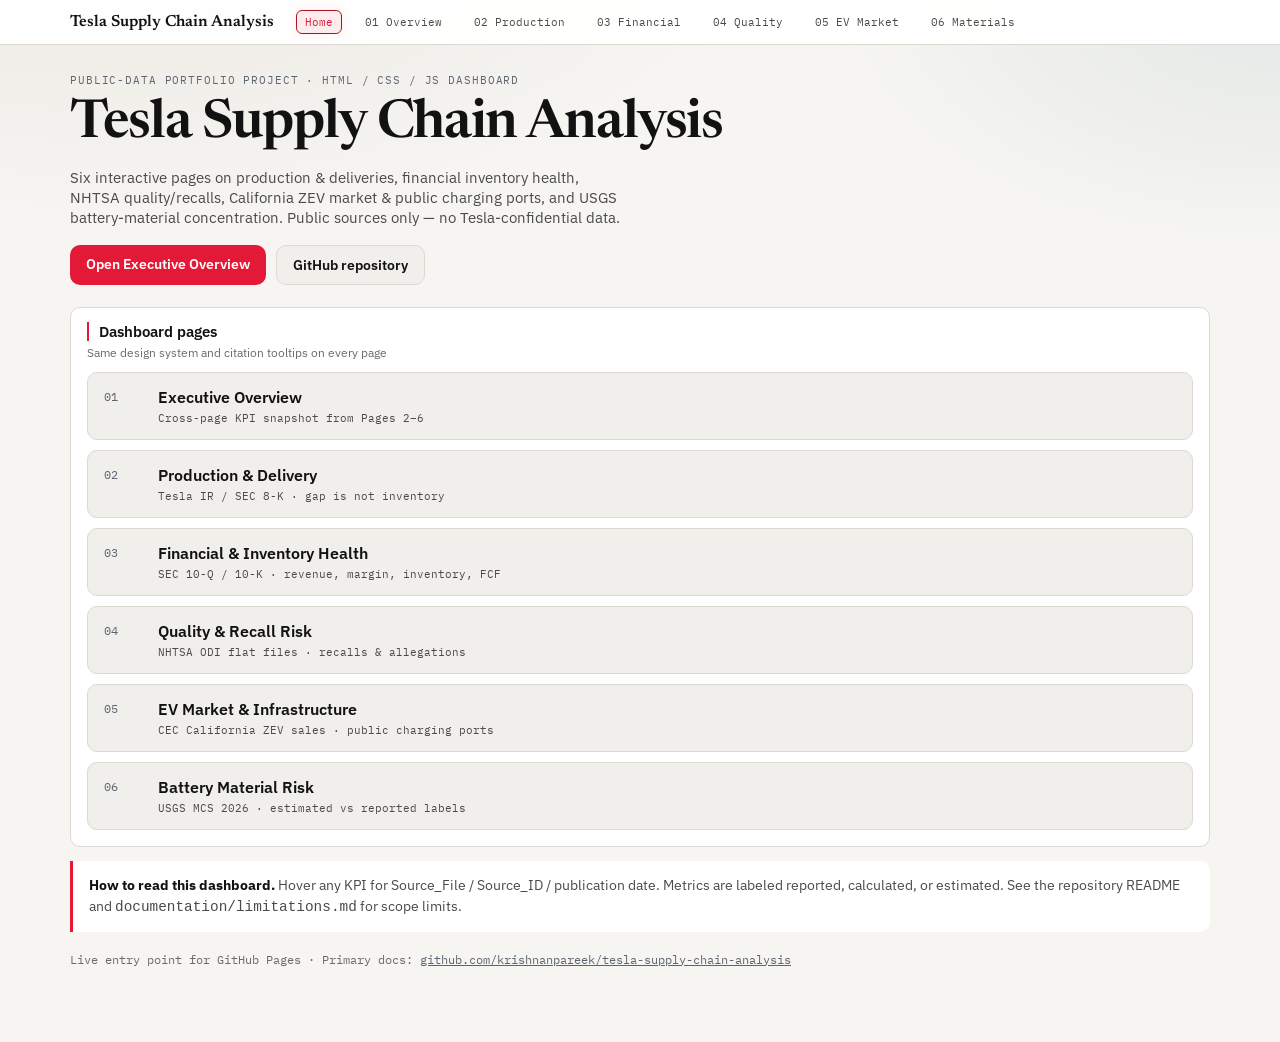
<file: index.html>
<!DOCTYPE html>
<html lang="en">
<head>
  <meta charset="UTF-8" />
  <meta name="viewport" content="width=device-width, initial-scale=1" />
  <title>Tesla Supply Chain Analysis — Dashboard</title>
  <link rel="preconnect" href="https://fonts.googleapis.com" />
  <link rel="preconnect" href="https://fonts.gstatic.com" crossorigin />
  <link href="https://fonts.googleapis.com/css2?family=IBM+Plex+Mono:wght@400;500&family=IBM+Plex+Sans:wght@400;500;600&family=Newsreader:opsz,wght@6..72,500;6..72,600&display=swap" rel="stylesheet" />
  <link rel="stylesheet" href="dashboard/assets/dashboard.css" />
  <style>
    .hero-actions { display: flex; flex-wrap: wrap; gap: 10px; margin-top: 18px; }
    .btn {
      display: inline-block;
      padding: 10px 16px;
      border-radius: var(--radius);
      text-decoration: none;
      font-weight: 600;
      font-size: 14px;
    }
    .btn-primary { background: var(--brand); color: #fff; }
    .btn-primary:hover { filter: brightness(1.05); }
    .btn-ghost {
      border: 1px solid var(--line);
      color: var(--text);
      background: var(--bg2);
    }
    .btn-ghost:hover { border-color: var(--accent-dim); }
    .page-list { display: grid; gap: 10px; margin-top: 8px; }
    .page-list a {
      display: grid;
      grid-template-columns: 42px 1fr;
      gap: 12px;
      align-items: start;
      padding: 14px 16px;
      border: 1px solid var(--line);
      border-radius: var(--radius);
      background: var(--bg2);
      color: var(--text);
      text-decoration: none;
    }
    .page-list a:hover { border-color: var(--accent-dim); }
    .page-list .num {
      font-family: var(--mono);
      font-size: 12px;
      color: var(--accent);
      padding-top: 2px;
    }
    .page-list .title { font-weight: 600; }
    .page-list .desc {
      font-family: var(--mono);
      font-size: 11px;
      color: var(--muted);
      margin-top: 4px;
    }
  </style>
</head>
<body class="theme-overview theme-light" data-theme-mode="light">
  <nav class="site-nav">
    <div class="inner">
      <span class="brand">Tesla Supply Chain Analysis</span>
      <a class="page active" href="./">Home</a>
      <a class="page" href="dashboard/page01_executive_overview.html">01 Overview</a>
      <a class="page" href="dashboard/page02_production_delivery_performance.html">02 Production</a>
      <a class="page" href="dashboard/page03_financial_inventory_health.html">03 Financial</a>
      <a class="page" href="dashboard/page04_quality_recall_risk.html">04 Quality</a>
      <a class="page" href="dashboard/page05_ev_market_infrastructure.html">05 EV Market</a>
      <a class="page" href="dashboard/page06_battery_material_risk.html">06 Materials</a>
    </div>
  </nav>

  <div class="wrap">
    <header>
      <p class="eyebrow">Public-data portfolio project · HTML / CSS / JS dashboard</p>
      <h1>Tesla Supply Chain Analysis</h1>
      <p class="sub">
        Six interactive pages on production &amp; deliveries, financial inventory health,
        NHTSA quality/recalls, California ZEV market &amp; public charging ports, and USGS
        battery-material concentration. Public sources only — no Tesla-confidential data.
      </p>
      <div class="hero-actions">
        <a class="btn btn-primary" href="dashboard/page01_executive_overview.html">Open Executive Overview</a>
        <a class="btn btn-ghost" href="https://github.com/krishnanpareek/tesla-supply-chain-analysis">GitHub repository</a>
      </div>
    </header>

    <section class="panel" style="margin-top: 8px">
      <h2>Dashboard pages</h2>
      <p class="hint">Same design system and citation tooltips on every page</p>
      <div class="page-list">
        <a href="dashboard/page01_executive_overview.html">
          <div class="num">01</div>
          <div>
            <div class="title">Executive Overview</div>
            <div class="desc">Cross-page KPI snapshot from Pages 2–6</div>
          </div>
        </a>
        <a href="dashboard/page02_production_delivery_performance.html">
          <div class="num">02</div>
          <div>
            <div class="title">Production &amp; Delivery</div>
            <div class="desc">Tesla IR / SEC 8-K · gap is not inventory</div>
          </div>
        </a>
        <a href="dashboard/page03_financial_inventory_health.html">
          <div class="num">03</div>
          <div>
            <div class="title">Financial &amp; Inventory Health</div>
            <div class="desc">SEC 10-Q / 10-K · revenue, margin, inventory, FCF</div>
          </div>
        </a>
        <a href="dashboard/page04_quality_recall_risk.html">
          <div class="num">04</div>
          <div>
            <div class="title">Quality &amp; Recall Risk</div>
            <div class="desc">NHTSA ODI flat files · recalls &amp; allegations</div>
          </div>
        </a>
        <a href="dashboard/page05_ev_market_infrastructure.html">
          <div class="num">05</div>
          <div>
            <div class="title">EV Market &amp; Infrastructure</div>
            <div class="desc">CEC California ZEV sales · public charging ports</div>
          </div>
        </a>
        <a href="dashboard/page06_battery_material_risk.html">
          <div class="num">06</div>
          <div>
            <div class="title">Battery Material Risk</div>
            <div class="desc">USGS MCS 2026 · estimated vs reported labels</div>
          </div>
        </a>
      </div>
    </section>

    <div class="callout">
      <strong style="color:var(--text)">How to read this dashboard.</strong>
      Hover any KPI for Source_File / Source_ID / publication date.
      Metrics are labeled reported, calculated, or estimated.
      See the repository README and <code>documentation/limitations.md</code> for scope limits.
    </div>
    <p class="footer-note">
      Live entry point for GitHub Pages · Primary docs:
      <a href="https://github.com/krishnanpareek/tesla-supply-chain-analysis" style="color:var(--accent)">github.com/krishnanpareek/tesla-supply-chain-analysis</a>
    </p>
  </div>
</body>
</html>
</file>
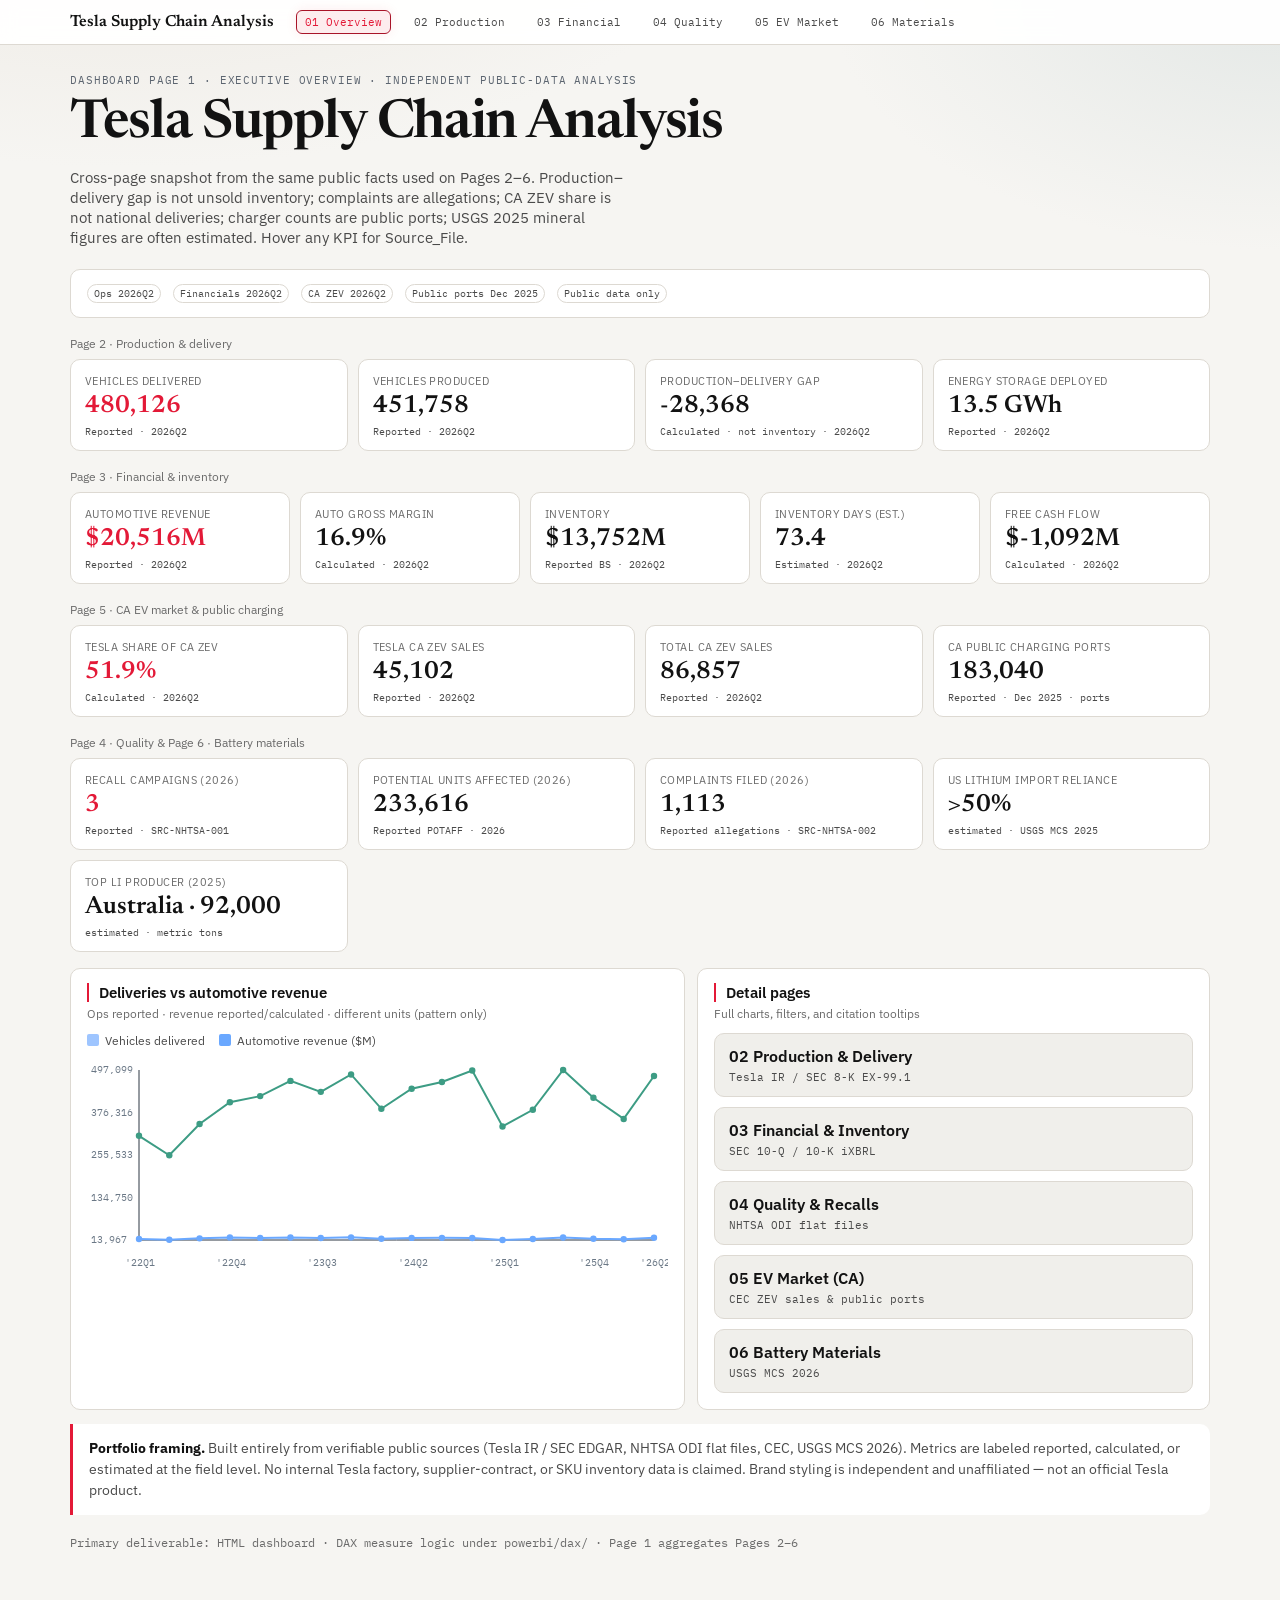
<file: dashboard/page01_executive_overview.html>
<!DOCTYPE html>
<html lang="en">
<head>
  <meta charset="UTF-8" />
  <meta name="viewport" content="width=device-width, initial-scale=1" />
  <title>Page 1 — Executive Overview | Tesla Supply Chain Analysis</title>
  <link rel="preconnect" href="https://fonts.googleapis.com" />
  <link rel="preconnect" href="https://fonts.gstatic.com" crossorigin />
  <link href="https://fonts.googleapis.com/css2?family=IBM+Plex+Mono:wght@400;500&family=IBM+Plex+Sans:wght@400;500;600&family=Newsreader:opsz,wght@6..72,500;6..72,600&display=swap" rel="stylesheet" />
  <link rel="stylesheet" href="assets/dashboard.css" />
</head>
<body class="theme-overview theme-light" data-theme-mode="light">
  <nav class="site-nav" id="siteNav"></nav>
  <div class="wrap">
    <header>
      <p class="eyebrow">Dashboard Page 1 · Executive Overview · Independent public-data analysis</p>
      <h1>Tesla Supply Chain Analysis</h1>
      <p class="sub">
        Cross-page snapshot from the same public facts used on Pages 2–6.
        Production–delivery gap is not unsold inventory; complaints are allegations;
        CA ZEV share is not national deliveries; charger counts are public ports;
        USGS 2025 mineral figures are often estimated. Hover any KPI for Source_File.
      </p>
    </header>

    <div class="controls">
      <span class="pill" id="opsPill"></span>
      <span class="pill" id="finPill"></span>
      <span class="pill" id="evPill"></span>
      <span class="pill" id="chgPill"></span>
      <span class="pill">Public data only</span>
    </div>

    <p class="hint" style="margin:0 0 8px">Page 2 · Production &amp; delivery</p>
    <section class="kpis" id="kpisOps"></section>

    <p class="hint" style="margin:18px 0 8px">Page 3 · Financial &amp; inventory</p>
    <section class="kpis k5" id="kpisFin"></section>

    <p class="hint" style="margin:18px 0 8px">Page 5 · CA EV market &amp; public charging</p>
    <section class="kpis" id="kpisMarket"></section>

    <p class="hint" style="margin:18px 0 8px">Page 4 · Quality &amp; Page 6 · Battery materials</p>
    <section class="kpis" id="kpisRisk"></section>

    <section class="grid2">
      <div class="panel">
        <h2>Deliveries vs automotive revenue</h2>
        <p class="hint">Ops reported · revenue reported/calculated · different units (pattern only)</p>
        <div class="legend">
          <span><i style="background:var(--deliv)"></i>Vehicles delivered</span>
          <span><i style="background:var(--prod)"></i>Automotive revenue ($M)</span>
        </div>
        <canvas id="chartBridge" height="220"></canvas>
      </div>
      <div class="panel">
        <h2>Detail pages</h2>
        <p class="hint">Full charts, filters, and citation tooltips</p>
        <div id="navCards" style="display:grid;gap:10px;margin-top:8px"></div>
      </div>
    </section>

    <div class="callout">
      <strong style="color:var(--text)">Portfolio framing.</strong>
      Built entirely from verifiable public sources (Tesla IR / SEC EDGAR, NHTSA ODI flat files, CEC, USGS MCS 2026).
      Metrics are labeled reported, calculated, or estimated at the field level.
      No internal Tesla factory, supplier-contract, or SKU inventory data is claimed.
      Brand styling is independent and unaffiliated — not an official Tesla product.
    </div>
    <p class="footer-note">Primary deliverable: HTML dashboard · DAX measure logic under powerbi/dax/ · Page 1 aggregates Pages 2–6</p>
  </div>
  <div class="tooltip" id="tooltip"></div>
  <script src="data/fact_tesla_operations.js"></script>
  <script src="data/fact_financials.js"></script>
  <script src="data/fact_nhtsa_annual.js"></script>
  <script src="data/fact_complaints_annual.js"></script>
  <script src="data/fact_ev_market.js"></script>
  <script src="data/fact_ev_chargers.js"></script>
  <script src="data/fact_raw_materials_kpi.js"></script>
  <script src="assets/common.js"></script>
  <script>
    Dash.renderNav("01");

    const OPS = (window.FACT_TESLA_OPS || [])
      .filter((r) => r.Vehicle_Group === "Total")
      .slice()
      .sort((a, b) => Dash.periodSort(a.Period_ID) - Dash.periodSort(b.Period_ID));
    const FIN = (window.FACT_FINANCIALS || [])
      .slice()
      .sort((a, b) => Dash.periodSort(a.Period_ID) - Dash.periodSort(b.Period_ID));
    const NHT = (window.FACT_NHTSA_ANNUAL || []).slice().sort((a, b) => a.Year - b.Year);
    const CMP = (window.FACT_COMPLAINTS_ANNUAL || []).slice().sort((a, b) => a.Year - b.Year);
    const EV = (window.FACT_EV_MARKET || [])
      .slice()
      .sort((a, b) => Dash.periodSort(a.Period_ID) - Dash.periodSort(b.Period_ID));
    const CHG = window.FACT_EV_CHARGERS || [];
    const MAT = window.FACT_RAW_MATERIALS_KPI || [];

    const ops = OPS[OPS.length - 1];
    const fin = FIN[FIN.length - 1];
    const nht = NHT[NHT.length - 1];
    const cmp = CMP[CMP.length - 1];
    const ev = EV[EV.length - 1];
    const chg = CHG[0];
    const li = MAT.find((r) => r.Commodity === "Lithium") || MAT[0];

    if (ops) document.getElementById("opsPill").textContent = "Ops " + ops.Period_ID;
    if (fin) document.getElementById("finPill").textContent = "Financials " + fin.Period_ID;
    if (ev) document.getElementById("evPill").textContent = "CA ZEV " + ev.Period_ID;
    if (chg) document.getElementById("chgPill").textContent = "Public ports " + chg.Snapshot_Label;

    function kpi(el, name, val, label, citeOpts, brandPrimary) {
      const div = document.createElement("div");
      div.className = "kpi" + (brandPrimary ? " kpi-brand-primary" : "");
      div.innerHTML =
        `<div class="lbl">${name}</div><div class="val">${val}</div><div class="meta">${label}</div>`;
      div.addEventListener("mousemove", (e) =>
        Dash.showTip(Dash.citationHtml(citeOpts), e.clientX, e.clientY)
      );
      div.addEventListener("mouseleave", Dash.hideTip);
      el.appendChild(div);
    }

    function fmtNir(v) {
      if (v == null || v === "") return "—";
      if (typeof v === "number") return Dash.fmt(v, 0) + "%";
      const s = String(v);
      return s.includes("%") ? s : s + "%";
    }

    // —— Page 2 ——
    const elOps = document.getElementById("kpisOps");
    if (ops) {
      kpi(elOps, "Vehicles Delivered", Dash.fmt(ops.Vehicles_Delivered), "Reported · " + ops.Period_ID, {
        periodId: ops.Period_ID,
        metricName: "Vehicles delivered",
        metricLabel: "Reported",
        valueText: Dash.fmt(ops.Vehicles_Delivered),
        reportingPeriod: ops.Reporting_Period || ops.Period_ID,
        publicationDate: ops.Publication_Date,
        sourceId: ops.Source_ID,
        sourceFile: ops.Source_File,
        sourceUrl: ops.Source_URL,
        note: "Fact_Tesla_Operations · Total vehicle group · Page 2",
      }, true);
      kpi(elOps, "Vehicles Produced", Dash.fmt(ops.Vehicles_Produced), "Reported · " + ops.Period_ID, {
        periodId: ops.Period_ID,
        metricName: "Vehicles produced",
        metricLabel: "Reported",
        valueText: Dash.fmt(ops.Vehicles_Produced),
        reportingPeriod: ops.Reporting_Period || ops.Period_ID,
        publicationDate: ops.Publication_Date,
        sourceId: ops.Source_ID,
        sourceFile: ops.Source_File,
        sourceUrl: ops.Source_URL,
        note: "Fact_Tesla_Operations · Page 2",
      });
      kpi(
        elOps,
        "Production–Delivery Gap",
        Dash.fmt(ops.Production_Delivery_Gap),
        "Calculated · not inventory · " + ops.Period_ID,
        {
          periodId: ops.Period_ID,
          metricName: "Production–delivery gap",
          metricLabel: "Calculated",
          valueText: Dash.fmt(ops.Production_Delivery_Gap),
          reportingPeriod: ops.Reporting_Period || ops.Period_ID,
          publicationDate: ops.Publication_Date,
          sourceId: ops.Source_ID,
          sourceFile: ops.Source_File,
          sourceUrl: ops.Source_URL,
          note: "Produced − Delivered. Not unsold inventory. Page 2",
        }
      );
      kpi(
        elOps,
        "Energy Storage Deployed",
        ops.Energy_Storage_GWh != null ? Dash.fmt(ops.Energy_Storage_GWh, 1) + " GWh" : "—",
        "Reported · " + ops.Period_ID,
        {
          periodId: ops.Period_ID,
          metricName: "Energy storage deployed",
          metricLabel: "Reported",
          valueText: Dash.fmt(ops.Energy_Storage_GWh, 1) + " GWh",
          reportingPeriod: ops.Reporting_Period || ops.Period_ID,
          publicationDate: ops.Publication_Date,
          sourceId: ops.Source_ID,
          sourceFile: ops.Source_File,
          sourceUrl: ops.Source_URL,
          note: "Fact_Tesla_Operations · GWh · Page 2",
        }
      );
    }

    // —— Page 3 ——
    const elFin = document.getElementById("kpisFin");
    if (fin) {
      kpi(elFin, "Automotive Revenue", Dash.fmtUSD(fin.Automotive_Revenue), "Reported · " + fin.Period_ID, {
        periodId: fin.Period_ID,
        metricName: "Automotive revenue",
        metricLabel: "Reported",
        valueText: Dash.fmtUSD(fin.Automotive_Revenue),
        reportingPeriod: fin.Reporting_Period,
        publicationDate: fin.Publication_Date,
        sourceId: fin.Source_ID,
        sourceFile: fin.Source_File,
        sourceUrl: fin.Source_URL,
        note: "USD millions · Page 3",
      }, true);
      kpi(elFin, "Auto Gross Margin", Dash.fmtPct(fin.Automotive_Gross_Margin), "Calculated · " + fin.Period_ID, {
        periodId: fin.Period_ID,
        metricName: "Automotive gross margin",
        metricLabel: "Calculated",
        valueText: Dash.fmtPct(fin.Automotive_Gross_Margin),
        reportingPeriod: fin.Reporting_Period,
        publicationDate: fin.Publication_Date,
        sourceId: fin.Source_ID,
        sourceFile: fin.Source_File,
        sourceUrl: fin.Source_URL,
        note: "Page 3",
      });
      kpi(elFin, "Inventory", Dash.fmtUSD(fin.Inventory), "Reported BS · " + fin.Period_ID, {
        periodId: fin.Period_ID,
        metricName: "Inventory",
        metricLabel: "Reported",
        valueText: Dash.fmtUSD(fin.Inventory),
        reportingPeriod: fin.Reporting_Period,
        publicationDate: fin.Publication_Date,
        sourceId: fin.Source_ID,
        sourceFile: fin.Source_File,
        sourceUrl: fin.Source_URL,
        note: "Consolidated $ inventory, not vehicle units · Page 3",
      });
      kpi(
        elFin,
        "Inventory Days (est.)",
        Dash.fmt(fin.Inventory_Days_Estimate, 1),
        "Estimated · " + fin.Period_ID,
        {
          periodId: fin.Period_ID,
          metricName: "Inventory days",
          metricLabel: "Estimated",
          valueText: Dash.fmt(fin.Inventory_Days_Estimate, 1),
          reportingPeriod: fin.Reporting_Period,
          publicationDate: fin.Publication_Date,
          sourceId: fin.Source_ID,
          sourceFile: fin.Source_File,
          sourceUrl: fin.Source_URL,
          note: "Page 3 estimated days-on-hand proxy",
        }
      );
      kpi(elFin, "Free Cash Flow", Dash.fmtUSD(fin.Free_Cash_Flow), "Calculated · " + fin.Period_ID, {
        periodId: fin.Period_ID,
        metricName: "Free cash flow",
        metricLabel: "Calculated",
        valueText: Dash.fmtUSD(fin.Free_Cash_Flow),
        reportingPeriod: fin.Reporting_Period,
        publicationDate: fin.Publication_Date,
        sourceId: fin.Source_ID,
        sourceFile: fin.Source_File,
        sourceUrl: fin.Source_URL,
        note: (fin.OCF_Capex_Metric_Label || "") + " · Page 3",
      });
    }

    // —— Page 5 ——
    const elMkt = document.getElementById("kpisMarket");
    if (ev) {
      kpi(
        elMkt,
        "Tesla Share of CA ZEV",
        Dash.fmtPct(ev.Tesla_Share_of_ZEV_Sales),
        "Calculated · " + ev.Period_ID,
        {
          periodId: ev.Period_ID,
          metricName: "Tesla share of CA ZEV sales",
          metricLabel: "Calculated",
          valueText: Dash.fmtPct(ev.Tesla_Share_of_ZEV_Sales),
          reportingPeriod: ev.Period_ID + " · California",
          publicationDate: ev.Data_As_Of,
          sourceId: ev.Source_ID,
          sourceFile: ev.Source_File_ZEV,
          sourceUrl: ev.Source_URL_ZEV,
          note: "Not national deliveries · Page 5",
        },
        true
      );
      kpi(
        elMkt,
        "Tesla CA ZEV Sales",
        Dash.fmt(ev.Tesla_ZEV_Sales_CA),
        "Reported · " + ev.Period_ID,
        {
          periodId: ev.Period_ID,
          metricName: "Tesla CA ZEV sales",
          metricLabel: "Reported",
          valueText: Dash.fmt(ev.Tesla_ZEV_Sales_CA),
          reportingPeriod: ev.Period_ID + " · California",
          publicationDate: ev.Data_As_Of,
          sourceId: ev.Source_ID,
          sourceFile: ev.Source_File_ZEV,
          sourceUrl: ev.Source_URL_ZEV,
          note: "Page 5",
        }
      );
      kpi(
        elMkt,
        "Total CA ZEV Sales",
        Dash.fmt(ev.Total_ZEV_Sales_CA),
        "Reported · " + ev.Period_ID,
        {
          periodId: ev.Period_ID,
          metricName: "Total CA ZEV sales",
          metricLabel: "Reported",
          valueText: Dash.fmt(ev.Total_ZEV_Sales_CA),
          reportingPeriod: ev.Period_ID + " · California",
          publicationDate: ev.Data_As_Of,
          sourceId: ev.Source_ID,
          sourceFile: ev.Source_File_ZEV,
          sourceUrl: ev.Source_URL_ZEV,
          note: "Page 5",
        }
      );
    }
    if (chg) {
      kpi(
        elMkt,
        "CA Public Charging Ports",
        Dash.fmt(chg.Public_Ports_Total),
        "Reported · " + chg.Snapshot_Label + " · ports",
        {
          periodId: chg.Snapshot_Label,
          metricName: "Public charging ports",
          metricLabel: chg.Metric_Label || "Reported",
          valueText: Dash.fmt(chg.Public_Ports_Total),
          reportingPeriod: "Snapshot " + chg.Snapshot_Label + " · unit: charging ports",
          publicationDate: chg.Data_As_Of_File,
          sourceId: chg.Source_ID,
          sourceFile: chg.Source_File,
          sourceUrl: chg.Source_URL,
          note:
            "Public L1+L2+DCFC only. Excludes shared-private (" +
            Dash.fmt(chg.Shared_Private_Ports_Total) +
            ") and residential. Page 5",
        }
      );
    }

    // —— Page 4 + Page 6 ——
    const elRisk = document.getElementById("kpisRisk");
    if (nht) {
      kpi(
        elRisk,
        "Recall Campaigns (" + nht.Year + ")",
        Dash.fmt(nht.Recall_Campaign_Count),
        "Reported · SRC-NHTSA-001",
        {
          periodId: String(nht.Year),
          metricName: "Recall campaigns",
          metricLabel: nht.Metric_Label || "Reported",
          valueText: Dash.fmt(nht.Recall_Campaign_Count),
          reportingPeriod: "Calendar " + nht.Year,
          publicationDate: nht.Snapshot_Date,
          sourceId: nht.Source_ID,
          sourceFile: "Fact_NHTSA_Annual.csv",
          sourceUrl: "https://www.nhtsa.gov/nhtsa-datasets-and-apis",
          note: (nht.Notes || "") + " · Page 4 flat-file recalls",
        },
        true
      );
      kpi(
        elRisk,
        "Potential Units Affected (" + nht.Year + ")",
        Dash.fmt(nht.Potential_Units_Affected_Sum),
        "Reported POTAFF · " + nht.Year,
        {
          periodId: String(nht.Year),
          metricName: "Potential units affected",
          metricLabel: nht.Metric_Label || "Reported",
          valueText: Dash.fmt(nht.Potential_Units_Affected_Sum),
          reportingPeriod: "Calendar " + nht.Year,
          publicationDate: nht.Snapshot_Date,
          sourceId: nht.Source_ID,
          sourceFile: "Fact_NHTSA_Annual.csv",
          note: "Max POTAFF per campaign, then summed · not repairs completed · Page 4",
        }
      );
    }
    if (cmp) {
      kpi(
        elRisk,
        "Complaints Filed (" + cmp.Year + ")",
        Dash.fmt(cmp.Complaint_Count),
        "Reported allegations · SRC-NHTSA-002",
        {
          periodId: String(cmp.Year),
          metricName: "Complaints filed",
          metricLabel: cmp.Metric_Label || "Reported",
          valueText: Dash.fmt(cmp.Complaint_Count),
          reportingPeriod: "Calendar " + cmp.Year,
          publicationDate: cmp.Snapshot_Date,
          sourceId: cmp.Source_ID,
          sourceFile: "Fact_Complaints / FLAT_CMPL",
          sourceUrl: "https://www.nhtsa.gov/nhtsa-datasets-and-apis",
          note: (cmp.Notes || "Distinct ODINO allegations") + " · Page 4",
        }
      );
    }
    if (li) {
      const nirText = fmtNir(li.Net_Import_Reliance_US);
      const nirLabel = li.Net_Import_Reliance_Metric_Label || "estimated";
      const top = (li.Top_Producers || []).find((p) => !/world/i.test(p.Country || ""));
      kpi(elRisk, "US Lithium Import Reliance", nirText, nirLabel + " · USGS MCS 2025", {
        periodId: "Lithium",
        metricName: "US net import reliance (lithium)",
        metricLabel: nirLabel,
        valueText: nirText,
        reportingPeriod: "MCS year " + (li.Net_Import_Reliance_Year || li.Primary_Year),
        publicationDate: li.Publication_Date,
        sourceId: li.Source_ID,
        sourceFile: li.Source_File,
        sourceUrl: li.Source_URL,
        note:
          (li.Net_Import_Reliance_Notes || "Structural market statistic — not Tesla purchase volume") +
          " · Page 6",
      });
      if (top) {
        kpi(
          elRisk,
          "Top Li Producer (2025)",
          top.Country + " · " + Dash.fmt(top.Value),
          (top.Metric_Label || "estimated") + " · metric tons",
          {
            periodId: "Lithium",
            metricName: "Top lithium producer output",
            metricLabel: top.Metric_Label || "estimated",
            valueText: top.Country + " " + Dash.fmt(top.Value) + " " + (top.Unit || ""),
            reportingPeriod: "MCS year " + (li.Top_Producers_Year || 2025),
            publicationDate: li.Publication_Date,
            sourceId: li.Source_ID,
            sourceFile: li.Source_File,
            sourceUrl: li.Source_URL,
            note: (top.Notes || "") + " · World total " + Dash.fmt(li.World_Mine_Production) + " · Page 6",
          }
        );
      }
    }

    // Bridge chart
    if (FIN.length) {
      const periods = FIN.map((r) => r.Period_ID);
      const deliv = periods.map((pid) => {
        const o = OPS.find((r) => r.Period_ID === pid);
        return o ? o.Vehicles_Delivered : null;
      });
      Dash.drawLineChart(
        document.getElementById("chartBridge"),
        [
          { color: "#3d9c84", values: deliv },
          { color: "#6aa8ff", values: FIN.map((r) => r.Automotive_Revenue) },
        ],
        {
          labels: periods.map((p) => p.replace("20", "'")),
          yFormat: (v) => Dash.fmt(v, 0),
          onHover: (i, x, y) => {
            const f = FIN[i];
            const o = OPS.find((r) => r.Period_ID === f.Period_ID);
            Dash.showTip(
              Dash.citationHtml({
                periodId: f.Period_ID,
                metricName: "Deliveries / Auto revenue",
                metricLabel: "Reported",
                valueText:
                  "Deliveries " +
                  Dash.fmt(o && o.Vehicles_Delivered) +
                  " · Auto rev " +
                  Dash.fmtUSD(f.Automotive_Revenue),
                reportingPeriod: f.Reporting_Period,
                publicationDate: f.Publication_Date,
                sourceId: f.Source_ID,
                sourceFile: f.Source_File + (o ? " + " + o.Source_File : ""),
                sourceUrl: f.Source_URL,
                note: "Different units on one axis for pattern comparison only — use Pages 2–3 for analysis",
              }),
              x,
              y
            );
          },
        }
      );
    }

    const links = [
      ["02 Production & Delivery", "page02_production_delivery_performance.html", "Tesla IR / SEC 8-K EX-99.1"],
      ["03 Financial & Inventory", "page03_financial_inventory_health.html", "SEC 10-Q / 10-K iXBRL"],
      ["04 Quality & Recalls", "page04_quality_recall_risk.html", "NHTSA ODI flat files"],
      ["05 EV Market (CA)", "page05_ev_market_infrastructure.html", "CEC ZEV sales & public ports"],
      ["06 Battery Materials", "page06_battery_material_risk.html", "USGS MCS 2026"],
    ];
    document.getElementById("navCards").innerHTML = links
      .map(
        ([t, href, s]) =>
          `<a href="${href}" style="display:block;padding:12px 14px;border:1px solid var(--line);border-radius:var(--radius);background:var(--bg2);color:var(--text);text-decoration:none">
        <div style="font-weight:600">${t}</div>
        <div style="font-family:var(--mono);font-size:11px;color:var(--muted);margin-top:4px">${s}</div>
      </a>`
      )
      .join("");
  </script>
</body>
</html>
</file>
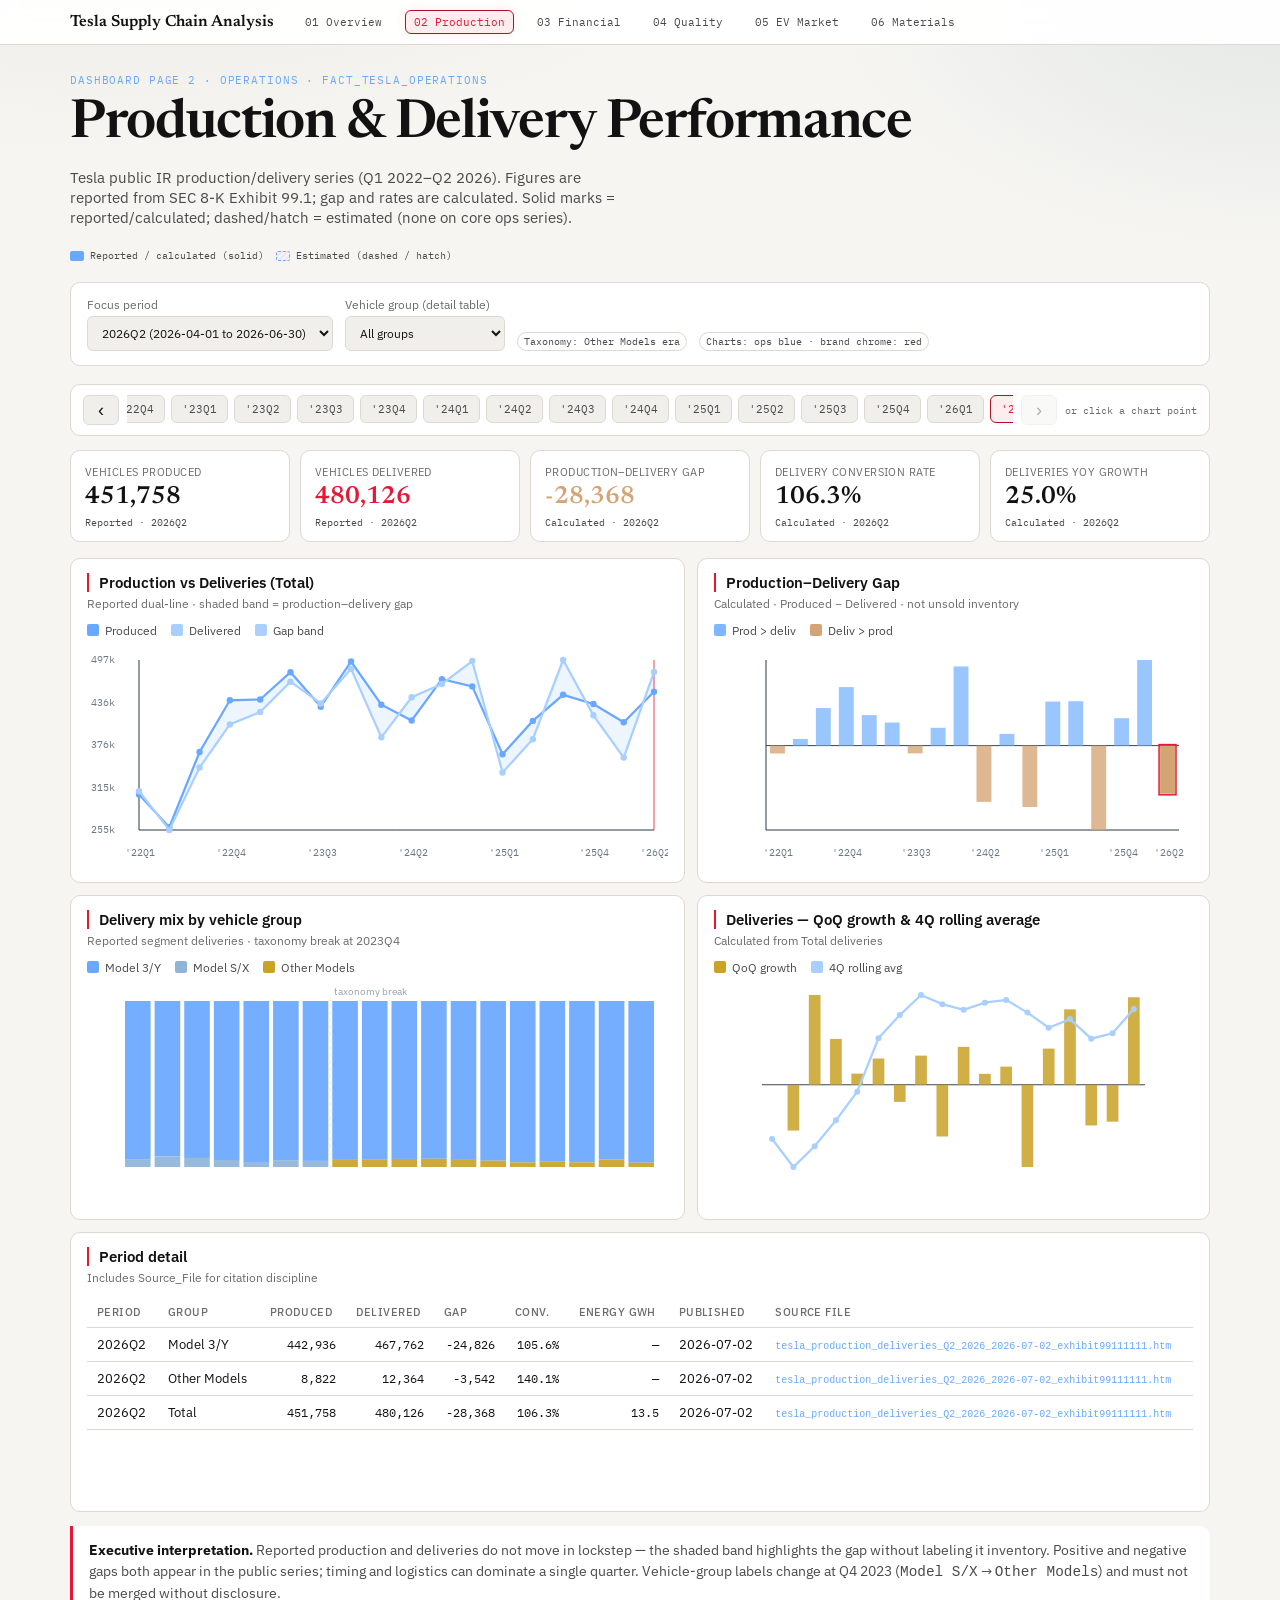
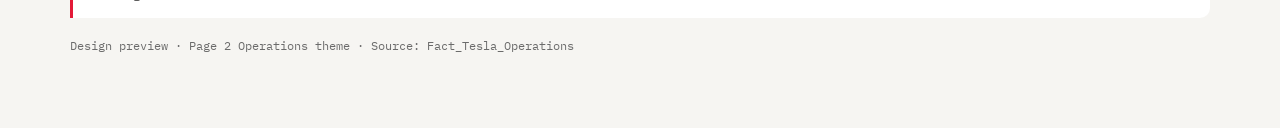
<file: dashboard/page02_production_delivery_performance.html>
<!DOCTYPE html>
<html lang="en">
<head>
  <meta charset="UTF-8" />
  <meta name="viewport" content="width=device-width, initial-scale=1" />
  <title>Page 2 — Production & Delivery Performance | Tesla Supply Chain Analysis</title>
  <link rel="preconnect" href="https://fonts.googleapis.com" />
  <link rel="preconnect" href="https://fonts.gstatic.com" crossorigin />
  <link href="https://fonts.googleapis.com/css2?family=IBM+Plex+Mono:wght@400;500&family=IBM+Plex+Sans:wght@400;500;600&family=Newsreader:opsz,wght@6..72,500;6..72,600&display=swap" rel="stylesheet" />
  <link rel="stylesheet" href="assets/dashboard.css" />
</head>
<body class="theme-ops theme-light" data-theme-mode="light">
  <nav class="site-nav" id="siteNav"></nav>
  <div class="wrap">
    <header>
      <p class="eyebrow">Dashboard Page 2 · Operations · Fact_Tesla_Operations</p>
      <h1>Production &amp; Delivery Performance</h1>
      <p class="sub">
        Tesla public IR production/delivery series (Q1 2022–Q2 2026). Figures are reported from SEC 8-K Exhibit 99.1;
        gap and rates are calculated. Solid marks = reported/calculated; dashed/hatch = estimated (none on core ops series).
      </p>
    </header>

    <div class="metric-key" aria-hidden="true">
      <span><i class="swatch solid"></i> Reported / calculated (solid)</span>
      <span><i class="swatch estimated"></i> Estimated (dashed / hatch)</span>
    </div>

    <div class="controls">
      <label>Focus period
        <select id="periodSelect"></select>
      </label>
      <label>Vehicle group (detail table)
        <select id="groupSelect">
          <option value="ALL">All groups</option>
          <option value="Total">Total</option>
          <option value="Model 3/Y">Model 3/Y</option>
          <option value="Model S/X">Model S/X</option>
          <option value="Other Models">Other Models</option>
        </select>
      </label>
      <span class="pill" id="taxonomyPill"></span>
      <span class="pill">Charts: ops blue · brand chrome: red</span>
    </div>

    <div class="time-selector" id="timeSelector" aria-label="Quarter time selector">
      <button type="button" class="time-nav" id="timePrev" aria-label="Previous quarter">‹</button>
      <div class="time-strip" id="timeStrip" role="listbox" aria-label="Select quarter"></div>
      <button type="button" class="time-nav" id="timeNext" aria-label="Next quarter">›</button>
      <span class="time-hint">or click a chart point</span>
    </div>

    <section class="kpis k5" id="kpis"></section>

    <section class="grid2">
      <div class="panel">
        <h2>Production vs Deliveries (Total)</h2>
        <p class="hint">Reported dual-line · shaded band = production–delivery gap</p>
        <div class="legend">
          <span><i class="solid" style="background:var(--prod)"></i>Produced</span>
          <span><i class="solid" style="background:var(--deliv)"></i>Delivered</span>
          <span><i class="gap-fill" style="background:var(--accent)"></i>Gap band</span>
        </div>
        <canvas id="chartTrend" height="240"></canvas>
      </div>
      <div class="panel">
        <h2>Production–Delivery Gap</h2>
        <p class="hint">Calculated · Produced − Delivered · not unsold inventory</p>
        <div class="legend">
          <span><i class="solid" style="background:var(--gap-pos)"></i>Prod &gt; deliv</span>
          <span><i class="solid" style="background:var(--gap-neg)"></i>Deliv &gt; prod</span>
        </div>
        <canvas id="chartGap" height="240"></canvas>
      </div>
    </section>

    <section class="grid2">
      <div class="panel">
        <h2>Delivery mix by vehicle group</h2>
        <p class="hint">Reported segment deliveries · taxonomy break at 2023Q4</p>
        <div class="legend">
          <span><i class="solid" style="background:var(--prod)"></i>Model 3/Y</span>
          <span><i class="solid" style="background:var(--series-2)"></i>Model S/X</span>
          <span><i class="solid" style="background:var(--series-3)"></i>Other Models</span>
        </div>
        <canvas id="chartMix" height="220"></canvas>
      </div>
      <div class="panel">
        <h2>Deliveries — QoQ growth &amp; 4Q rolling average</h2>
        <p class="hint">Calculated from Total deliveries</p>
        <div class="legend">
          <span><i class="solid" style="background:var(--series-3)"></i>QoQ growth</span>
          <span><i class="solid" style="background:var(--deliv)"></i>4Q rolling avg</span>
        </div>
        <canvas id="chartGrowth" height="220"></canvas>
      </div>
    </section>

    <section class="panel">
      <h2>Period detail</h2>
      <p class="hint">Includes Source_File for citation discipline</p>
      <div class="table-wrap">
        <table>
          <thead>
            <tr>
              <th>Period</th>
              <th>Group</th>
              <th>Produced</th>
              <th>Delivered</th>
              <th>Gap</th>
              <th>Conv.</th>
              <th>Energy GWh</th>
              <th>Published</th>
              <th>Source file</th>
            </tr>
          </thead>
          <tbody id="detailBody"></tbody>
        </table>
      </div>
    </section>

    <div class="callout">
      <strong style="color:var(--text)">Executive interpretation.</strong>
      Reported production and deliveries do not move in lockstep — the shaded band highlights the gap without labeling it inventory.
      Positive and negative gaps both appear in the public series; timing and logistics can dominate a single quarter.
      Vehicle-group labels change at Q4 2023 (<code>Model S/X</code> → <code>Other Models</code>) and must not be merged without disclosure.
    </div>
    <p class="footer-note">Design preview · Page 2 Operations theme · Source: Fact_Tesla_Operations</p>
  </div>

  <div class="tooltip" id="tooltip"></div>
  <script src="data/fact_tesla_operations.js"></script>
  <script src="assets/common.js"></script>
  <script>
    Dash.renderNav("02");
    const DATA = window.FACT_TESLA_OPS || [];

    function totals() {
      return DATA.filter((d) => d.Vehicle_Group === "Total")
        .sort((a, b) => Dash.periodSort(a.Period_ID) - Dash.periodSort(b.Period_ID));
    }

    function citationHtml(row, metricName, metricLabel, valueText) {
      return Dash.citationHtml({
        periodId: row.Period_ID + " · " + row.Vehicle_Group,
        metricName: metricName,
        metricLabel: metricLabel,
        valueText: valueText,
        reportingPeriod: row.Reporting_Period,
        publicationDate: row.Publication_Date,
        sourceId: row.Source_ID,
        sourceFile: row.Source_File,
        note: "Gap is not unsold inventory.",
      });
    }

    const T = totals();
    const periodSelect = document.getElementById("periodSelect");
    const timeStrip = document.getElementById("timeStrip");
    const timePrev = document.getElementById("timePrev");
    const timeNext = document.getElementById("timeNext");
    T.forEach((r) => {
      const opt = document.createElement("option");
      opt.value = r.Period_ID;
      opt.textContent = r.Period_ID + " (" + r.Reporting_Period + ")";
      periodSelect.appendChild(opt);
    });
    if (T.length) periodSelect.value = T[T.length - 1].Period_ID;

    function selectedIndex() {
      const i = T.findIndex((r) => r.Period_ID === periodSelect.value);
      return i < 0 ? T.length - 1 : i;
    }

    function selectedTotal() {
      return T[selectedIndex()] || T[T.length - 1];
    }

    function setPeriodByIndex(i, scrollChip) {
      if (!T.length) return;
      const idx = Math.max(0, Math.min(T.length - 1, i));
      const pid = T[idx].Period_ID;
      if (periodSelect.value === pid) {
        syncTimeStrip(scrollChip);
        renderCharts();
        return;
      }
      periodSelect.value = pid;
      renderAll();
      if (scrollChip) syncTimeStrip(true);
    }

    function syncTimeStrip(scrollIntoView) {
      const idx = selectedIndex();
      timeStrip.querySelectorAll(".time-chip").forEach((chip, i) => {
        const on = i === idx;
        chip.classList.toggle("active", on);
        chip.setAttribute("aria-selected", on ? "true" : "false");
        if (on && scrollIntoView) {
          chip.scrollIntoView({ behavior: "smooth", inline: "center", block: "nearest" });
        }
      });
      timePrev.disabled = idx <= 0;
      timeNext.disabled = idx >= T.length - 1;
    }

    function buildTimeStrip() {
      timeStrip.innerHTML = "";
      T.forEach((r, i) => {
        const btn = document.createElement("button");
        btn.type = "button";
        btn.className = "time-chip";
        btn.setAttribute("role", "option");
        btn.dataset.index = String(i);
        btn.textContent = r.Period_ID.replace("20", "'");
        btn.title = r.Reporting_Period;
        btn.addEventListener("click", () => setPeriodByIndex(i, true));
        timeStrip.appendChild(btn);
      });
      syncTimeStrip(true);
    }

    function renderKpis() {
      const row = selectedTotal();
      if (!row) return;
      const idx = T.findIndex((r) => r.Period_ID === row.Period_ID);
      const yoyBase = idx >= 4 ? T[idx - 4].Vehicles_Delivered : null;
      const yoy = yoyBase ? (row.Vehicles_Delivered - yoyBase) / yoyBase : null;
      const gapClass = row.Production_Delivery_Gap > 0 ? "gap-pos" : row.Production_Delivery_Gap < 0 ? "gap-neg" : "";
      const cards = [
        { name: "Vehicles Produced", label: "Reported", val: Dash.fmt(row.Vehicles_Produced), cls: "" },
        { name: "Vehicles Delivered", label: "Reported", val: Dash.fmt(row.Vehicles_Delivered), cls: "", brand: true },
        { name: "Production–Delivery Gap", label: "Calculated", val: Dash.fmt(row.Production_Delivery_Gap), cls: gapClass },
        { name: "Delivery Conversion Rate", label: "Calculated", val: Dash.fmtPct(row.Delivery_Conversion_Rate), cls: "" },
        { name: "Deliveries YoY Growth", label: "Calculated", val: Dash.fmtPct(yoy), cls: "" },
      ];
      const el = document.getElementById("kpis");
      el.innerHTML = "";
      cards.forEach((c) => {
        const div = document.createElement("div");
        div.className =
          "kpi " + Dash.metricClass(c.label) + " " + c.cls + (c.brand ? " kpi-brand-primary" : "");
        div.innerHTML = `<div class="lbl">${c.name}</div><div class="val">${c.val}</div><div class="meta">${c.label} · ${row.Period_ID}</div>`;
        div.addEventListener("mousemove", (e) => {
          Dash.showTip(citationHtml(row, c.name, c.label, c.val), e.clientX, e.clientY);
        });
        div.addEventListener("mouseleave", Dash.hideTip);
        el.appendChild(div);
      });
      const flags = row.Format_Flags || "";
      document.getElementById("taxonomyPill").textContent = flags.includes("Other_Models")
        ? "Taxonomy: Other Models era"
        : "Taxonomy: Model S/X era";
    }

    function drawMix(canvas) {
      const ctx = canvas.getContext("2d");
      const dpr = window.devicePixelRatio || 1;
      const w = Math.max(1, canvas.clientWidth);
      const h = Math.max(1, canvas.clientHeight || Number(canvas.getAttribute("height")) || 220);
      canvas.width = Math.round(w * dpr);
      canvas.height = Math.round(h * dpr);
      ctx.setTransform(dpr, 0, 0, dpr, 0, 0);
      ctx.clearRect(0, 0, w, h);
      const pad = { l: 36, r: 12, t: 18, b: 36 };
      const plotW = w - pad.l - pad.r;
      const plotH = h - pad.t - pad.b;
      const periods = T.map((r) => r.Period_ID);
      const breakIdx = periods.indexOf("2023Q4");
      const c3y = Dash.cssVar("--prod", "#6aa8ff");
      const csx = Dash.cssVar("--series-2", "#8eb4d9");
      const coth = Dash.cssVar("--series-3", "#c9a227");

      periods.forEach((pid, i) => {
        const segs = DATA.filter((d) => d.Period_ID === pid && d.Vehicle_Group !== "Total");
        const sum = segs.reduce((a, s) => a + s.Vehicles_Delivered, 0) || 1;
        let y = pad.t;
        const x = pad.l + i * (plotW / periods.length) + 2;
        const bw = (plotW / periods.length) - 4;
        segs.forEach((s) => {
          const bh = (s.Vehicles_Delivered / sum) * plotH;
          ctx.fillStyle =
            s.Vehicle_Group === "Model 3/Y" ? c3y : s.Vehicle_Group === "Model S/X" ? csx : coth;
          ctx.globalAlpha = 0.92;
          ctx.fillRect(x, y, bw, bh);
          ctx.globalAlpha = 1;
          y += bh;
        });
      });
      if (breakIdx >= 0) {
        const x = pad.l + breakIdx * (plotW / periods.length);
        ctx.strokeStyle = "#e8eef4";
        ctx.setLineDash([4, 3]);
        ctx.beginPath();
        ctx.moveTo(x, pad.t - 4);
        ctx.lineTo(x, pad.t + plotH);
        ctx.stroke();
        ctx.setLineDash([]);
        ctx.fillStyle = "#93a1b0";
        ctx.font = "10px IBM Plex Sans, sans-serif";
        ctx.fillText("taxonomy break", x + 4, pad.t - 6);
      }
      canvas.onmousemove = (e) => {
        const rect = canvas.getBoundingClientRect();
        const x = e.clientX - rect.left;
        const i = Math.max(0, Math.min(periods.length - 1, Math.floor((x - pad.l) / (plotW / periods.length))));
        const pid = periods[i];
        const segs = DATA.filter((d) => d.Period_ID === pid && d.Vehicle_Group !== "Total");
        const totalRow = T.find((r) => r.Period_ID === pid);
        const body = segs.map((s) => s.Vehicle_Group + ": " + Dash.fmt(s.Vehicles_Delivered)).join("<br/>");
        Dash.showTip(citationHtml(totalRow, "Delivery mix (segments)", "Reported", body), e.clientX, e.clientY);
      };
      canvas.onmouseleave = Dash.hideTip;
    }

    function drawGrowth(canvas) {
      const qoq = T.map((r, i) => {
        if (i === 0) return null;
        const prev = T[i - 1].Vehicles_Delivered;
        return (r.Vehicles_Delivered - prev) / prev;
      });
      const roll = T.map((_, i) => {
        const slice = T.slice(Math.max(0, i - 3), i + 1);
        return slice.reduce((a, r) => a + r.Vehicles_Delivered, 0) / slice.length;
      });
      const ctx = canvas.getContext("2d");
      const dpr = window.devicePixelRatio || 1;
      const w = Math.max(1, canvas.clientWidth);
      const h = Math.max(1, canvas.clientHeight || Number(canvas.getAttribute("height")) || 220);
      canvas.width = Math.round(w * dpr);
      canvas.height = Math.round(h * dpr);
      ctx.setTransform(dpr, 0, 0, dpr, 0, 0);
      ctx.clearRect(0, 0, w, h);
      const pad = { l: 48, r: 48, t: 12, b: 36 };
      const plotW = w - pad.l - pad.r;
      const plotH = h - pad.t - pad.b;
      const qmin = Math.min(...qoq.filter((v) => v != null), 0);
      const qmax = Math.max(...qoq.filter((v) => v != null), 0.01);
      const rmin = Math.min(...roll);
      const rmax = Math.max(...roll);
      const xAt = (i) => pad.l + (i + 0.2) * (plotW / T.length);
      const barW = (plotW / T.length) * 0.55;
      const yQ = (v) => {
        const span = qmax - qmin || 1;
        return pad.t + plotH - ((v - qmin) / span) * plotH;
      };
      const yR = (v) => {
        const span = rmax - rmin || 1;
        return pad.t + plotH - ((v - rmin) / span) * plotH;
      };
      const barColor = Dash.cssVar("--series-3", "#c9a227");
      const lineColor = Dash.cssVar("--deliv", "#a8cfff");

      if (qmin < 0 && qmax > 0) {
        ctx.strokeStyle = "#3a4552";
        ctx.beginPath();
        ctx.moveTo(pad.l, yQ(0));
        ctx.lineTo(pad.l + plotW, yQ(0));
        ctx.stroke();
      }
      qoq.forEach((v, i) => {
        if (v == null) return;
        const y = yQ(v);
        const y0 = yQ(0);
        ctx.fillStyle = barColor;
        ctx.globalAlpha = 0.85;
        ctx.fillRect(xAt(i), Math.min(y, y0), barW, Math.max(Math.abs(y - y0), 1));
        ctx.globalAlpha = 1;
      });
      ctx.strokeStyle = lineColor;
      ctx.lineWidth = 2.25;
      ctx.beginPath();
      roll.forEach((v, i) => {
        const x = xAt(i) + barW / 2;
        const y = yR(v);
        if (i === 0) ctx.moveTo(x, y);
        else ctx.lineTo(x, y);
      });
      ctx.stroke();
      roll.forEach((v, i) => {
        ctx.fillStyle = lineColor;
        ctx.beginPath();
        ctx.arc(xAt(i) + barW / 2, yR(v), 3, 0, Math.PI * 2);
        ctx.fill();
      });

      canvas.onmousemove = (e) => {
        const rect = canvas.getBoundingClientRect();
        const x = e.clientX - rect.left;
        let best = 0;
        let bestDist = Infinity;
        for (let i = 0; i < T.length; i++) {
          const d = Math.abs(xAt(i) + barW / 2 - x);
          if (d < bestDist) {
            bestDist = d;
            best = i;
          }
        }
        if (bestDist > 22) {
          Dash.hideTip();
          return;
        }
        const row = T[best];
        Dash.showTip(
          citationHtml(
            row,
            "QoQ growth / 4Q rolling avg",
            "Calculated",
            "QoQ: " + Dash.fmtPct(qoq[best]) + "<br/>4Q rolling avg deliveries: " + Dash.fmt(roll[best])
          ),
          e.clientX,
          e.clientY
        );
      };
      canvas.onmouseleave = Dash.hideTip;
    }

    function renderCharts() {
      const labs = T.map((r) => r.Period_ID.replace("20", "'"));
      const sel = selectedIndex();
      Dash.drawDualLineGap(
        document.getElementById("chartTrend"),
        T.map((r) => r.Vehicles_Produced),
        T.map((r) => r.Vehicles_Delivered),
        {
          labels: labs,
          prodLabel: "reported",
          delivLabel: "reported",
          selectedIndex: sel,
          yFormat: (v) => Dash.fmt(v / 1000, 0) + "k",
          onHover: (i, x, y) => {
            const row = T[i];
            Dash.showTip(
              citationHtml(
                row,
                "Produced / Delivered",
                "Reported",
                "Produced " +
                  Dash.fmt(row.Vehicles_Produced) +
                  "<br/>Delivered " +
                  Dash.fmt(row.Vehicles_Delivered) +
                  "<br/>Gap " +
                  Dash.fmt(row.Production_Delivery_Gap) +
                  " (calculated)<br/><span style='color:#93a1b0'>Click to focus this quarter</span>"
              ),
              x,
              y
            );
          },
          onSelect: (i) => setPeriodByIndex(i, true),
        }
      );

      Dash.drawBarChart(
        document.getElementById("chartGap"),
        T.map((r) => r.Production_Delivery_Gap),
        {
          labels: labs,
          metricLabel: "calculated",
          selectedIndex: sel,
          colors: T.map((r) =>
            r.Production_Delivery_Gap >= 0
              ? Dash.cssVar("--gap-pos", "#6aa8ff")
              : Dash.cssVar("--gap-neg", "#d4a574")
          ),
          onHover: (i, x, y) => {
            const row = T[i];
            Dash.showTip(
              citationHtml(
                row,
                "Production–Delivery Gap",
                "Calculated",
                Dash.fmt(row.Production_Delivery_Gap) +
                  "<br/><span style='color:#93a1b0'>Click to focus this quarter</span>"
              ),
              x,
              y
            );
          },
          onSelect: (i) => setPeriodByIndex(i, true),
        }
      );

      drawMix(document.getElementById("chartMix"));
      drawGrowth(document.getElementById("chartGrowth"));
    }

    function renderTable() {
      const g = document.getElementById("groupSelect").value;
      const pid = periodSelect.value;
      let rows = DATA.filter((d) => d.Period_ID === pid);
      if (g !== "ALL") rows = rows.filter((d) => d.Vehicle_Group === g);
      rows.sort((a, b) => a.Vehicle_Group.localeCompare(b.Vehicle_Group));
      document.getElementById("detailBody").innerHTML = rows
        .map(
          (r) => `<tr>
        <td>${r.Period_ID}</td>
        <td>${r.Vehicle_Group}</td>
        <td class="num">${Dash.fmt(r.Vehicles_Produced)}</td>
        <td class="num">${Dash.fmt(r.Vehicles_Delivered)}</td>
        <td class="num">${Dash.fmt(r.Production_Delivery_Gap)}</td>
        <td class="num">${Dash.fmtPct(r.Delivery_Conversion_Rate)}</td>
        <td class="num">${r.Energy_Storage_GWh == null ? "—" : r.Energy_Storage_GWh}</td>
        <td>${r.Publication_Date}</td>
        <td><code style="font-size:10px;color:var(--accent)">${r.Source_File}</code></td>
      </tr>`
        )
        .join("");
    }

    function renderAll() {
      renderKpis();
      syncTimeStrip(false);
      renderCharts();
      renderTable();
    }

    periodSelect.addEventListener("change", () => {
      syncTimeStrip(true);
      renderAll();
    });
    document.getElementById("groupSelect").addEventListener("change", renderTable);
    timePrev.addEventListener("click", () => setPeriodByIndex(selectedIndex() - 1, true));
    timeNext.addEventListener("click", () => setPeriodByIndex(selectedIndex() + 1, true));
    window.addEventListener("resize", renderCharts);

    if (!DATA.length) {
      document.querySelector(".wrap").insertAdjacentHTML(
        "afterbegin",
        "<p style='color:#c4923a'>Fact data failed to load. Ensure dashboard/data/fact_tesla_operations.js is present.</p>"
      );
    } else {
      buildTimeStrip();
      renderAll();
      syncTimeStrip(true);
    }
  </script>
</body>
</html>
</file>
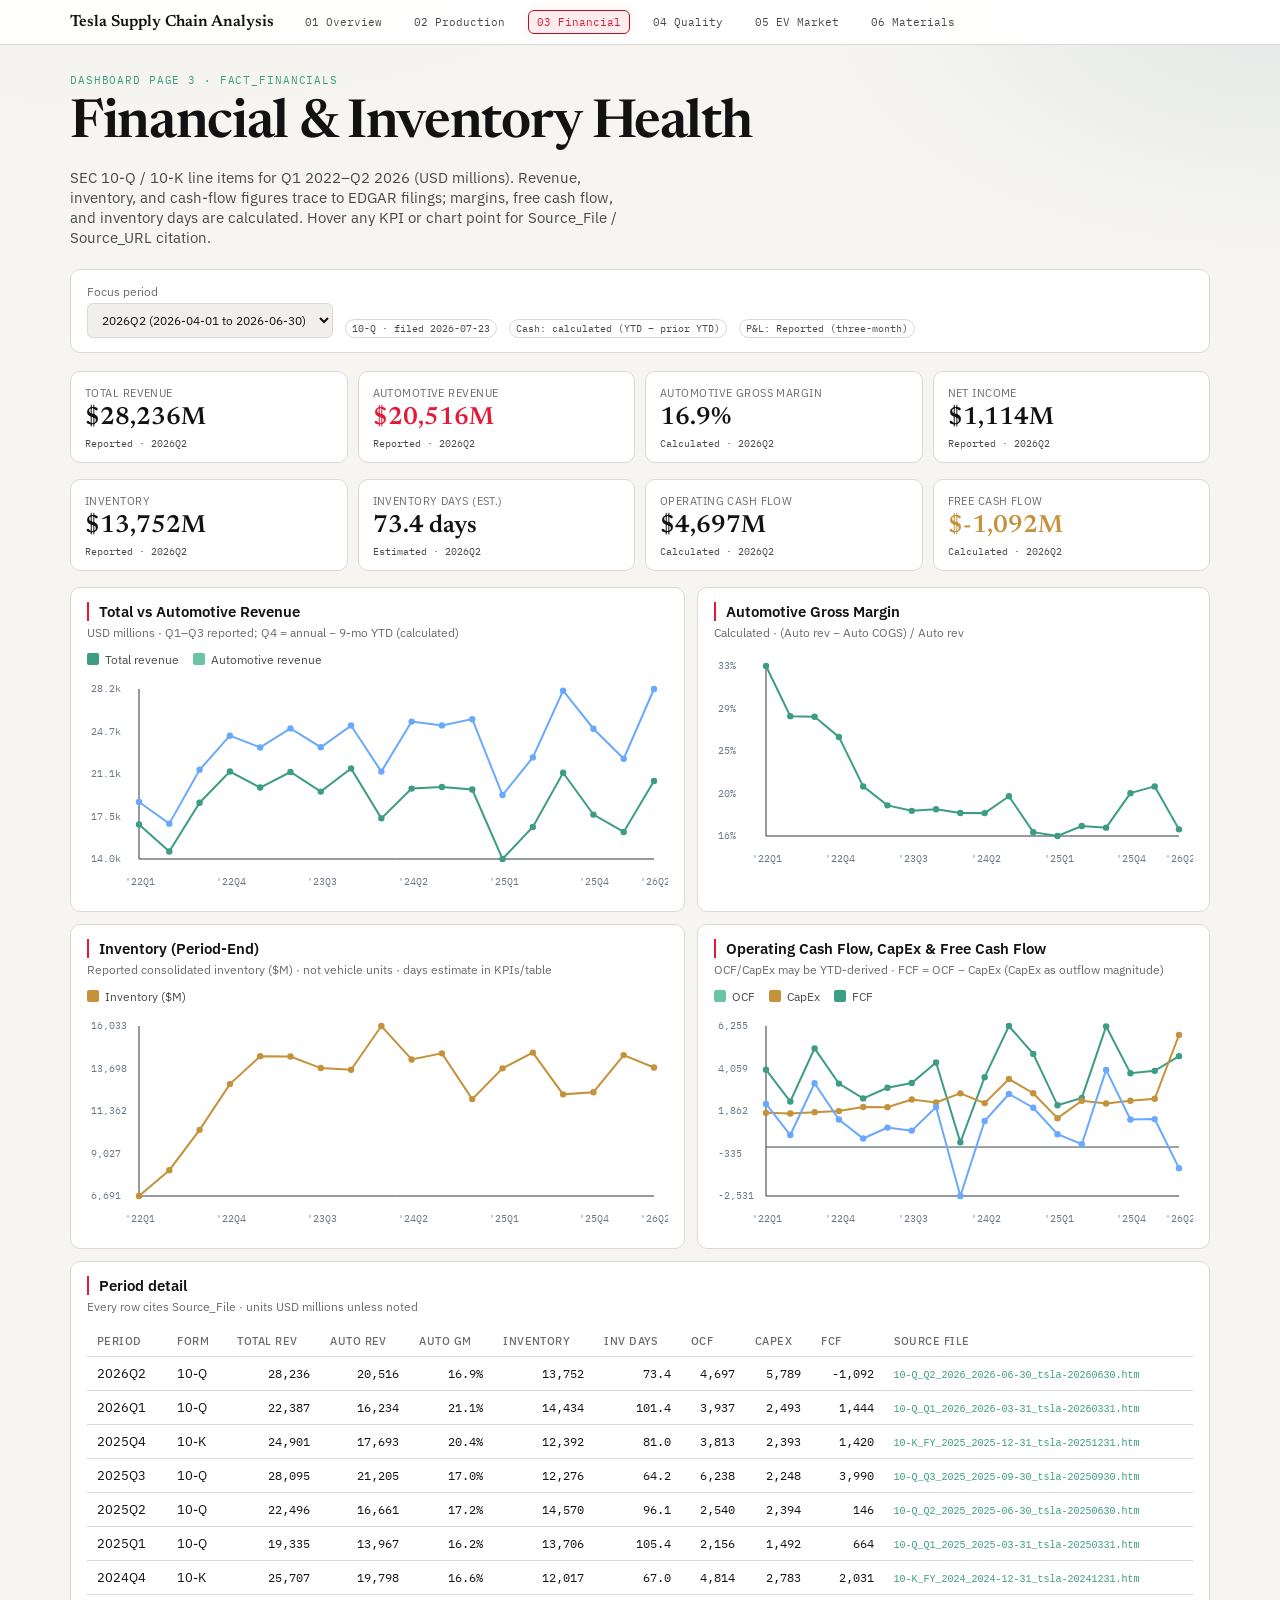
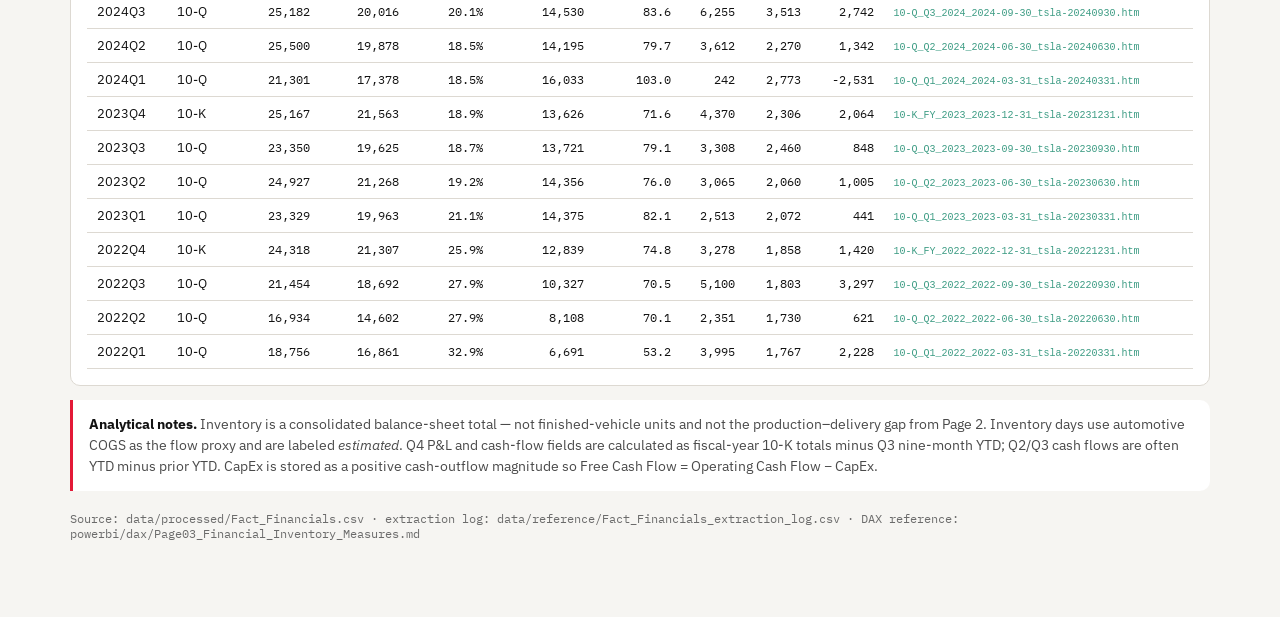
<file: dashboard/page03_financial_inventory_health.html>
<!DOCTYPE html>
<html lang="en">
<head>
  <meta charset="UTF-8" />
  <meta name="viewport" content="width=device-width, initial-scale=1" />
  <title>Page 3 — Financial &amp; Inventory Health | Tesla Supply Chain Analysis</title>
  <link rel="preconnect" href="https://fonts.googleapis.com" />
  <link rel="preconnect" href="https://fonts.gstatic.com" crossorigin />
  <link href="https://fonts.googleapis.com/css2?family=IBM+Plex+Mono:wght@400;500&family=IBM+Plex+Sans:wght@400;500;600&family=Newsreader:opsz,wght@6..72,500;6..72,600&display=swap" rel="stylesheet" />
  <link rel="stylesheet" href="assets/dashboard.css" />
</head>
<body class="theme-fin theme-light" data-theme-mode="light">
  <nav class="site-nav" id="siteNav"></nav>
  <div class="wrap">
    <header>
      <p class="eyebrow">Dashboard Page 3 · Fact_Financials</p>
      <h1>Financial &amp; Inventory Health</h1>
      <p class="sub">
        SEC 10-Q / 10-K line items for Q1 2022–Q2 2026 (USD millions). Revenue, inventory, and cash-flow figures
        trace to EDGAR filings; margins, free cash flow, and inventory days are calculated. Hover any KPI
        or chart point for Source_File / Source_URL citation.
      </p>
    </header>

    <div class="controls">
      <label>Focus period
        <select id="periodSelect"></select>
      </label>
      <span class="pill" id="formPill"></span>
      <span class="pill" id="cashPill"></span>
      <span class="pill" id="plPill"></span>
    </div>

    <section class="kpis" id="kpis"></section>
    <section class="kpis" id="kpis2"></section>

    <section class="grid2">
      <div class="panel">
        <h2>Total vs Automotive Revenue</h2>
        <p class="hint">USD millions · Q1–Q3 reported; Q4 = annual − 9-mo YTD (calculated)</p>
        <div class="legend">
          <span><i style="background:var(--prod)"></i>Total revenue</span>
          <span><i style="background:var(--deliv)"></i>Automotive revenue</span>
        </div>
        <canvas id="chartRev" height="220"></canvas>
      </div>
      <div class="panel">
        <h2>Automotive Gross Margin</h2>
        <p class="hint">Calculated · (Auto rev − Auto COGS) / Auto rev</p>
        <canvas id="chartMargin" height="220"></canvas>
      </div>
    </section>

    <section class="grid2">
      <div class="panel">
        <h2>Inventory (Period-End)</h2>
        <p class="hint">Reported consolidated inventory ($M) · not vehicle units · days estimate in KPIs/table</p>
        <div class="legend">
          <span><i style="background:var(--warn)"></i>Inventory ($M)</span>
        </div>
        <canvas id="chartInv" height="220"></canvas>
      </div>
      <div class="panel">
        <h2>Operating Cash Flow, CapEx &amp; Free Cash Flow</h2>
        <p class="hint">OCF/CapEx may be YTD-derived · FCF = OCF − CapEx (CapEx as outflow magnitude)</p>
        <div class="legend">
          <span><i style="background:var(--deliv)"></i>OCF</span>
          <span><i style="background:var(--warn)"></i>CapEx</span>
          <span><i style="background:var(--prod)"></i>FCF</span>
        </div>
        <canvas id="chartCash" height="220"></canvas>
      </div>
    </section>

    <section class="panel">
      <h2>Period detail</h2>
      <p class="hint">Every row cites Source_File · units USD millions unless noted</p>
      <div class="table-wrap">
        <table>
          <thead>
            <tr>
              <th>Period</th>
              <th>Form</th>
              <th>Total Rev</th>
              <th>Auto Rev</th>
              <th>Auto GM</th>
              <th>Inventory</th>
              <th>Inv Days</th>
              <th>OCF</th>
              <th>CapEx</th>
              <th>FCF</th>
              <th>Source file</th>
            </tr>
          </thead>
          <tbody id="detailBody"></tbody>
        </table>
      </div>
    </section>

    <div class="callout">
      <strong style="color:var(--text)">Analytical notes.</strong>
      Inventory is a consolidated balance-sheet total — not finished-vehicle units and not the production–delivery gap from Page 2.
      Inventory days use automotive COGS as the flow proxy and are labeled <em>estimated</em>.
      Q4 P&amp;L and cash-flow fields are calculated as fiscal-year 10-K totals minus Q3 nine-month YTD; Q2/Q3 cash flows are often YTD minus prior YTD.
      CapEx is stored as a positive cash-outflow magnitude so Free Cash Flow = Operating Cash Flow − CapEx.
    </div>
    <p class="footer-note">Source: data/processed/Fact_Financials.csv · extraction log: data/reference/Fact_Financials_extraction_log.csv · DAX reference: powerbi/dax/Page03_Financial_Inventory_Measures.md</p>
  </div>

  <div class="tooltip" id="tooltip"></div>
  <script src="data/fact_financials.js"></script>
  <script src="assets/common.js"></script>
  <script>
    Dash.renderNav("03");
    const DATA = (window.FACT_FINANCIALS || [])
      .slice()
      .sort((a, b) => Dash.periodSort(a.Period_ID) - Dash.periodSort(b.Period_ID));

    const periodSelect = document.getElementById("periodSelect");
    DATA.forEach((r) => {
      const opt = document.createElement("option");
      opt.value = r.Period_ID;
      opt.textContent = r.Period_ID + " (" + r.Reporting_Period + ")";
      periodSelect.appendChild(opt);
    });
    if (DATA.length) periodSelect.value = DATA[DATA.length - 1].Period_ID;

    function selected() {
      return DATA.find((r) => r.Period_ID === periodSelect.value) || DATA[DATA.length - 1];
    }

    /** Q4 P&L quarter values are derived from 10-K annual − 9-mo YTD. */
    function isQ4(row) {
      return String(row.Period_ID || "").endsWith("Q4");
    }

    function plLabel(row) {
      return isQ4(row) ? "Calculated" : "Reported";
    }

    function ocfLabel(row) {
      const raw = row.OCF_Capex_Metric_Label || "";
      if (/reported/i.test(raw) && !/calculated/i.test(raw)) return "Reported";
      if (/calculated/i.test(raw)) return "Calculated";
      return raw || "Calculated";
    }

    function cite(row, metricName, metricLabel, valueText, note) {
      return Dash.citationHtml({
        periodId: row.Period_ID,
        metricName,
        metricLabel,
        valueText,
        reportingPeriod: row.Reporting_Period,
        publicationDate: row.Publication_Date,
        sourceId: row.Source_ID,
        sourceFile: row.Source_File,
        sourceUrl: row.Source_URL,
        note: note || ("Unit: " + (row.Unit || "USD_millions")),
      });
    }

    function bindKpi(el, row, name, label, valText, cls, note, brandPrimary) {
      const div = document.createElement("div");
      div.className = "kpi " + (cls || "") + (brandPrimary ? " kpi-brand-primary" : "");
      div.innerHTML =
        `<div class="lbl">${name}</div>` +
        `<div class="val">${valText}</div>` +
        `<div class="meta">${label} · ${row.Period_ID}</div>`;
      div.addEventListener("mousemove", (e) => {
        Dash.showTip(cite(row, name, label, valText, note), e.clientX, e.clientY);
      });
      div.addEventListener("mouseleave", Dash.hideTip);
      el.appendChild(div);
    }

    function renderKpis() {
      const row = selected();
      if (!row) return;
      const el1 = document.getElementById("kpis");
      const el2 = document.getElementById("kpis2");
      el1.innerHTML = "";
      el2.innerHTML = "";

      const pl = plLabel(row);
      const plNote = isQ4(row)
        ? "Q4 P&L = fiscal-year 10-K total − Q3 nine-month YTD (calculated)."
        : "Three-month amount as reported in the 10-Q.";

      bindKpi(el1, row, "Total Revenue", pl, Dash.fmtUSD(row.Total_Revenue), "", plNote);
      bindKpi(el1, row, "Automotive Revenue", pl, Dash.fmtUSD(row.Automotive_Revenue), "", plNote, true);
      bindKpi(
        el1,
        row,
        "Automotive Gross Margin",
        "Calculated",
        Dash.fmtPct(row.Automotive_Gross_Margin),
        "",
        "GP " + Dash.fmtUSD(row.Automotive_Gross_Profit) + " = Auto rev − Auto COGS"
      );
      bindKpi(el1, row, "Net Income", pl, Dash.fmtUSD(row.Net_Income), "", plNote);

      const ocf = ocfLabel(row);
      const fcfCls = row.Free_Cash_Flow >= 0 ? "pos" : "neg";
      bindKpi(
        el2,
        row,
        "Inventory",
        "Reported",
        Dash.fmtUSD(row.Inventory),
        "",
        "Consolidated inventory balance — not vehicle units; not production–delivery gap."
      );
      bindKpi(
        el2,
        row,
        "Inventory Days (Est.)",
        "Estimated",
        Dash.fmt(row.Inventory_Days_Estimate, 1) + " days",
        "",
        "Inv ÷ (Auto COGS ÷ days in period). Proxy only."
      );
      bindKpi(
        el2,
        row,
        "Operating Cash Flow",
        ocf,
        Dash.fmtUSD(row.Operating_Cash_Flow),
        "",
        row.OCF_Capex_Metric_Label || row.CashFlow_Basis
      );
      bindKpi(
        el2,
        row,
        "Free Cash Flow",
        "Calculated",
        Dash.fmtUSD(row.Free_Cash_Flow),
        fcfCls,
        "OCF − CapEx (CapEx stored as positive outflow). " + (row.OCF_Capex_Metric_Label || "")
      );

      document.getElementById("formPill").textContent =
        (row.Form || "—") + " · filed " + (row.Publication_Date || "—");
      document.getElementById("cashPill").textContent =
        "Cash: " + (row.OCF_Capex_Metric_Label || row.CashFlow_Basis || "—");
      document.getElementById("plPill").textContent =
        "P&L: " + pl + (isQ4(row) ? " (annual − 9-mo)" : " (three-month)");
    }

    function labels() {
      return DATA.map((r) => r.Period_ID.replace("20", "'"));
    }

    function renderCharts() {
      if (!DATA.length) return;
      const labs = labels();

      Dash.drawLineChart(
        document.getElementById("chartRev"),
        [
          { color: "#6aa8ff", values: DATA.map((r) => r.Total_Revenue) },
          { color: "#3d9c84", values: DATA.map((r) => r.Automotive_Revenue) },
        ],
        {
          labels: labs,
          yFormat: (v) => Dash.fmt(v / 1000, 1) + "k",
          onHover: (i, x, y) => {
            const r = DATA[i];
            Dash.showTip(
              cite(
                r,
                "Revenue",
                plLabel(r),
                "Total " + Dash.fmtUSD(r.Total_Revenue) + " · Auto " + Dash.fmtUSD(r.Automotive_Revenue)
              ),
              x,
              y
            );
          },
        }
      );

      Dash.drawLineChart(
        document.getElementById("chartMargin"),
        [{ color: "#3d9c84", values: DATA.map((r) => r.Automotive_Gross_Margin) }],
        {
          labels: labs,
          yFormat: (v) => (v * 100).toFixed(0) + "%",
          onHover: (i, x, y) => {
            const r = DATA[i];
            Dash.showTip(
              cite(
                r,
                "Automotive Gross Margin",
                "Calculated",
                Dash.fmtPct(r.Automotive_Gross_Margin),
                "GP " + Dash.fmtUSD(r.Automotive_Gross_Profit) + " = Auto rev − Auto COGS"
              ),
              x,
              y
            );
          },
        }
      );

      Dash.drawLineChart(
        document.getElementById("chartInv"),
        [{ color: "#c4923a", values: DATA.map((r) => r.Inventory) }],
        {
          labels: labs,
          yFormat: (v) => Dash.fmt(v, 0),
          onHover: (i, x, y) => {
            const r = DATA[i];
            Dash.showTip(
              cite(
                r,
                "Inventory",
                "Reported",
                Dash.fmtUSD(r.Inventory) + " · days est. " + Dash.fmt(r.Inventory_Days_Estimate, 1),
                "Inventory days = Inv ÷ (Auto COGS ÷ days in period). Not vehicle units."
              ),
              x,
              y
            );
          },
        }
      );

      Dash.drawLineChart(
        document.getElementById("chartCash"),
        [
          { color: "#3d9c84", values: DATA.map((r) => r.Operating_Cash_Flow) },
          { color: "#c4923a", values: DATA.map((r) => r.Capital_Expenditures) },
          { color: "#6aa8ff", values: DATA.map((r) => r.Free_Cash_Flow) },
        ],
        {
          labels: labs,
          zeroBaseline: true,
          yFormat: (v) => Dash.fmt(v, 0),
          onHover: (i, x, y) => {
            const r = DATA[i];
            Dash.showTip(
              cite(
                r,
                "Cash flow",
                ocfLabel(r) + " / Calculated FCF",
                "OCF " +
                  Dash.fmtUSD(r.Operating_Cash_Flow) +
                  " · CapEx " +
                  Dash.fmtUSD(r.Capital_Expenditures) +
                  " · FCF " +
                  Dash.fmtUSD(r.Free_Cash_Flow),
                r.OCF_Capex_Metric_Label || r.CashFlow_Basis
              ),
              x,
              y
            );
          },
        }
      );
    }

    function renderTable() {
      const body = document.getElementById("detailBody");
      body.innerHTML = "";
      DATA.slice()
        .reverse()
        .forEach((r) => {
          const tr = document.createElement("tr");
          tr.innerHTML = `
          <td>${r.Period_ID}</td>
          <td>${r.Form}</td>
          <td class="num">${Dash.fmt(r.Total_Revenue)}</td>
          <td class="num">${Dash.fmt(r.Automotive_Revenue)}</td>
          <td class="num">${Dash.fmtPct(r.Automotive_Gross_Margin)}</td>
          <td class="num">${Dash.fmt(r.Inventory)}</td>
          <td class="num">${Dash.fmt(r.Inventory_Days_Estimate, 1)}</td>
          <td class="num">${Dash.fmt(r.Operating_Cash_Flow)}</td>
          <td class="num">${Dash.fmt(r.Capital_Expenditures)}</td>
          <td class="num">${Dash.fmt(r.Free_Cash_Flow)}</td>
          <td><code style="font-size:10px;color:var(--accent)">${r.Source_File}</code></td>`;
          tr.addEventListener("mousemove", (e) => {
            Dash.showTip(
              cite(
                r,
                "Period detail",
                "See column labels",
                r.Period_ID + " · " + r.Form,
                "P&L: " + plLabel(r) + " · Cash: " + (r.OCF_Capex_Metric_Label || "—")
              ),
              e.clientX,
              e.clientY
            );
          });
          tr.addEventListener("mouseleave", Dash.hideTip);
          body.appendChild(tr);
        });
    }

    function renderAll() {
      renderKpis();
      renderCharts();
      renderTable();
    }

    periodSelect.addEventListener("change", renderKpis);
    window.addEventListener("resize", renderCharts);

    if (!DATA.length) {
      document.querySelector(".wrap").insertAdjacentHTML(
        "afterbegin",
        "<p style='color:#c4923a'>Fact data failed to load. Ensure dashboard/data/fact_financials.js is present.</p>"
      );
    } else {
      renderAll();
    }
  </script>
</body>
</html>
</file>
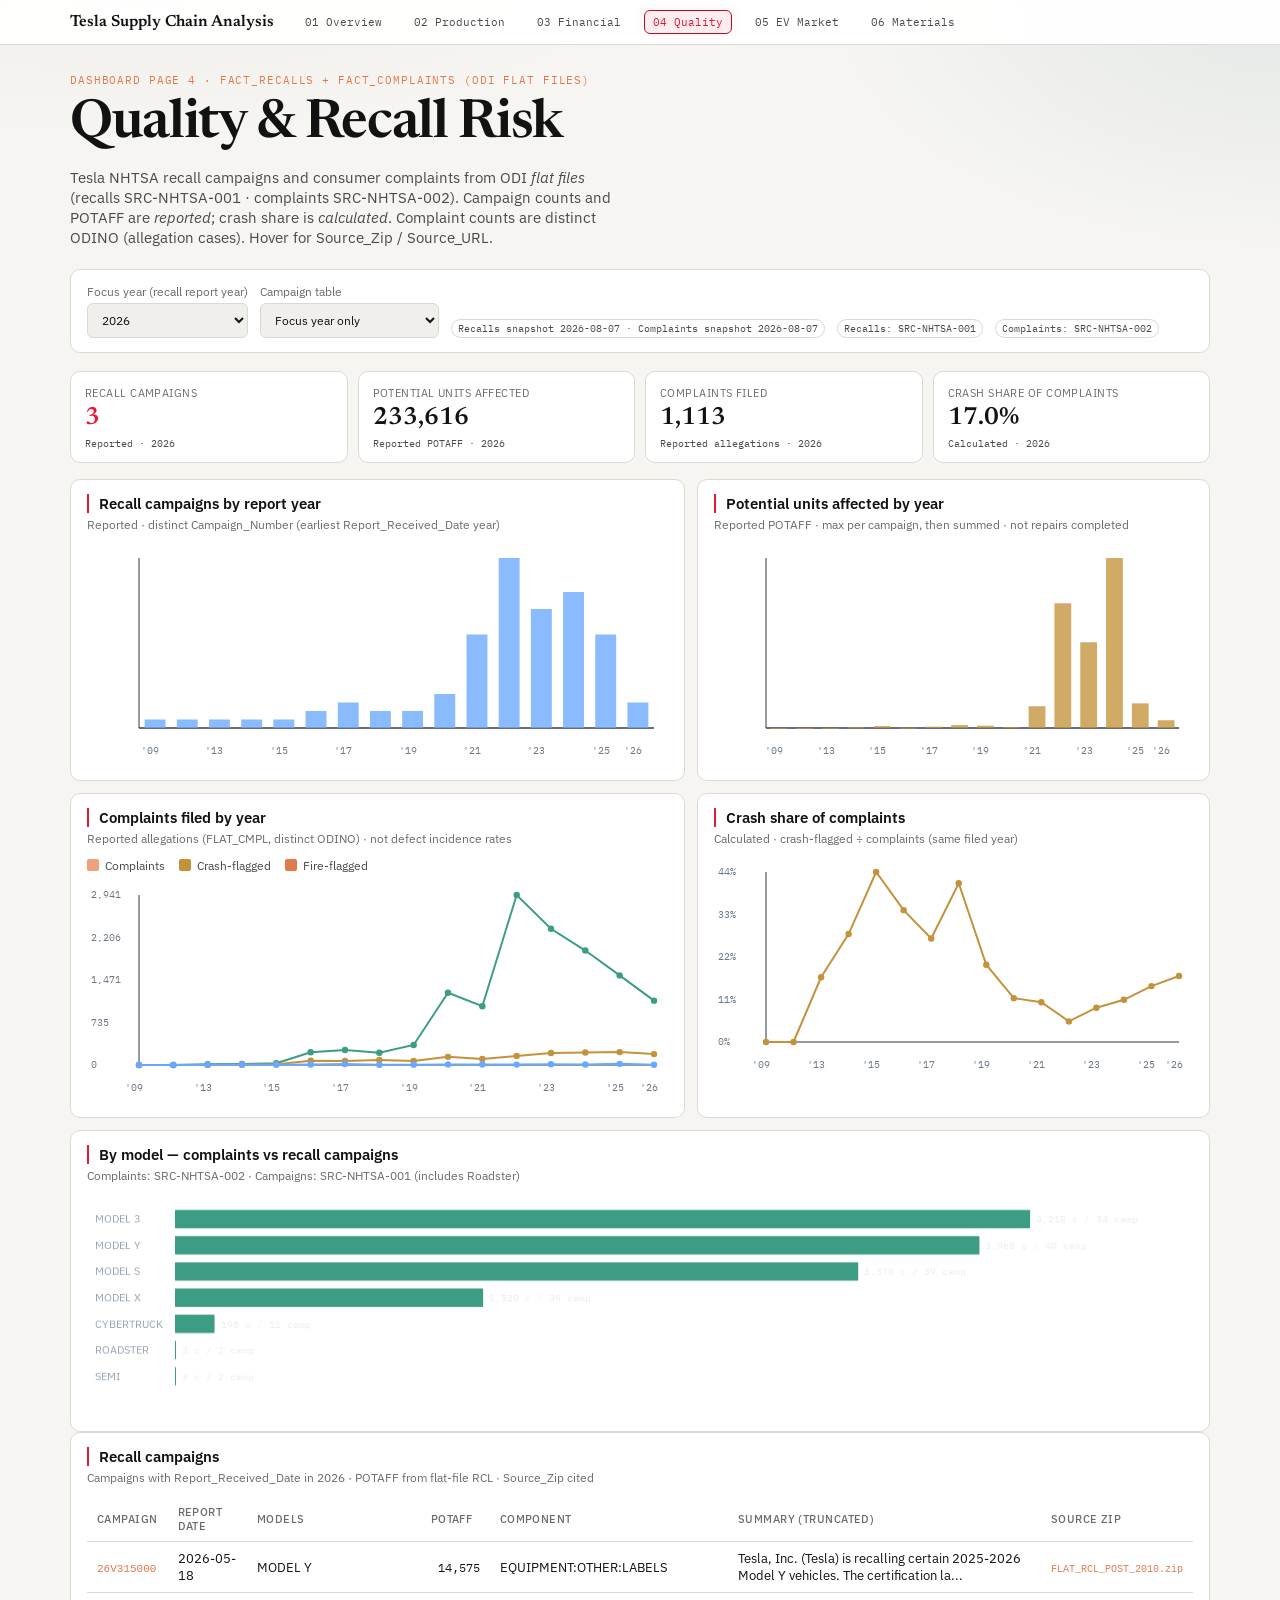
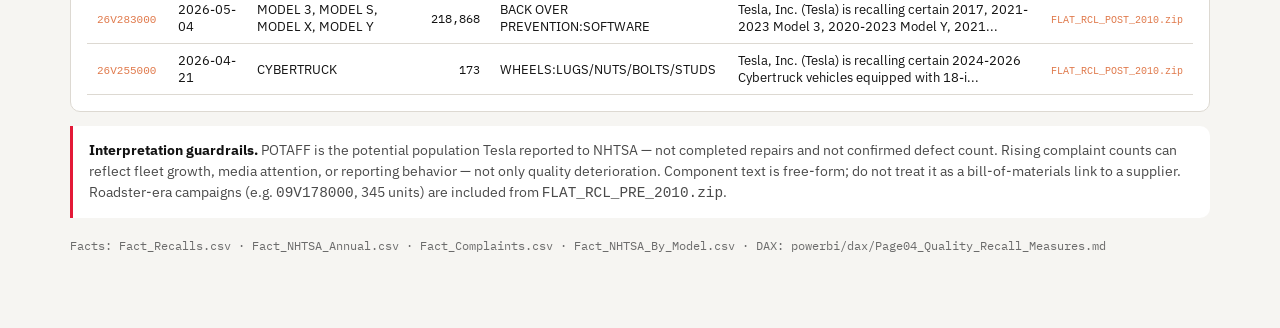
<file: dashboard/page04_quality_recall_risk.html>
<!DOCTYPE html>
<html lang="en">
<head>
  <meta charset="UTF-8" />
  <meta name="viewport" content="width=device-width, initial-scale=1" />
  <title>Page 4 — Quality &amp; Recall Risk | Tesla Supply Chain Analysis</title>
  <link rel="preconnect" href="https://fonts.googleapis.com" />
  <link rel="preconnect" href="https://fonts.gstatic.com" crossorigin />
  <link href="https://fonts.googleapis.com/css2?family=IBM+Plex+Mono:wght@400;500&family=IBM+Plex+Sans:wght@400;500;600&family=Newsreader:opsz,wght@6..72,500;6..72,600&display=swap" rel="stylesheet" />
  <link rel="stylesheet" href="assets/dashboard.css" />
</head>
<body class="theme-quality theme-light" data-theme-mode="light">
  <nav class="site-nav" id="siteNav"></nav>
  <div class="wrap">
    <header>
      <p class="eyebrow">Dashboard Page 4 · Fact_Recalls + Fact_Complaints (ODI flat files)</p>
      <h1>Quality &amp; Recall Risk</h1>
      <p class="sub">
        Tesla NHTSA recall campaigns and consumer complaints from ODI <em>flat files</em>
        (recalls SRC-NHTSA-001 · complaints SRC-NHTSA-002). Campaign counts and POTAFF are <em>reported</em>;
        crash share is <em>calculated</em>. Complaint counts are distinct ODINO (allegation cases).
        Hover for Source_Zip / Source_URL.
      </p>
    </header>

    <div class="controls">
      <label>Focus year (recall report year)
        <select id="yearSelect"></select>
      </label>
      <label>Campaign table
        <select id="tableMode">
          <option value="year">Focus year only</option>
          <option value="recent">25 most recent (all years)</option>
        </select>
      </label>
      <span class="pill" id="snapPill"></span>
      <span class="pill">Recalls: SRC-NHTSA-001</span>
      <span class="pill">Complaints: SRC-NHTSA-002</span>
    </div>

    <section class="kpis" id="kpis"></section>

    <section class="grid2">
      <div class="panel">
        <h2>Recall campaigns by report year</h2>
        <p class="hint">Reported · distinct Campaign_Number (earliest Report_Received_Date year)</p>
        <canvas id="chartRecalls" height="220"></canvas>
      </div>
      <div class="panel">
        <h2>Potential units affected by year</h2>
        <p class="hint">Reported POTAFF · max per campaign, then summed · not repairs completed</p>
        <canvas id="chartUnits" height="220"></canvas>
      </div>
    </section>

    <section class="grid2">
      <div class="panel">
        <h2>Complaints filed by year</h2>
        <p class="hint">Reported allegations (FLAT_CMPL, distinct ODINO) · not defect incidence rates</p>
        <div class="legend">
          <span><i style="background:var(--deliv)"></i>Complaints</span>
          <span><i style="background:var(--warn)"></i>Crash-flagged</span>
          <span><i style="background:var(--prod)"></i>Fire-flagged</span>
        </div>
        <canvas id="chartComplaints" height="220"></canvas>
      </div>
      <div class="panel">
        <h2>Crash share of complaints</h2>
        <p class="hint">Calculated · crash-flagged ÷ complaints (same filed year)</p>
        <canvas id="chartCrashShare" height="220"></canvas>
      </div>
    </section>

    <section class="panel">
      <h2>By model — complaints vs recall campaigns</h2>
        <p class="hint">Complaints: SRC-NHTSA-002 · Campaigns: SRC-NHTSA-001 (includes Roadster)</p>
      <canvas id="chartByModel" height="240"></canvas>
    </section>

    <section class="panel">
      <h2>Recall campaigns</h2>
      <p class="hint" id="tableHint">One row per Campaign_Number · POTAFF from flat-file RCL · Source_Zip cited</p>
      <div class="table-wrap">
        <table>
          <thead>
            <tr>
              <th>Campaign</th>
              <th>Report date</th>
              <th>Models</th>
              <th>POTAFF</th>
              <th>Component</th>
              <th>Summary (truncated)</th>
              <th>Source zip</th>
            </tr>
          </thead>
          <tbody id="detailBody"></tbody>
        </table>
      </div>
    </section>

    <div class="callout">
      <strong style="color:var(--text)">Interpretation guardrails.</strong>
      POTAFF is the potential population Tesla reported to NHTSA — not completed repairs and not confirmed defect count.
      Rising complaint counts can reflect fleet growth, media attention, or reporting behavior — not only quality deterioration.
      Component text is free-form; do not treat it as a bill-of-materials link to a supplier.
      Roadster-era campaigns (e.g. <code>09V178000</code>, 345 units) are included from <code>FLAT_RCL_PRE_2010.zip</code>.
    </div>
    <p class="footer-note">Facts: Fact_Recalls.csv · Fact_NHTSA_Annual.csv · Fact_Complaints.csv · Fact_NHTSA_By_Model.csv · DAX: powerbi/dax/Page04_Quality_Recall_Measures.md</p>
  </div>

  <div class="tooltip" id="tooltip"></div>
  <script src="data/fact_nhtsa_annual.js"></script>
  <script src="data/fact_complaints_annual.js"></script>
  <script src="data/fact_nhtsa_by_model.js"></script>
  <script src="data/fact_recalls.js"></script>
  <script src="assets/common.js"></script>
  <script>
    Dash.renderNav("04");
    const ANNUAL = (window.FACT_NHTSA_ANNUAL || []).slice().sort((a, b) => a.Year - b.Year);
    const COMP_ANNUAL = (window.FACT_COMPLAINTS_ANNUAL || []).slice().sort((a, b) => a.Year - b.Year);
    const BY_MODEL = (window.FACT_NHTSA_BY_MODEL || [])
      .slice()
      .filter((r) => r.Complaint_Count > 0 || r.Recall_Campaign_Count > 0)
      .sort((a, b) => b.Complaint_Count - a.Complaint_Count || b.Recall_Campaign_Count - a.Recall_Campaign_Count);
    const RECALLS = (window.FACT_RECALLS || []).slice().sort((a, b) =>
      String(b.Report_Received_Date || "").localeCompare(String(a.Report_Received_Date || ""))
    );

    const yearSelect = document.getElementById("yearSelect");
    const tableMode = document.getElementById("tableMode");
    ANNUAL.forEach((r) => {
      const opt = document.createElement("option");
      opt.value = r.Year;
      opt.textContent = r.Year;
      yearSelect.appendChild(opt);
    });
    if (ANNUAL.length) yearSelect.value = ANNUAL[ANNUAL.length - 1].Year;

    const snapRecall = ANNUAL[0] && ANNUAL[0].Snapshot_Date;
    const snapComp = COMP_ANNUAL[0] && COMP_ANNUAL[0].Snapshot_Date;
    document.getElementById("snapPill").textContent =
      "Recalls snapshot " + (snapRecall || "—") +
      (snapComp ? " · Complaints snapshot " + snapComp : "");

    function selectedAnnual() {
      return ANNUAL.find((r) => String(r.Year) === String(yearSelect.value)) || ANNUAL[ANNUAL.length - 1];
    }

    function selectedComplaints() {
      return COMP_ANNUAL.find((r) => String(r.Year) === String(yearSelect.value)) || null;
    }

    function citeRecallAnnual(row, metricName, metricLabel, valueText, note) {
      return Dash.citationHtml({
        periodId: String(row.Year),
        metricName,
        metricLabel,
        valueText,
        reportingPeriod: "Report_Received_Date year " + row.Year,
        publicationDate: row.Snapshot_Date,
        sourceId: row.Source_ID || "SRC-NHTSA-001",
        sourceFile: "Fact_NHTSA_Annual <- Fact_Recalls (FLAT_RCL_*.zip)",
        sourceUrl: "https://static.nhtsa.gov/odi/ffdd/rcl/",
        note: note || row.Notes,
      });
    }

    function citeComplaint(row, metricName, metricLabel, valueText) {
      return Dash.citationHtml({
        periodId: String(row.Year),
        metricName,
        metricLabel,
        valueText,
        reportingPeriod: "Complaint filed year " + row.Year,
        publicationDate: row.Snapshot_Date,
        sourceId: row.Source_ID || "SRC-NHTSA-002",
        sourceFile: "Fact_Complaints.csv <- FLAT_CMPL.zip",
        sourceUrl: "https://static.nhtsa.gov/odi/ffdd/cmpl/FLAT_CMPL.zip",
        note: row.Notes || "Distinct ODINO allegations — not confirmed defects.",
      });
    }

    function citeCampaign(row, metricName, valueText) {
      return Dash.citationHtml({
        periodId: row.Campaign_Number,
        metricName,
        metricLabel: row.Metric_Label || "reported",
        valueText,
        reportingPeriod: "Report received " + (row.Report_Received_Date || "—"),
        publicationDate: row.Snapshot_Date,
        sourceId: row.Source_ID || "SRC-NHTSA-001",
        sourceFile: row.Source_File || row.Source_Zip,
        sourceUrl: row.Source_URL,
        note: row.Units_Note || "POTAFF = potential units; not repairs completed.",
      });
    }

    function bindKpi(el, html, onMove, brandPrimary) {
      const div = document.createElement("div");
      div.className = "kpi" + (brandPrimary ? " kpi-brand-primary" : "");
      div.innerHTML = html;
      div.addEventListener("mousemove", onMove);
      div.addEventListener("mouseleave", Dash.hideTip);
      el.appendChild(div);
    }

    function renderKpis() {
      const el = document.getElementById("kpis");
      el.innerHTML = "";
      const ann = selectedAnnual();
      if (!ann) return;
      const comp = selectedComplaints();
      const crashShare = comp && comp.Complaint_Count
        ? comp.Crash_Flagged_Complaints / comp.Complaint_Count
        : null;

      bindKpi(
        el,
        `<div class="lbl">Recall Campaigns</div>
         <div class="val">${Dash.fmt(ann.Recall_Campaign_Count)}</div>
         <div class="meta">Reported · ${ann.Year}</div>`,
        (e) => Dash.showTip(
          citeRecallAnnual(ann, "Recall Campaigns", "Reported", Dash.fmt(ann.Recall_Campaign_Count)),
          e.clientX, e.clientY
        ),
        true
      );
      bindKpi(
        el,
        `<div class="lbl">Potential Units Affected</div>
         <div class="val">${Dash.fmt(ann.Potential_Units_Affected_Sum)}</div>
         <div class="meta">Reported POTAFF · ${ann.Year}</div>`,
        (e) => Dash.showTip(
          citeRecallAnnual(
            ann,
            "Potential Units Affected",
            "Reported",
            Dash.fmt(ann.Potential_Units_Affected_Sum),
            "Max POTAFF per campaign, summed for the year. Not repairs completed."
          ),
          e.clientX, e.clientY
        )
      );
      bindKpi(
        el,
        `<div class="lbl">Complaints Filed</div>
         <div class="val">${comp ? Dash.fmt(comp.Complaint_Count) : "—"}</div>
         <div class="meta">${comp ? "Reported allegations · " + comp.Year : "No complaint rollup for year"}</div>`,
        (e) => {
          if (!comp) return;
          Dash.showTip(
            citeComplaint(comp, "Complaints Filed", "Reported", Dash.fmt(comp.Complaint_Count)),
            e.clientX, e.clientY
          );
        }
      );
      bindKpi(
        el,
        `<div class="lbl">Crash Share of Complaints</div>
         <div class="val">${Dash.fmtPct(crashShare)}</div>
         <div class="meta">Calculated · ${ann.Year}</div>`,
        (e) => {
          if (!comp) return;
          Dash.showTip(
            citeComplaint(
              comp,
              "Crash Share of Complaints",
              "Calculated",
              Dash.fmtPct(crashShare) +
                " (" + Dash.fmt(comp.Crash_Flagged_Complaints) + " / " + Dash.fmt(comp.Complaint_Count) + ")"
            ),
            e.clientX, e.clientY
          );
        }
      );
    }

    function yearLabels(rows) {
      return rows.map((r) => "'" + String(r.Year).slice(2));
    }

    function renderCharts() {
      const labs = yearLabels(ANNUAL);
      Dash.drawBarChart(
        document.getElementById("chartRecalls"),
        ANNUAL.map((r) => r.Recall_Campaign_Count),
        {
          labels: labs,
          colors: ANNUAL.map(() => "#6aa8ff"),
          onHover: (i, x, y) => {
            const r = ANNUAL[i];
            Dash.showTip(
              citeRecallAnnual(r, "Recall Campaigns", "Reported", Dash.fmt(r.Recall_Campaign_Count)),
              x, y
            );
          },
        }
      );

      Dash.drawBarChart(
        document.getElementById("chartUnits"),
        ANNUAL.map((r) => r.Potential_Units_Affected_Sum),
        {
          labels: labs,
          colors: ANNUAL.map(() => "#c4923a"),
          onHover: (i, x, y) => {
            const r = ANNUAL[i];
            Dash.showTip(
              citeRecallAnnual(
                r,
                "Potential Units Affected",
                "Reported",
                Dash.fmt(r.Potential_Units_Affected_Sum),
                "POTAFF — not repairs completed."
              ),
              x, y
            );
          },
        }
      );

      if (COMP_ANNUAL.length) {
        const cLabs = yearLabels(COMP_ANNUAL);
        Dash.drawLineChart(
          document.getElementById("chartComplaints"),
          [
            { color: "#3d9c84", values: COMP_ANNUAL.map((r) => r.Complaint_Count) },
            { color: "#c4923a", values: COMP_ANNUAL.map((r) => r.Crash_Flagged_Complaints) },
            { color: "#6aa8ff", values: COMP_ANNUAL.map((r) => r.Fire_Flagged_Complaints) },
          ],
          {
            labels: cLabs,
            yFormat: (v) => Dash.fmt(v, 0),
            onHover: (i, x, y) => {
              const r = COMP_ANNUAL[i];
              Dash.showTip(
                citeComplaint(
                  r,
                  "Complaints / crash / fire flags",
                  "Reported",
                  "Complaints " + Dash.fmt(r.Complaint_Count) +
                    " · Crash " + Dash.fmt(r.Crash_Flagged_Complaints) +
                    " · Fire " + Dash.fmt(r.Fire_Flagged_Complaints)
                ),
                x, y
              );
            },
          }
        );

        const shares = COMP_ANNUAL.map((r) =>
          r.Complaint_Count ? r.Crash_Flagged_Complaints / r.Complaint_Count : null
        );
        Dash.drawLineChart(
          document.getElementById("chartCrashShare"),
          [{ color: "#c4923a", values: shares }],
          {
            labels: cLabs,
            yFormat: (v) => (v * 100).toFixed(0) + "%",
            onHover: (i, x, y) => {
              const r = COMP_ANNUAL[i];
              const share = shares[i];
              Dash.showTip(
                citeComplaint(r, "Crash Share of Complaints", "Calculated", Dash.fmtPct(share)),
                x, y
              );
            },
          }
        );
      }

      drawModelBars(document.getElementById("chartByModel"));
    }

    function drawModelBars(canvas) {
      const rows = BY_MODEL.filter((r) =>
        ["MODEL 3", "MODEL Y", "MODEL S", "MODEL X", "CYBERTRUCK", "ROADSTER", "SEMI"].includes(r.Model)
      );
      const ctx = canvas.getContext("2d");
      const dpr = window.devicePixelRatio || 1;
      const w = canvas.clientWidth;
      const h = canvas.height;
      canvas.width = w * dpr;
      canvas.height = h * dpr;
      ctx.setTransform(dpr, 0, 0, dpr, 0, 0);
      ctx.clearRect(0, 0, w, h);
      const pad = { l: 88, r: 12, t: 12, b: 28 };
      const plotW = w - pad.l - pad.r;
      const plotH = h - pad.t - pad.b;
      const n = rows.length || 1;
      const maxC = Math.max(...rows.map((r) => r.Complaint_Count), 1);
      const rowH = plotH / n;
      rows.forEach((r, i) => {
        const y = pad.t + i * rowH + rowH * 0.15;
        const bh = rowH * 0.7;
        const bw = (r.Complaint_Count / maxC) * plotW * 0.85;
        ctx.fillStyle = "#3d9c84";
        ctx.fillRect(pad.l, y, Math.max(bw, 1), bh);
        ctx.fillStyle = "#93a1b0";
        ctx.font = "11px IBM Plex Sans, sans-serif";
        ctx.fillText(r.Model, 8, y + bh * 0.7);
        ctx.fillStyle = "#e8eef4";
        ctx.font = "10px IBM Plex Mono, monospace";
        ctx.fillText(
          Dash.fmt(r.Complaint_Count) + " c / " + Dash.fmt(r.Recall_Campaign_Count) + " camp",
          pad.l + Math.max(bw, 1) + 6,
          y + bh * 0.7
        );
      });
      canvas.onmousemove = (e) => {
        const rect = canvas.getBoundingClientRect();
        const my = e.clientY - rect.top;
        const i = Math.min(rows.length - 1, Math.max(0, Math.floor((my - pad.t) / rowH)));
        if (my < pad.t || my > pad.t + plotH || !rows[i]) { Dash.hideTip(); return; }
        const r = rows[i];
        Dash.showTip(
          Dash.citationHtml({
            periodId: r.Model,
            metricName: "Complaints / recall campaigns",
            metricLabel: "Reported",
            valueText: "Complaints " + Dash.fmt(r.Complaint_Count) +
              " · Campaigns " + Dash.fmt(r.Recall_Campaign_Count),
            reportingPeriod: "Model rollup",
            publicationDate: snapRecall || snapComp,
            sourceId: r.Recall_Source_ID + " / " + r.Complaint_Source_ID,
            sourceFile: "Fact_Recalls + Fact_Complaints",
            note: "Campaign counts from FLAT_RCL_*.zip; complaints from FLAT_CMPL.zip (distinct ODINO).",
          }),
          e.clientX, e.clientY
        );
      };
      canvas.onmouseleave = Dash.hideTip;
    }

    function trunc(s, n) {
      const t = (s || "").replace(/\s+/g, " ").trim();
      return t.length <= n ? t : t.slice(0, n - 1) + "...";
    }

    function renderTable() {
      const body = document.getElementById("detailBody");
      body.innerHTML = "";
      const year = String(yearSelect.value);
      let rows;
      if (tableMode.value === "year") {
        rows = RECALLS.filter((r) => String(r.Report_Received_Date || "").startsWith(year));
        document.getElementById("tableHint").textContent =
          "Campaigns with Report_Received_Date in " + year + " · POTAFF from flat-file RCL · Source_Zip cited";
      } else {
        rows = RECALLS.slice(0, 25);
        document.getElementById("tableHint").textContent =
          "25 most recent campaigns (all years) · POTAFF from flat-file RCL · Source_Zip cited";
      }
      if (!rows.length) {
        body.innerHTML = `<tr><td colspan="7" style="color:var(--faint)">No campaigns for ${year}.</td></tr>`;
        return;
      }
      rows.forEach((r) => {
        const tr = document.createElement("tr");
        tr.innerHTML = `
          <td><code style="font-size:11px;color:var(--accent)">${r.Campaign_Number}</code></td>
          <td>${r.Report_Received_Date || "—"}</td>
          <td>${r.Models || "—"}</td>
          <td class="num">${Dash.fmt(r.Potential_Units_Affected)}</td>
          <td>${trunc(r.Component, 42)}</td>
          <td>${trunc(r.Summary, 90)}</td>
          <td><code style="font-size:10px;color:var(--accent)">${r.Source_Zip || "—"}</code></td>`;
        tr.addEventListener("mousemove", (e) => {
          Dash.showTip(
            citeCampaign(
              r,
              "Campaign " + r.Campaign_Number,
              "POTAFF " + Dash.fmt(r.Potential_Units_Affected) + " · " + (r.Models || "")
            ),
            e.clientX, e.clientY
          );
        });
        tr.addEventListener("mouseleave", Dash.hideTip);
        body.appendChild(tr);
      });
    }

    function renderAll() {
      renderKpis();
      renderCharts();
      renderTable();
    }

    yearSelect.addEventListener("change", () => {
      renderKpis();
      renderTable();
    });
    tableMode.addEventListener("change", renderTable);
    window.addEventListener("resize", renderCharts);

    if (!ANNUAL.length || !RECALLS.length) {
      document.querySelector(".wrap").insertAdjacentHTML(
        "afterbegin",
        "<p style='color:#c4923a'>Recall embeds failed to load. Run <code>python scripts/build_dashboard_embeds.py</code>.</p>"
      );
    } else {
      renderAll();
    }
  </script>
</body>
</html>
</file>
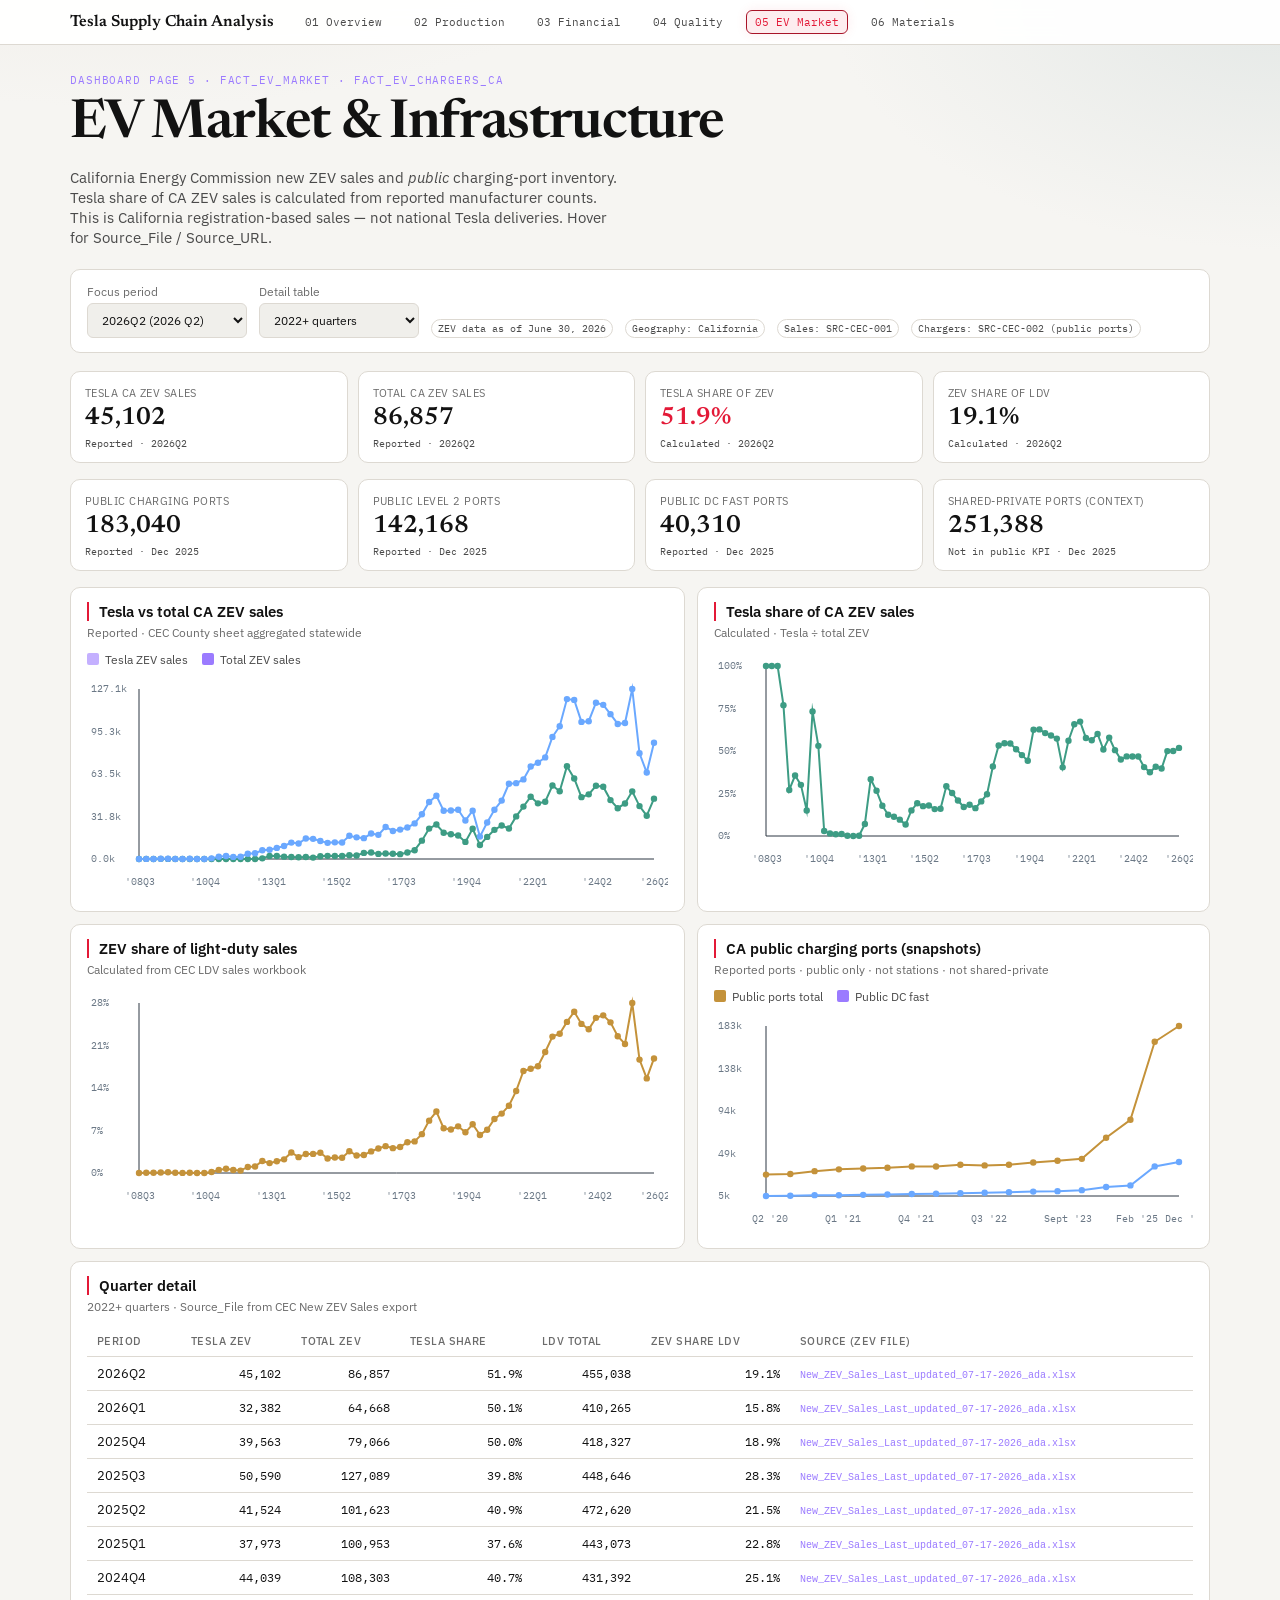
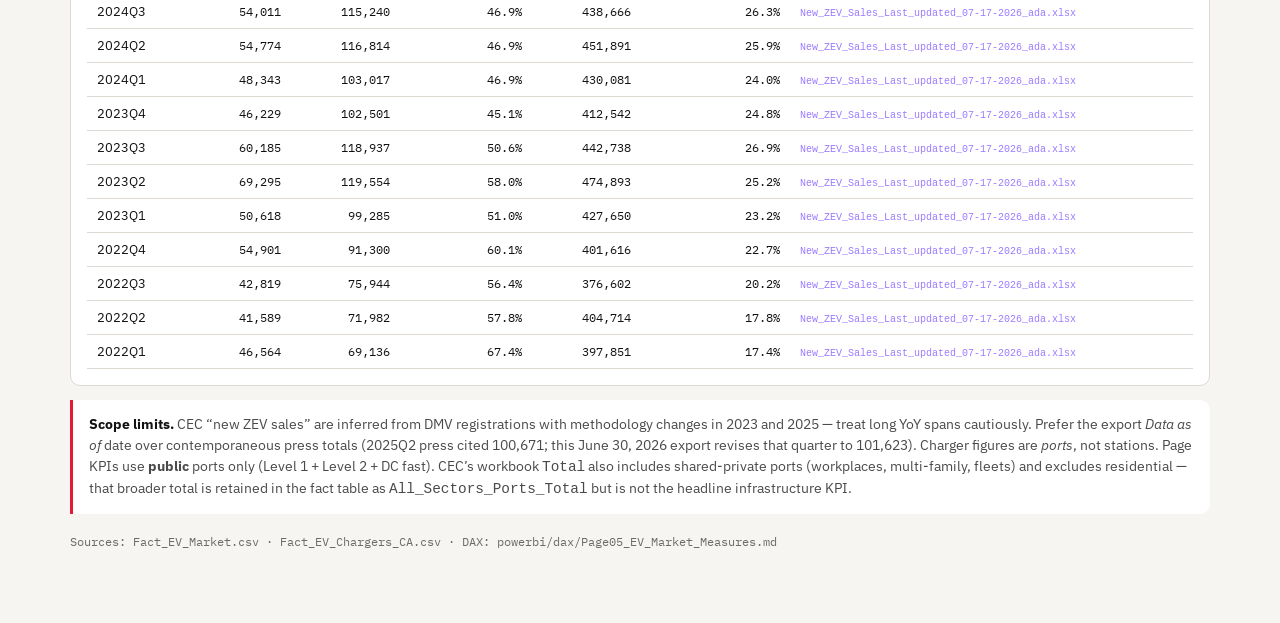
<file: dashboard/page05_ev_market_infrastructure.html>
<!DOCTYPE html>
<html lang="en">
<head>
  <meta charset="UTF-8" />
  <meta name="viewport" content="width=device-width, initial-scale=1" />
  <title>Page 5 — EV Market &amp; Infrastructure | Tesla Supply Chain Analysis</title>
  <link rel="preconnect" href="https://fonts.googleapis.com" />
  <link rel="preconnect" href="https://fonts.gstatic.com" crossorigin />
  <link href="https://fonts.googleapis.com/css2?family=IBM+Plex+Mono:wght@400;500&family=IBM+Plex+Sans:wght@400;500;600&family=Newsreader:opsz,wght@6..72,500;6..72,600&display=swap" rel="stylesheet" />
  <link rel="stylesheet" href="assets/dashboard.css" />
</head>
<body class="theme-ev theme-light" data-theme-mode="light">
  <nav class="site-nav" id="siteNav"></nav>
  <div class="wrap">
    <header>
      <p class="eyebrow">Dashboard Page 5 · Fact_EV_Market · Fact_EV_Chargers_CA</p>
      <h1>EV Market &amp; Infrastructure</h1>
      <p class="sub">
        California Energy Commission new ZEV sales and <em>public</em> charging-port inventory.
        Tesla share of CA ZEV sales is calculated from reported manufacturer counts.
        This is California registration-based sales — not national Tesla deliveries.
        Hover for Source_File / Source_URL.
      </p>
    </header>

    <div class="controls">
      <label>Focus period
        <select id="periodSelect"></select>
      </label>
      <label>Detail table
        <select id="tableMode">
          <option value="recent">2022+ quarters</option>
          <option value="all">All periods</option>
        </select>
      </label>
      <span class="pill" id="asOfPill"></span>
      <span class="pill">Geography: California</span>
      <span class="pill">Sales: SRC-CEC-001</span>
      <span class="pill">Chargers: SRC-CEC-002 (public ports)</span>
    </div>

    <section class="kpis" id="kpis"></section>
    <section class="kpis" id="kpis2"></section>

    <section class="grid2">
      <div class="panel">
        <h2>Tesla vs total CA ZEV sales</h2>
        <p class="hint">Reported · CEC County sheet aggregated statewide</p>
        <div class="legend">
          <span><i style="background:var(--deliv)"></i>Tesla ZEV sales</span>
          <span><i style="background:var(--prod)"></i>Total ZEV sales</span>
        </div>
        <canvas id="chartSales" height="220"></canvas>
      </div>
      <div class="panel">
        <h2>Tesla share of CA ZEV sales</h2>
        <p class="hint">Calculated · Tesla ÷ total ZEV</p>
        <canvas id="chartShare" height="220"></canvas>
      </div>
    </section>

    <section class="grid2">
      <div class="panel">
        <h2>ZEV share of light-duty sales</h2>
        <p class="hint">Calculated from CEC LDV sales workbook</p>
        <canvas id="chartZevShare" height="220"></canvas>
      </div>
      <div class="panel">
        <h2>CA public charging ports (snapshots)</h2>
        <p class="hint">Reported ports · public only · not stations · not shared-private</p>
        <div class="legend">
          <span><i style="background:var(--warn)"></i>Public ports total</span>
          <span><i style="background:var(--prod)"></i>Public DC fast</span>
        </div>
        <canvas id="chartChargers" height="220"></canvas>
      </div>
    </section>

    <section class="panel">
      <h2>Quarter detail</h2>
      <p class="hint" id="tableHint">Citation columns point to CEC download files</p>
      <div class="table-wrap">
        <table>
          <thead>
            <tr>
              <th>Period</th>
              <th>Tesla ZEV</th>
              <th>Total ZEV</th>
              <th>Tesla share</th>
              <th>LDV total</th>
              <th>ZEV share LDV</th>
              <th>Source (ZEV file)</th>
            </tr>
          </thead>
          <tbody id="detailBody"></tbody>
        </table>
      </div>
    </section>

    <div class="callout">
      <strong style="color:var(--text)">Scope limits.</strong>
      CEC “new ZEV sales” are inferred from DMV registrations with methodology changes in 2023 and 2025 — treat long YoY spans cautiously.
      Prefer the export <em>Data as of</em> date over contemporaneous press totals (2025Q2 press cited 100,671; this June 30, 2026 export revises that quarter to 101,623).
      Charger figures are <em>ports</em>, not stations. Page KPIs use <strong>public</strong> ports only (Level 1 + Level 2 + DC fast).
      CEC’s workbook <code>Total</code> also includes shared-private ports (workplaces, multi-family, fleets) and excludes residential — that broader total is retained in the fact table as <code>All_Sectors_Ports_Total</code> but is not the headline infrastructure KPI.
    </div>
    <p class="footer-note">Sources: Fact_EV_Market.csv · Fact_EV_Chargers_CA.csv · DAX: powerbi/dax/Page05_EV_Market_Measures.md</p>
  </div>
  <div class="tooltip" id="tooltip"></div>
  <script src="data/fact_ev_market.js"></script>
  <script src="data/fact_ev_chargers.js"></script>
  <script src="assets/common.js"></script>
  <script>
    Dash.renderNav("05");
    const DATA = (window.FACT_EV_MARKET || [])
      .slice()
      .sort((a, b) => Dash.periodSort(a.Period_ID) - Dash.periodSort(b.Period_ID));
    const CHG = (window.FACT_EV_CHARGERS || []).slice();
    const CHG_CHRONO = CHG.slice().reverse();

    const periodSelect = document.getElementById("periodSelect");
    const tableMode = document.getElementById("tableMode");
    DATA.forEach((r) => {
      const o = document.createElement("option");
      o.value = r.Period_ID;
      o.textContent = r.Period_ID + " (" + (r.Data_Year || "") + " Q" + (r.Quarter || "") + ")";
      periodSelect.appendChild(o);
    });
    if (DATA.length) periodSelect.value = DATA[DATA.length - 1].Period_ID;

    const asOf = DATA[0] && DATA[0].Data_As_Of;
    document.getElementById("asOfPill").textContent = "ZEV data as of " + (asOf || "—");

    function selected() {
      return DATA.find((r) => r.Period_ID === periodSelect.value) || DATA[DATA.length - 1];
    }

    function latestChargers() {
      return CHG[0] || null;
    }

    function citeSales(row, name, label, val, note) {
      return Dash.citationHtml({
        periodId: row.Period_ID,
        metricName: name,
        metricLabel: label,
        valueText: val,
        reportingPeriod: row.Period_ID + " · " + (row.Geography || "California"),
        publicationDate: row.Data_As_Of,
        sourceId: row.Source_ID,
        sourceFile: row.Source_File_ZEV,
        sourceUrl: row.Source_URL_ZEV,
        note: note || row.Notes,
      });
    }

    function citeLdv(row, name, label, val) {
      return Dash.citationHtml({
        periodId: row.Period_ID,
        metricName: name,
        metricLabel: label,
        valueText: val,
        reportingPeriod: row.Period_ID + " · California",
        publicationDate: row.Data_As_Of,
        sourceId: row.Source_ID,
        sourceFile: row.Source_File_LDV,
        sourceUrl: row.Source_URL_LDV,
        note: "From LDV sales workbook statewide sum",
      });
    }

    function citeChg(row, name, val, note) {
      return Dash.citationHtml({
        periodId: row.Snapshot_Label,
        metricName: name,
        metricLabel: row.Metric_Label || "reported",
        valueText: val,
        reportingPeriod: "Snapshot " + row.Snapshot_Label + " · unit: charging ports",
        publicationDate: row.Data_As_Of_File,
        sourceId: row.Source_ID,
        sourceFile: row.Source_File,
        sourceUrl: row.Source_URL,
        note: note || row.Notes || "Public ports only on Page 5 KPIs",
      });
    }

    function bindKpi(el, html, onMove, brandPrimary) {
      const div = document.createElement("div");
      div.className = "kpi" + (brandPrimary ? " kpi-brand-primary" : "");
      div.innerHTML = html;
      div.addEventListener("mousemove", onMove);
      div.addEventListener("mouseleave", Dash.hideTip);
      el.appendChild(div);
    }

    function renderKpis() {
      const row = selected();
      if (!row) return;
      const el1 = document.getElementById("kpis");
      const el2 = document.getElementById("kpis2");
      el1.innerHTML = "";
      el2.innerHTML = "";

      bindKpi(
        el1,
        `<div class="lbl">Tesla CA ZEV Sales</div>
         <div class="val">${Dash.fmt(row.Tesla_ZEV_Sales_CA)}</div>
         <div class="meta">Reported · ${row.Period_ID}</div>`,
        (e) => Dash.showTip(
          citeSales(row, "Tesla CA ZEV Sales", "Reported", Dash.fmt(row.Tesla_ZEV_Sales_CA)),
          e.clientX, e.clientY
        )
      );
      bindKpi(
        el1,
        `<div class="lbl">Total CA ZEV Sales</div>
         <div class="val">${Dash.fmt(row.Total_ZEV_Sales_CA)}</div>
         <div class="meta">Reported · ${row.Period_ID}</div>`,
        (e) => Dash.showTip(
          citeSales(
            row,
            "Total CA ZEV Sales",
            "Reported",
            Dash.fmt(row.Total_ZEV_Sales_CA),
            row.Period_ID === "2025Q2"
              ? "June 30, 2026 export; CEC press 2025-07-31 cited 100,671 for this quarter."
              : row.Notes
          ),
          e.clientX, e.clientY
        )
      );
      bindKpi(
        el1,
        `<div class="lbl">Tesla Share of ZEV</div>
         <div class="val">${Dash.fmtPct(row.Tesla_Share_of_ZEV_Sales)}</div>
         <div class="meta">Calculated · ${row.Period_ID}</div>`,
        (e) => Dash.showTip(
          citeSales(row, "Tesla Share of ZEV", "Calculated", Dash.fmtPct(row.Tesla_Share_of_ZEV_Sales)),
          e.clientX, e.clientY
        ),
        true
      );
      bindKpi(
        el1,
        `<div class="lbl">ZEV Share of LDV</div>
         <div class="val">${Dash.fmtPct(row.ZEV_Share_of_LDV_Sales)}</div>
         <div class="meta">Calculated · ${row.Period_ID}</div>`,
        (e) => Dash.showTip(
          citeLdv(row, "ZEV Share of LDV", "Calculated", Dash.fmtPct(row.ZEV_Share_of_LDV_Sales)),
          e.clientX, e.clientY
        )
      );

      const chg = latestChargers();
      if (chg) {
        bindKpi(
          el2,
          `<div class="lbl">Public Charging Ports</div>
           <div class="val">${Dash.fmt(chg.Public_Ports_Total)}</div>
           <div class="meta">Reported · ${chg.Snapshot_Label}</div>`,
          (e) => Dash.showTip(
            citeChg(
              chg,
              "Public Charging Ports",
              Dash.fmt(chg.Public_Ports_Total),
              "Public L1 + L2 + DC fast. Excludes shared-private (" +
                Dash.fmt(chg.Shared_Private_Ports_Total) +
                ") and residential. All-sectors workbook total = " +
                Dash.fmt(chg.All_Sectors_Ports_Total) + "."
            ),
            e.clientX, e.clientY
          )
        );
        bindKpi(
          el2,
          `<div class="lbl">Public Level 2 Ports</div>
           <div class="val">${Dash.fmt(chg.Public_Level_2)}</div>
           <div class="meta">Reported · ${chg.Snapshot_Label}</div>`,
          (e) => Dash.showTip(
            citeChg(chg, "Public Level 2 Ports", Dash.fmt(chg.Public_Level_2)),
            e.clientX, e.clientY
          )
        );
        bindKpi(
          el2,
          `<div class="lbl">Public DC Fast Ports</div>
           <div class="val">${Dash.fmt(chg.Public_DC_Fast)}</div>
           <div class="meta">Reported · ${chg.Snapshot_Label}</div>`,
          (e) => Dash.showTip(
            citeChg(chg, "Public DC Fast Ports", Dash.fmt(chg.Public_DC_Fast)),
            e.clientX, e.clientY
          )
        );
        bindKpi(
          el2,
          `<div class="lbl">Shared-Private Ports (context)</div>
           <div class="val">${Dash.fmt(chg.Shared_Private_Ports_Total)}</div>
           <div class="meta">Not in public KPI · ${chg.Snapshot_Label}</div>`,
          (e) => Dash.showTip(
            citeChg(
              chg,
              "Shared-Private Ports",
              Dash.fmt(chg.Shared_Private_Ports_Total),
              "Workplaces / multi-family / fleets. Excluded from public availability KPI. Not residential."
            ),
            e.clientX, e.clientY
          )
        );
      }
    }

    function renderCharts() {
      if (!DATA.length) return;
      const labs = DATA.map((r) => r.Period_ID.replace("20", "'"));

      Dash.drawLineChart(
        document.getElementById("chartSales"),
        [
          { color: "#3d9c84", values: DATA.map((r) => r.Tesla_ZEV_Sales_CA) },
          { color: "#6aa8ff", values: DATA.map((r) => r.Total_ZEV_Sales_CA) },
        ],
        {
          labels: labs,
          yFormat: (v) => Dash.fmt(v / 1000, 1) + "k",
          onHover: (i, x, y) => {
            const r = DATA[i];
            Dash.showTip(
              citeSales(
                r,
                "ZEV sales",
                "Reported",
                "Tesla " + Dash.fmt(r.Tesla_ZEV_Sales_CA) + " · Total " + Dash.fmt(r.Total_ZEV_Sales_CA)
              ),
              x, y
            );
          },
        }
      );

      Dash.drawLineChart(
        document.getElementById("chartShare"),
        [{ color: "#3d9c84", values: DATA.map((r) => r.Tesla_Share_of_ZEV_Sales) }],
        {
          labels: labs,
          yFormat: (v) => (v * 100).toFixed(0) + "%",
          onHover: (i, x, y) =>
            Dash.showTip(
              citeSales(DATA[i], "Tesla share of ZEV", "Calculated", Dash.fmtPct(DATA[i].Tesla_Share_of_ZEV_Sales)),
              x, y
            ),
        }
      );

      Dash.drawLineChart(
        document.getElementById("chartZevShare"),
        [{ color: "#c4923a", values: DATA.map((r) => r.ZEV_Share_of_LDV_Sales) }],
        {
          labels: labs,
          yFormat: (v) => (v * 100).toFixed(0) + "%",
          onHover: (i, x, y) =>
            Dash.showTip(
              citeLdv(DATA[i], "ZEV share of LDV", "Calculated", Dash.fmtPct(DATA[i].ZEV_Share_of_LDV_Sales)),
              x, y
            ),
        }
      );

      if (CHG_CHRONO.length) {
        Dash.drawLineChart(
          document.getElementById("chartChargers"),
          [
            { color: "#c4923a", values: CHG_CHRONO.map((r) => r.Public_Ports_Total) },
            { color: "#6aa8ff", values: CHG_CHRONO.map((r) => r.Public_DC_Fast) },
          ],
          {
            labels: CHG_CHRONO.map((r) => String(r.Snapshot_Label).replace(/20/, "'").slice(0, 10)),
            yFormat: (v) => Dash.fmt(v / 1000, 0) + "k",
            onHover: (i, x, y) => {
              const r = CHG_CHRONO[i];
              Dash.showTip(
                citeChg(
                  r,
                  "CA public charging ports",
                  "Public total " + Dash.fmt(r.Public_Ports_Total) +
                    " · Public DCFC " + Dash.fmt(r.Public_DC_Fast) +
                    " · Shared-private " + Dash.fmt(r.Shared_Private_Ports_Total)
                ),
                x, y
              );
            },
          }
        );
      }
    }

    function renderTable() {
      const body = document.getElementById("detailBody");
      let rows = DATA.slice().reverse();
      if (tableMode.value === "recent") {
        rows = rows.filter((r) => Number(r.Data_Year) >= 2022);
        document.getElementById("tableHint").textContent =
          "2022+ quarters · Source_File from CEC New ZEV Sales export";
      } else {
        document.getElementById("tableHint").textContent =
          "All periods in Fact_EV_Market · Source_File from CEC New ZEV Sales export";
      }
      body.innerHTML = rows
        .map(
          (r) => `<tr>
        <td>${r.Period_ID}</td>
        <td class="num">${Dash.fmt(r.Tesla_ZEV_Sales_CA)}</td>
        <td class="num">${Dash.fmt(r.Total_ZEV_Sales_CA)}</td>
        <td class="num">${Dash.fmtPct(r.Tesla_Share_of_ZEV_Sales)}</td>
        <td class="num">${Dash.fmt(r.Total_LDV_Sales_CA)}</td>
        <td class="num">${Dash.fmtPct(r.ZEV_Share_of_LDV_Sales)}</td>
        <td><code style="font-size:10px;color:var(--accent)">${r.Source_File_ZEV}</code></td>
      </tr>`
        )
        .join("");
    }

    function renderAll() {
      renderKpis();
      renderCharts();
      renderTable();
    }

    periodSelect.addEventListener("change", renderKpis);
    tableMode.addEventListener("change", renderTable);
    window.addEventListener("resize", renderCharts);

    if (!DATA.length) {
      document.querySelector(".wrap").insertAdjacentHTML(
        "afterbegin",
        "<p style='color:#c4923a'>EV market embeds failed to load. Run <code>python scripts/build_dashboard_embeds.py</code>.</p>"
      );
    } else {
      renderAll();
    }
  </script>
</body>
</html>
</file>
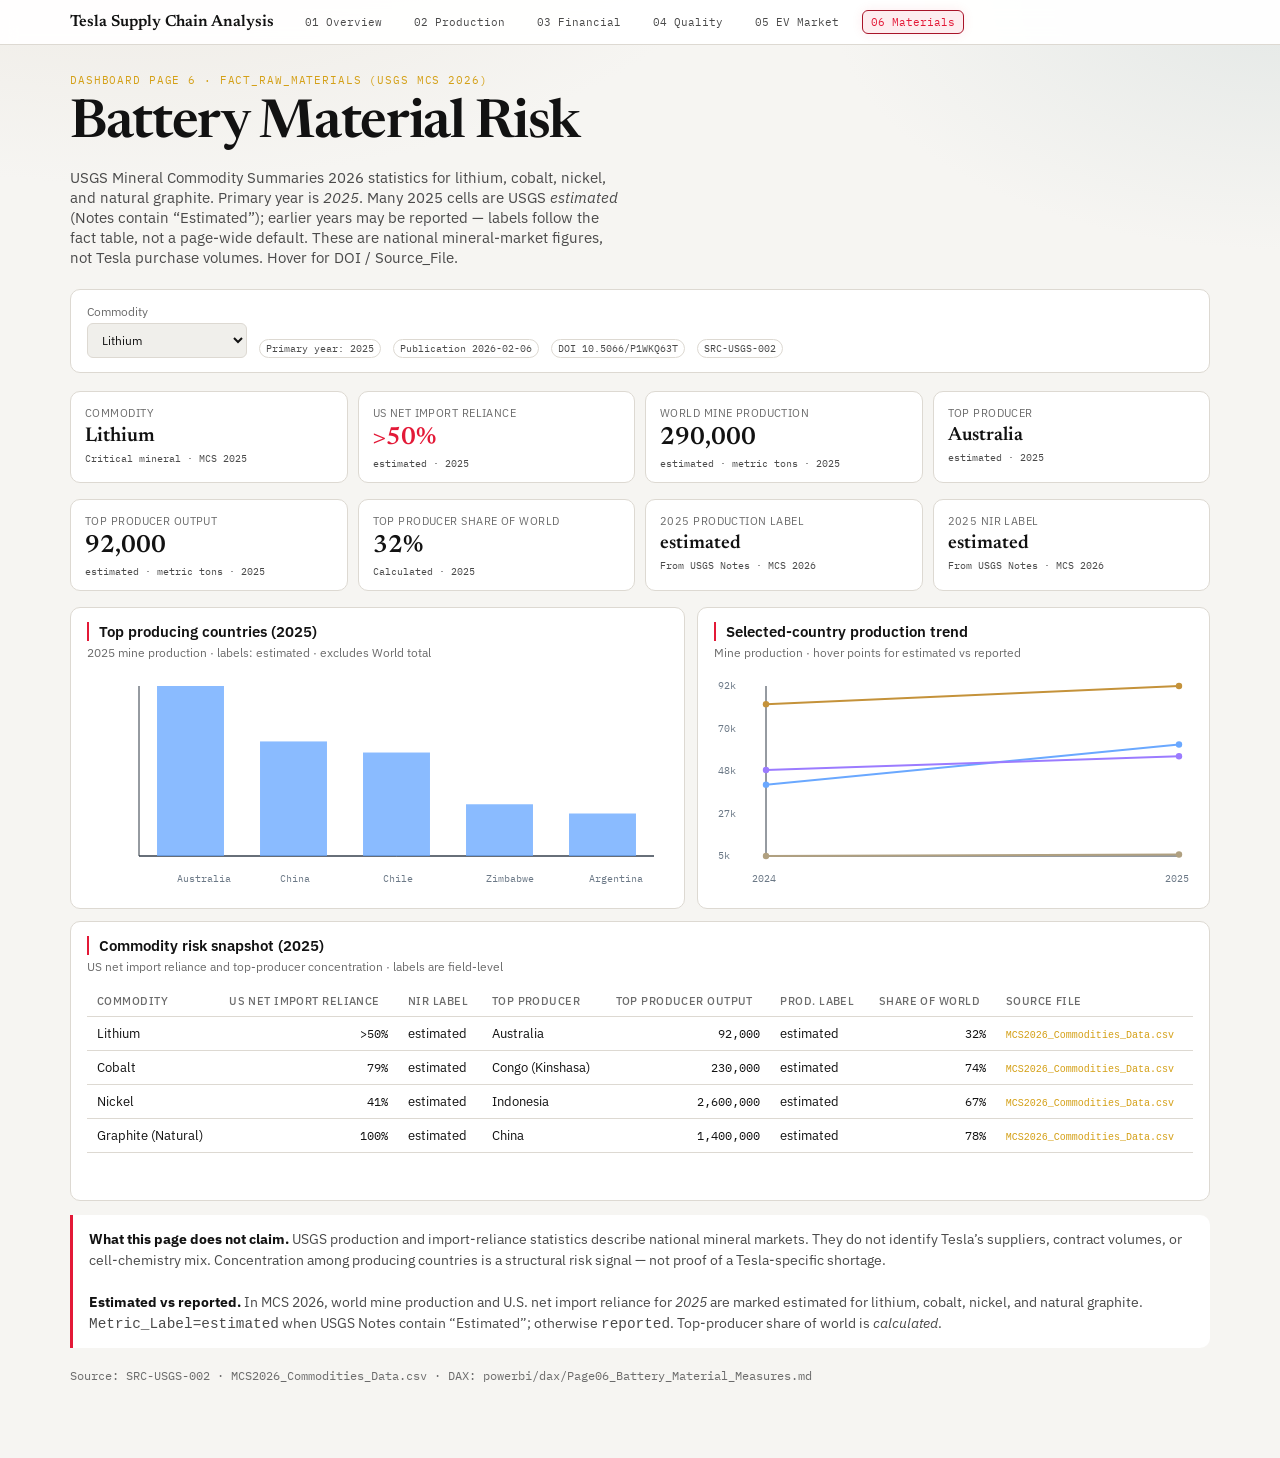
<file: dashboard/page06_battery_material_risk.html>
<!DOCTYPE html>
<html lang="en">
<head>
  <meta charset="UTF-8" />
  <meta name="viewport" content="width=device-width, initial-scale=1" />
  <title>Page 6 — Battery Material Risk | Tesla Supply Chain Analysis</title>
  <link rel="preconnect" href="https://fonts.googleapis.com" />
  <link rel="preconnect" href="https://fonts.gstatic.com" crossorigin />
  <link href="https://fonts.googleapis.com/css2?family=IBM+Plex+Mono:wght@400;500&family=IBM+Plex+Sans:wght@400;500;600&family=Newsreader:opsz,wght@6..72,500;6..72,600&display=swap" rel="stylesheet" />
  <link rel="stylesheet" href="assets/dashboard.css" />
</head>
<body class="theme-materials theme-light" data-theme-mode="light">
  <nav class="site-nav" id="siteNav"></nav>
  <div class="wrap">
    <header>
      <p class="eyebrow">Dashboard Page 6 · Fact_Raw_Materials (USGS MCS 2026)</p>
      <h1>Battery Material Risk</h1>
      <p class="sub">
        USGS Mineral Commodity Summaries 2026 statistics for lithium, cobalt, nickel, and natural graphite.
        Primary year is <em>2025</em>. Many 2025 cells are USGS <em>estimated</em> (Notes contain “Estimated”);
        earlier years may be reported — labels follow the fact table, not a page-wide default.
        These are national mineral-market figures, not Tesla purchase volumes. Hover for DOI / Source_File.
      </p>
    </header>

    <div class="controls">
      <label>Commodity
        <select id="commoditySelect"></select>
      </label>
      <span class="pill">Primary year: 2025</span>
      <span class="pill">Publication 2026-02-06</span>
      <span class="pill">DOI 10.5066/P1WKQ63T</span>
      <span class="pill">SRC-USGS-002</span>
    </div>

    <section class="kpis" id="kpis"></section>
    <section class="kpis" id="kpis2"></section>

    <section class="grid2">
      <div class="panel">
        <h2>Top producing countries (2025)</h2>
        <p class="hint" id="topHint">World mine production · Metric_Label from USGS Notes</p>
        <canvas id="chartTop" height="220"></canvas>
      </div>
      <div class="panel">
        <h2>Selected-country production trend</h2>
        <p class="hint">Mine production · hover points for estimated vs reported</p>
        <canvas id="chartTrend" height="220"></canvas>
      </div>
    </section>

    <section class="panel">
      <h2>Commodity risk snapshot (2025)</h2>
      <p class="hint">US net import reliance and top-producer concentration · labels are field-level</p>
      <div class="table-wrap">
        <table>
          <thead>
            <tr>
              <th>Commodity</th>
              <th>US net import reliance</th>
              <th>NIR label</th>
              <th>Top producer</th>
              <th>Top producer output</th>
              <th>Prod. label</th>
              <th>Share of world</th>
              <th>Source file</th>
            </tr>
          </thead>
          <tbody id="detailBody"></tbody>
        </table>
      </div>
    </section>

    <div class="callout">
      <strong style="color:var(--text)">What this page does not claim.</strong>
      USGS production and import-reliance statistics describe national mineral markets.
      They do not identify Tesla’s suppliers, contract volumes, or cell-chemistry mix.
      Concentration among producing countries is a structural risk signal — not proof of a Tesla-specific shortage.
      <br /><br />
      <strong style="color:var(--text)">Estimated vs reported.</strong>
      In MCS 2026, world mine production and U.S. net import reliance for <em>2025</em> are marked estimated for
      lithium, cobalt, nickel, and natural graphite. <code>Metric_Label=estimated</code> when USGS Notes contain
      “Estimated”; otherwise <code>reported</code>. Top-producer share of world is <em>calculated</em>.
    </div>
    <p class="footer-note">Source: SRC-USGS-002 · MCS2026_Commodities_Data.csv · DAX: powerbi/dax/Page06_Battery_Material_Measures.md</p>
  </div>
  <div class="tooltip" id="tooltip"></div>
  <script src="data/fact_raw_materials_kpi.js"></script>
  <script src="data/fact_raw_materials_production.js"></script>
  <script src="assets/common.js"></script>
  <script>
    Dash.renderNav("06");
    const ORDER = ["Lithium", "Cobalt", "Nickel", "Graphite (Natural)"];
    const KPI = (window.FACT_RAW_MATERIALS_KPI || []).slice().sort((a, b) => {
      const ia = ORDER.indexOf(a.Commodity);
      const ib = ORDER.indexOf(b.Commodity);
      return (ia < 0 ? 99 : ia) - (ib < 0 ? 99 : ib);
    });
    const PROD = window.FACT_RAW_MATERIALS_PROD || [];
    const commoditySelect = document.getElementById("commoditySelect");
    KPI.forEach((r) => {
      const o = document.createElement("option");
      o.value = r.Commodity;
      o.textContent = r.Commodity;
      commoditySelect.appendChild(o);
    });
    if (KPI.length) commoditySelect.value = KPI[0].Commodity;

    function selected() {
      return KPI.find((r) => r.Commodity === commoditySelect.value) || KPI[0];
    }

    function fmtNir(row) {
      const nir = row.Net_Import_Reliance_US;
      if (nir == null || nir === "") return "—";
      if (typeof nir === "number") return Dash.fmt(nir, 0) + "%";
      const s = String(nir);
      return s.includes("%") ? s : s + "%";
    }

    function cite(row, name, label, val, note, year) {
      return Dash.citationHtml({
        periodId: row.Commodity,
        metricName: name,
        metricLabel: label,
        valueText: val,
        reportingPeriod: "MCS year " + (year || row.Primary_Year || "—") + " · " + row.Commodity,
        publicationDate: row.Publication_Date,
        sourceId: row.Source_ID,
        sourceFile: row.Source_File,
        sourceUrl: row.Source_URL,
        note: note || row.Notes || ("DOI " + (row.DOI || "")),
      });
    }

    function topProducers(row) {
      return (row.Top_Producers || []).filter((p) => !/world/i.test(p.Country || ""));
    }

    function bindKpi(el, html, onMove, brandPrimary) {
      const div = document.createElement("div");
      div.className = "kpi" + (brandPrimary ? " kpi-brand-primary" : "");
      div.innerHTML = html;
      div.addEventListener("mousemove", onMove);
      div.addEventListener("mouseleave", Dash.hideTip);
      el.appendChild(div);
    }

    function renderKpis() {
      const row = selected();
      if (!row) return;
      const tops = topProducers(row);
      const el1 = document.getElementById("kpis");
      const el2 = document.getElementById("kpis2");
      el1.innerHTML = "";
      el2.innerHTML = "";

      const nirText = fmtNir(row);
      const nirLabel = row.Net_Import_Reliance_Metric_Label || "reported";
      const worldLabel = row.World_Mine_Production_Metric_Label || "estimated";
      const top = tops[0];
      const topLabel = top ? top.Metric_Label || "estimated" : "—";
      const share = row.Top_Producer_Share_of_World;
      const shareText = share == null ? "—" : Dash.fmtPct(share, 0);

      bindKpi(
        el1,
        `<div class="lbl">Commodity</div>
         <div class="val" style="font-size:1.25rem">${row.Commodity}</div>
         <div class="meta">Critical mineral · MCS ${row.Primary_Year}</div>`,
        (e) => Dash.showTip(
          cite(row, "Commodity", "reported", row.Commodity, "Battery-relevant commodity in Fact_Raw_Materials"),
          e.clientX, e.clientY
        )
      );
      bindKpi(
        el1,
        `<div class="lbl">US Net Import Reliance</div>
         <div class="val">${nirText}</div>
         <div class="meta">${nirLabel} · ${row.Net_Import_Reliance_Year || row.Primary_Year}</div>`,
        (e) => Dash.showTip(
          cite(
            row,
            "US Net Import Reliance",
            nirLabel,
            nirText,
            row.Net_Import_Reliance_Notes || "Share of apparent consumption",
            row.Net_Import_Reliance_Year
          ),
          e.clientX, e.clientY
        ),
        true
      );
      bindKpi(
        el1,
        `<div class="lbl">World Mine Production</div>
         <div class="val">${Dash.fmt(row.World_Mine_Production)}</div>
         <div class="meta">${worldLabel} · ${row.World_Mine_Production_Unit || "metric tons"} · ${row.Primary_Year}</div>`,
        (e) => Dash.showTip(
          cite(
            row,
            "World Mine Production",
            worldLabel,
            Dash.fmt(row.World_Mine_Production) + " " + (row.World_Mine_Production_Unit || ""),
            row.World_Mine_Production_Notes || "World total mine production (rounded)",
            row.Primary_Year
          ),
          e.clientX, e.clientY
        )
      );
      bindKpi(
        el1,
        `<div class="lbl">Top Producer</div>
         <div class="val" style="font-size:1.2rem">${top ? top.Country : "—"}</div>
         <div class="meta">${topLabel} · ${row.Top_Producers_Year || ""}</div>`,
        (e) => Dash.showTip(
          cite(
            row,
            "Top Producer",
            topLabel,
            top ? top.Country : "—",
            top ? top.Notes : null,
            row.Top_Producers_Year
          ),
          e.clientX, e.clientY
        )
      );

      bindKpi(
        el2,
        `<div class="lbl">Top Producer Output</div>
         <div class="val">${top ? Dash.fmt(top.Value) : "—"}</div>
         <div class="meta">${topLabel} · ${top ? top.Unit || "" : ""} · ${row.Top_Producers_Year || ""}</div>`,
        (e) => Dash.showTip(
          cite(
            row,
            "Top Producer Output",
            topLabel,
            top ? Dash.fmt(top.Value) + " " + (top.Unit || "") : "—",
            top ? top.Notes : null,
            row.Top_Producers_Year
          ),
          e.clientX, e.clientY
        )
      );
      bindKpi(
        el2,
        `<div class="lbl">Top Producer Share of World</div>
         <div class="val">${shareText}</div>
         <div class="meta">Calculated · ${row.Primary_Year}</div>`,
        (e) => Dash.showTip(
          cite(
            row,
            "Top Producer Share of World",
            "calculated",
            shareText,
            top
              ? top.Country + " output ÷ world mine production (" + row.Primary_Year + ")"
              : null,
            row.Primary_Year
          ),
          e.clientX, e.clientY
        )
      );
      bindKpi(
        el2,
        `<div class="lbl">2025 Production Label</div>
         <div class="val" style="font-size:1.2rem">${worldLabel}</div>
         <div class="meta">From USGS Notes · MCS 2026</div>`,
        (e) => Dash.showTip(
          cite(
            row,
            "Metric label (world production)",
            worldLabel,
            worldLabel,
            "estimated when USGS Notes contain “Estimated”; otherwise reported"
          ),
          e.clientX, e.clientY
        )
      );
      bindKpi(
        el2,
        `<div class="lbl">2025 NIR Label</div>
         <div class="val" style="font-size:1.2rem">${nirLabel}</div>
         <div class="meta">From USGS Notes · MCS 2026</div>`,
        (e) => Dash.showTip(
          cite(
            row,
            "Metric label (net import reliance)",
            nirLabel,
            nirLabel,
            row.Net_Import_Reliance_Notes
          ),
          e.clientX, e.clientY
        )
      );
    }

    function renderCharts() {
      const row = selected();
      if (!row) return;
      const tops = topProducers(row).slice(0, 6);
      const labelSet = new Set(tops.map((p) => p.Metric_Label || "estimated"));
      document.getElementById("topHint").textContent =
        "2025 mine production · labels: " + [...labelSet].join(", ") + " · excludes World total";

      Dash.drawBarChart(
        document.getElementById("chartTop"),
        tops.map((p) => p.Value),
        {
          labels: tops.map((p) => String(p.Country).slice(0, 12)),
          colors: tops.map(() => "#6aa8ff"),
          onHover: (i, x, y) => {
            const p = tops[i];
            Dash.showTip(
              cite(
                row,
                "Production · " + p.Country,
                p.Metric_Label || "estimated",
                Dash.fmt(p.Value) + " " + (p.Unit || ""),
                p.Notes || ("Year " + row.Top_Producers_Year),
                row.Top_Producers_Year
              ),
              x, y
            );
          },
        }
      );

      const seriesCountries = [
        "United States",
        "China",
        "Australia",
        "Chile",
        "Indonesia",
        "Congo (Kinshasa)",
        "Canada",
        "Philippines",
      ];
      const years = [
        ...new Set(
          PROD.filter((r) => r.Commodity === row.Commodity).map((r) => r.Year)
        ),
      ].sort((a, b) => a - b);
      const colors = ["#3d9c84", "#6aa8ff", "#c4923a", "#9b7bff", "#d46a6a", "#7ab0c4", "#b0a080", "#5a8fad"];
      const series = [];
      seriesCountries.forEach((c, idx) => {
        const vals = years.map((y) => {
          const hit = PROD.find(
            (r) => r.Commodity === row.Commodity && r.Country === c && r.Year === y
          );
          return hit ? hit.Value : null;
        });
        if (vals.some((v) => v != null)) {
          series.push({ color: colors[idx % colors.length], values: vals, name: c });
        }
      });

      const canvas = document.getElementById("chartTrend");
      if (!series.length) {
        const ctx = canvas.getContext("2d");
        ctx.clearRect(0, 0, canvas.width, canvas.height);
      } else {
        Dash.drawLineChart(canvas, series, {
          labels: years.map(String),
          yFormat: (v) => (v >= 1000 ? Dash.fmt(v / 1000, 0) + "k" : Dash.fmt(v, 0)),
          onHover: (i, x, y) => {
            const parts = series
              .map((s) => {
                const hit = PROD.find(
                  (r) =>
                    r.Commodity === row.Commodity &&
                    r.Country === s.name &&
                    r.Year === years[i]
                );
                const lab = hit ? hit.Metric_Label : "—";
                const val = s.values[i] == null ? "—" : Dash.fmt(s.values[i]);
                return s.name + ": " + val + " (" + lab + ")";
              })
              .join("<br/>");
            Dash.showTip(
              cite(row, "Mine production trend", "mixed", years[i] + "<br/>" + parts, null, years[i]),
              x, y
            );
          },
        });
      }
    }

    function renderTable() {
      const body = document.getElementById("detailBody");
      body.innerHTML = "";
      KPI.forEach((r) => {
        const tops = topProducers(r);
        const top = tops[0];
        const nirText = fmtNir(r);
        const share =
          r.Top_Producer_Share_of_World == null
            ? "—"
            : Dash.fmtPct(r.Top_Producer_Share_of_World, 0);
        const tr = document.createElement("tr");
        tr.innerHTML = `
          <td>${r.Commodity}</td>
          <td class="num">${nirText}</td>
          <td>${r.Net_Import_Reliance_Metric_Label || "—"}</td>
          <td>${top ? top.Country : "—"}</td>
          <td class="num">${top ? Dash.fmt(top.Value) : "—"}</td>
          <td>${top ? top.Metric_Label : "—"}</td>
          <td class="num">${share}</td>
          <td><code style="font-size:10px;color:var(--accent)">${r.Source_File}</code></td>`;
        tr.addEventListener("mousemove", (e) =>
          Dash.showTip(
            cite(
              r,
              r.Commodity + " snapshot",
              "mixed",
              "NIR " + nirText + " (" + (r.Net_Import_Reliance_Metric_Label || "") + ")"
            ),
            e.clientX,
            e.clientY
          )
        );
        tr.addEventListener("mouseleave", Dash.hideTip);
        body.appendChild(tr);
      });
    }

    function renderAll() {
      renderKpis();
      renderCharts();
      renderTable();
    }

    commoditySelect.addEventListener("change", renderAll);
    window.addEventListener("resize", renderCharts);

    if (!KPI.length) {
      document.querySelector(".wrap").insertAdjacentHTML(
        "afterbegin",
        "<p style='color:#c4923a'>Raw materials embeds failed to load. Run <code>python scripts/build_dashboard_embeds.py</code>.</p>"
      );
    } else {
      renderAll();
    }
  </script>
</body>
</html>
</file>
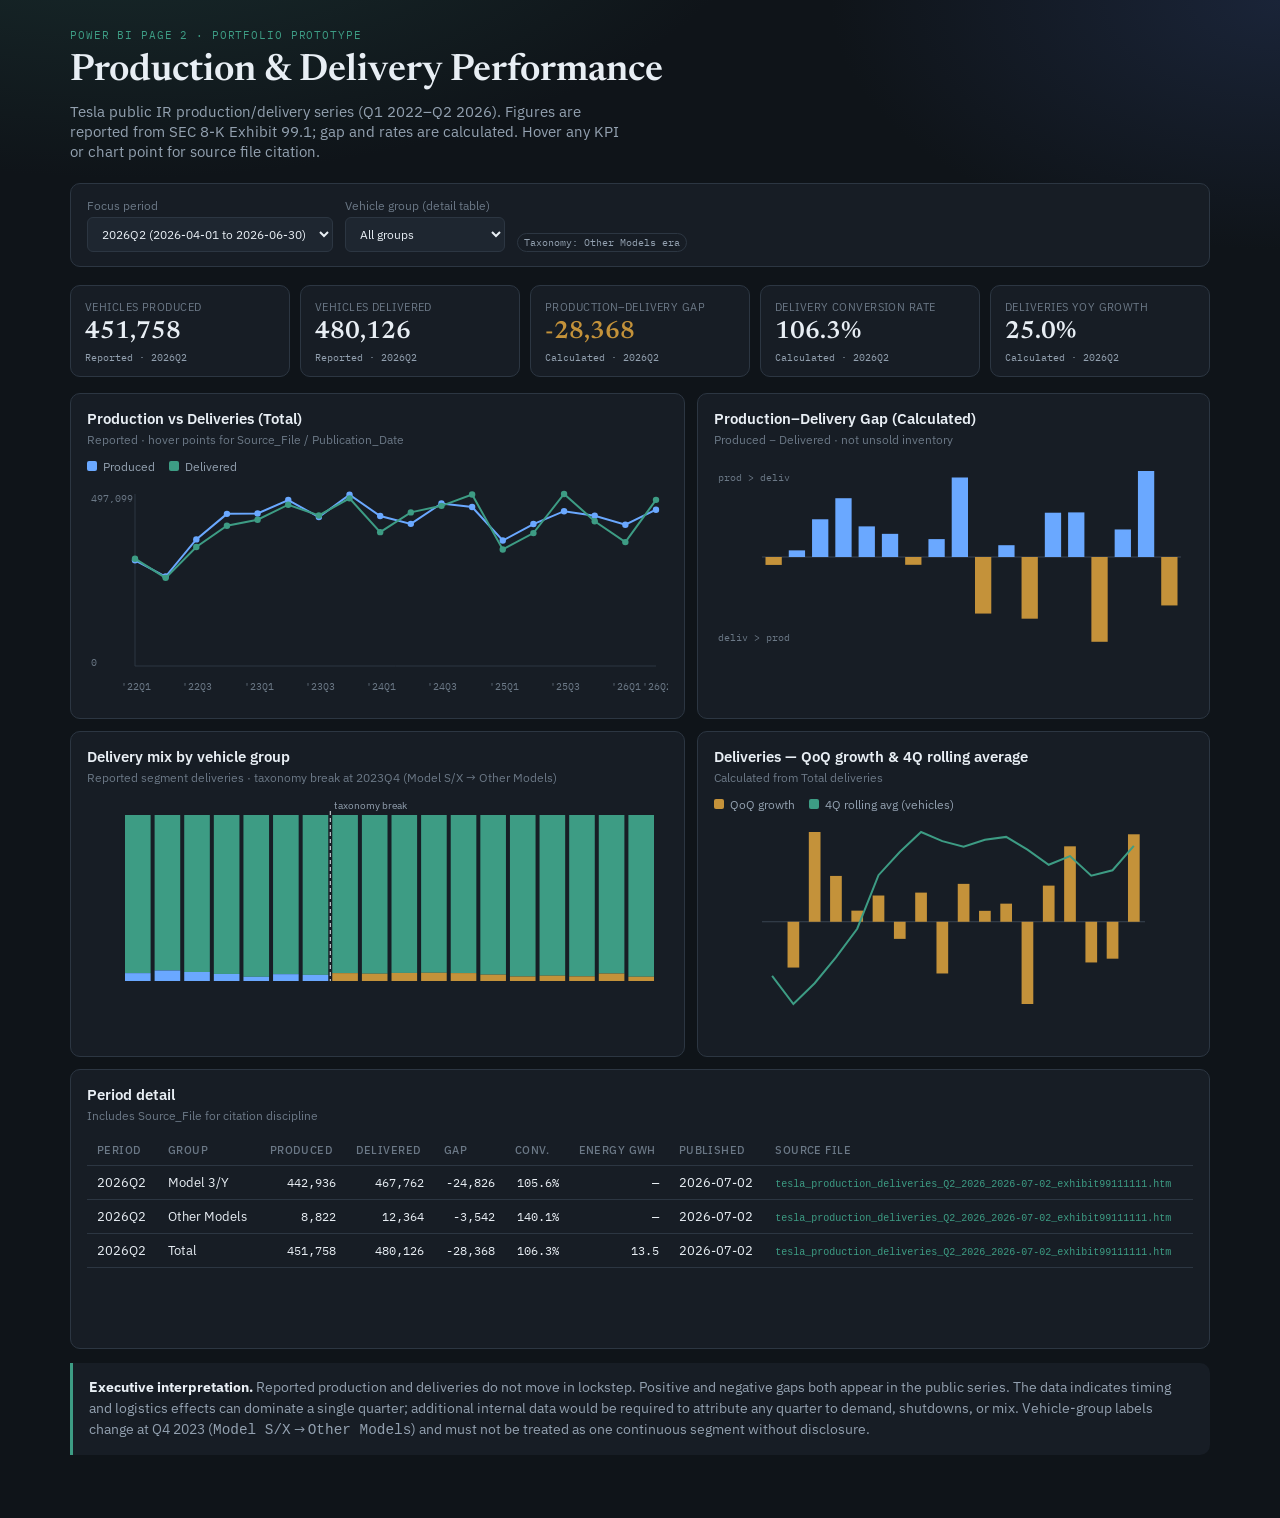
<file: powerbi/page02_production_delivery_performance.html>
<!DOCTYPE html>
<html lang="en">
<head>
  <meta charset="UTF-8" />
  <meta name="viewport" content="width=device-width, initial-scale=1" />
  <title>Page 2 — Production & Delivery Performance | Tesla Supply Chain Analysis</title>
  <link rel="preconnect" href="https://fonts.googleapis.com" />
  <link rel="preconnect" href="https://fonts.gstatic.com" crossorigin />
  <link href="https://fonts.googleapis.com/css2?family=IBM+Plex+Mono:wght@400;500&family=IBM+Plex+Sans:wght@400;500;600&family=Newsreader:opsz,wght@6..72,500;6..72,600&display=swap" rel="stylesheet" />
  <style>
    :root {
      --bg0: #0f1419;
      --bg1: #171d25;
      --bg2: #1e2630;
      --line: #2c3642;
      --text: #e8eef4;
      --muted: #93a1b0;
      --faint: #6b7886;
      --accent: #3d9c84;
      --accent-dim: #2a6f5e;
      --warn: #c4923a;
      --prod: #6aa8ff;
      --deliv: #3d9c84;
      --gap-pos: #6aa8ff;
      --gap-neg: #c4923a;
      --radius: 10px;
      --font: "IBM Plex Sans", system-ui, sans-serif;
      --display: "Newsreader", Georgia, serif;
      --mono: "IBM Plex Mono", ui-monospace, monospace;
    }
    * { box-sizing: border-box; }
    body {
      margin: 0;
      font-family: var(--font);
      color: var(--text);
      background:
        radial-gradient(1200px 600px at 10% -10%, #1a3030 0%, transparent 55%),
        radial-gradient(900px 500px at 100% 0%, #1a2438 0%, transparent 50%),
        var(--bg0);
      min-height: 100vh;
    }
    .wrap { max-width: 1180px; margin: 0 auto; padding: 28px 20px 64px; }
    header { margin-bottom: 22px; }
    .eyebrow {
      font-family: var(--mono);
      font-size: 11px;
      letter-spacing: 0.08em;
      text-transform: uppercase;
      color: var(--accent);
      margin: 0 0 8px;
    }
    h1 {
      font-family: var(--display);
      font-weight: 600;
      font-size: clamp(1.7rem, 3vw, 2.35rem);
      line-height: 1.15;
      margin: 0 0 8px;
    }
    .sub { color: var(--muted); max-width: 62ch; margin: 0; font-size: 0.95rem; }
    .controls {
      display: flex; flex-wrap: wrap; gap: 12px; align-items: end;
      margin: 20px 0 18px; padding: 14px 16px;
      background: var(--bg1); border: 1px solid var(--line); border-radius: var(--radius);
    }
    label { display: grid; gap: 4px; font-size: 12px; color: var(--faint); }
    select {
      background: var(--bg2); color: var(--text); border: 1px solid var(--line);
      border-radius: 6px; padding: 8px 10px; font: inherit; min-width: 160px;
    }
    .kpis {
      display: grid; grid-template-columns: repeat(5, minmax(0, 1fr)); gap: 10px;
      margin-bottom: 16px;
    }
    @media (max-width: 960px) { .kpis { grid-template-columns: repeat(2, 1fr); } }
    @media (max-width: 520px) { .kpis { grid-template-columns: 1fr; } }
    .kpi {
      background: var(--bg1); border: 1px solid var(--line); border-radius: var(--radius);
      padding: 14px 14px 12px; cursor: default; position: relative;
    }
    .kpi:hover { border-color: var(--accent-dim); }
    .kpi .lbl { font-size: 11px; color: var(--faint); text-transform: uppercase; letter-spacing: 0.04em; }
    .kpi .val { font-family: var(--display); font-size: 1.55rem; margin-top: 6px; font-weight: 600; }
    .kpi .meta { font-family: var(--mono); font-size: 10px; color: var(--muted); margin-top: 6px; }
    .kpi.gap-pos .val { color: var(--gap-pos); }
    .kpi.gap-neg .val { color: var(--gap-neg); }
    .grid2 { display: grid; grid-template-columns: 1.2fr 1fr; gap: 12px; margin-bottom: 12px; }
    @media (max-width: 900px) { .grid2 { grid-template-columns: 1fr; } }
    .panel {
      background: var(--bg1); border: 1px solid var(--line); border-radius: var(--radius);
      padding: 14px 16px 16px; min-height: 280px;
    }
    .panel h2 {
      font-size: 0.95rem; font-weight: 600; margin: 0 0 4px;
    }
    .panel .hint { color: var(--faint); font-size: 12px; margin: 0 0 12px; }
    canvas { width: 100%; height: 220px; display: block; }
    .table-wrap { overflow-x: auto; }
    table { width: 100%; border-collapse: collapse; font-size: 13px; }
    th, td { padding: 8px 10px; border-bottom: 1px solid var(--line); text-align: left; }
    th { color: var(--faint); font-weight: 500; font-size: 11px; text-transform: uppercase; letter-spacing: 0.04em; }
    td.num { text-align: right; font-variant-numeric: tabular-nums; font-family: var(--mono); font-size: 12px; }
    tr:hover td { background: rgba(61, 156, 132, 0.06); }
    .callout {
      margin-top: 14px; padding: 14px 16px; border-left: 3px solid var(--accent);
      background: var(--bg1); border-radius: 0 var(--radius) var(--radius) 0;
      color: var(--muted); font-size: 0.9rem; line-height: 1.45;
    }
    .tooltip {
      position: fixed; z-index: 50; max-width: 340px; pointer-events: none;
      background: #10161d; border: 1px solid var(--line); border-radius: 8px;
      padding: 10px 12px; font-size: 12px; line-height: 1.4;
      box-shadow: none; display: none;
    }
    .tooltip strong { display: block; margin-bottom: 4px; color: var(--text); }
    .tooltip code { font-family: var(--mono); font-size: 10px; color: var(--accent); word-break: break-all; }
    .pill {
      display: inline-block; font-family: var(--mono); font-size: 10px;
      padding: 2px 6px; border-radius: 999px; border: 1px solid var(--line); color: var(--muted);
    }
    .legend { display: flex; gap: 14px; flex-wrap: wrap; margin-bottom: 8px; font-size: 12px; color: var(--muted); }
    .legend i { display: inline-block; width: 10px; height: 10px; border-radius: 2px; margin-right: 6px; }
  </style>
</head>
<body>
  <div class="wrap">
    <header>
      <p class="eyebrow">Power BI Page 2 · Portfolio prototype</p>
      <h1>Production &amp; Delivery Performance</h1>
      <p class="sub">
        Tesla public IR production/delivery series (Q1 2022–Q2 2026). Figures are reported from SEC 8-K Exhibit 99.1;
        gap and rates are calculated. Hover any KPI or chart point for source file citation.
      </p>
    </header>

    <div class="controls">
      <label>Focus period
        <select id="periodSelect"></select>
      </label>
      <label>Vehicle group (detail table)
        <select id="groupSelect">
          <option value="ALL">All groups</option>
          <option value="Total">Total</option>
          <option value="Model 3/Y">Model 3/Y</option>
          <option value="Model S/X">Model S/X</option>
          <option value="Other Models">Other Models</option>
        </select>
      </label>
      <span class="pill" id="taxonomyPill"></span>
    </div>

    <section class="kpis" id="kpis"></section>

    <section class="grid2">
      <div class="panel">
        <h2>Production vs Deliveries (Total)</h2>
        <p class="hint">Reported · hover points for Source_File / Publication_Date</p>
        <div class="legend">
          <span><i style="background:var(--prod)"></i>Produced</span>
          <span><i style="background:var(--deliv)"></i>Delivered</span>
        </div>
        <canvas id="chartTrend" height="220"></canvas>
      </div>
      <div class="panel">
        <h2>Production–Delivery Gap (Calculated)</h2>
        <p class="hint">Produced − Delivered · not unsold inventory</p>
        <canvas id="chartGap" height="220"></canvas>
      </div>
    </section>

    <section class="grid2">
      <div class="panel">
        <h2>Delivery mix by vehicle group</h2>
        <p class="hint">Reported segment deliveries · taxonomy break at 2023Q4 (Model S/X → Other Models)</p>
        <canvas id="chartMix" height="220"></canvas>
      </div>
      <div class="panel">
        <h2>Deliveries — QoQ growth &amp; 4Q rolling average</h2>
        <p class="hint">Calculated from Total deliveries</p>
        <div class="legend">
          <span><i style="background:var(--warn)"></i>QoQ growth</span>
          <span><i style="background:var(--deliv)"></i>4Q rolling avg (vehicles)</span>
        </div>
        <canvas id="chartGrowth" height="220"></canvas>
      </div>
    </section>

    <section class="panel">
      <h2>Period detail</h2>
      <p class="hint">Includes Source_File for citation discipline</p>
      <div class="table-wrap">
        <table>
          <thead>
            <tr>
              <th>Period</th>
              <th>Group</th>
              <th>Produced</th>
              <th>Delivered</th>
              <th>Gap</th>
              <th>Conv.</th>
              <th>Energy GWh</th>
              <th>Published</th>
              <th>Source file</th>
            </tr>
          </thead>
          <tbody id="detailBody"></tbody>
        </table>
      </div>
    </section>

    <div class="callout">
      <strong style="color:var(--text)">Executive interpretation.</strong>
      Reported production and deliveries do not move in lockstep. Positive and negative gaps both appear in the public series.
      The data indicates timing and logistics effects can dominate a single quarter; additional internal data would be required to attribute any quarter to demand, shutdowns, or mix.
      Vehicle-group labels change at Q4 2023 (<code>Model S/X</code> → <code>Other Models</code>) and must not be treated as one continuous segment without disclosure.
    </div>
  </div>

  <div class="tooltip" id="tooltip"></div>
  <script src="_embed_data.js"></script>
  <script>
    const DATA = window.FACT_TESLA_OPS || [];
    const tip = document.getElementById("tooltip");

    function periodSort(id) {
      return Number(id.slice(0, 4)) * 10 + Number(id.slice(-1));
    }
    function fmt(n) {
      if (n === null || n === undefined || Number.isNaN(n)) return "—";
      return Math.round(n).toLocaleString("en-US");
    }
    function fmtPct(n) {
      if (n === null || n === undefined || Number.isNaN(n)) return "—";
      return (n * 100).toFixed(1) + "%";
    }
    function totals() {
      return DATA.filter((d) => d.Vehicle_Group === "Total")
        .sort((a, b) => periodSort(a.Period_ID) - periodSort(b.Period_ID));
    }
    function showTip(html, x, y) {
      tip.innerHTML = html;
      tip.style.display = "block";
      const pad = 14;
      tip.style.left = Math.min(x + pad, window.innerWidth - 360) + "px";
      tip.style.top = Math.min(y + pad, window.innerHeight - 180) + "px";
    }
    function hideTip() { tip.style.display = "none"; }

    function citationHtml(row, metricName, metricLabel, valueText) {
      return `<strong>${row.Period_ID} · ${row.Vehicle_Group} · ${metricName} (${metricLabel})</strong>
        Value: ${valueText}<br/>
        Reporting period: ${row.Reporting_Period}<br/>
        Published: ${row.Publication_Date}<br/>
        Source ID: ${row.Source_ID}<br/>
        <code>${row.Source_File}</code><br/>
        <span style="color:#93a1b0">Gap is not unsold inventory.</span>`;
    }

    const T = totals();
    const periodSelect = document.getElementById("periodSelect");
    T.forEach((r) => {
      const opt = document.createElement("option");
      opt.value = r.Period_ID;
      opt.textContent = r.Period_ID + " (" + r.Reporting_Period + ")";
      periodSelect.appendChild(opt);
    });
    periodSelect.value = T[T.length - 1].Period_ID;

    function selectedTotal() {
      return T.find((r) => r.Period_ID === periodSelect.value) || T[T.length - 1];
    }

    function renderKpis() {
      const row = selectedTotal();
      const idx = T.findIndex((r) => r.Period_ID === row.Period_ID);
      const yoyBase = idx >= 4 ? T[idx - 4].Vehicles_Delivered : null;
      const yoy = yoyBase ? (row.Vehicles_Delivered - yoyBase) / yoyBase : null;
      const gapClass = row.Production_Delivery_Gap > 0 ? "gap-pos" : row.Production_Delivery_Gap < 0 ? "gap-neg" : "";
      const cards = [
        { name: "Vehicles Produced", label: "Reported", val: fmt(row.Vehicles_Produced), raw: row.Vehicles_Produced, cls: "" },
        { name: "Vehicles Delivered", label: "Reported", val: fmt(row.Vehicles_Delivered), raw: row.Vehicles_Delivered, cls: "" },
        { name: "Production–Delivery Gap", label: "Calculated", val: fmt(row.Production_Delivery_Gap), raw: row.Production_Delivery_Gap, cls: gapClass },
        { name: "Delivery Conversion Rate", label: "Calculated", val: fmtPct(row.Delivery_Conversion_Rate), raw: row.Delivery_Conversion_Rate, cls: "" },
        { name: "Deliveries YoY Growth", label: "Calculated", val: fmtPct(yoy), raw: yoy, cls: "" },
      ];
      const el = document.getElementById("kpis");
      el.innerHTML = "";
      cards.forEach((c) => {
        const div = document.createElement("div");
        div.className = "kpi " + c.cls;
        div.innerHTML = `<div class="lbl">${c.name}</div><div class="val">${c.val}</div><div class="meta">${c.label} · ${row.Period_ID}</div>`;
        div.addEventListener("mousemove", (e) => {
          showTip(citationHtml(row, c.name, c.label, c.val), e.clientX, e.clientY);
        });
        div.addEventListener("mouseleave", hideTip);
        el.appendChild(div);
      });
      const flags = row.Format_Flags || "";
      document.getElementById("taxonomyPill").textContent = flags.includes("Other_Models")
        ? "Taxonomy: Other Models era"
        : "Taxonomy: Model S/X era";
    }

    function drawLineChart(canvas, series, colors, yFormat) {
      const ctx = canvas.getContext("2d");
      const dpr = window.devicePixelRatio || 1;
      const w = canvas.clientWidth;
      const h = canvas.height;
      canvas.width = w * dpr; canvas.height = h * dpr; ctx.setTransform(dpr, 0, 0, dpr, 0, 0);
      ctx.clearRect(0, 0, w, h);
      const pad = { l: 48, r: 12, t: 12, b: 36 };
      const plotW = w - pad.l - pad.r;
      const plotH = h - pad.t - pad.b;
      const n = series[0].values.length;
      let min = Infinity, max = -Infinity;
      series.forEach((s) => s.values.forEach((v) => { if (v != null) { min = Math.min(min, v); max = Math.max(max, v); } }));
      if (min === max) { min -= 1; max += 1; }
      const y0 = Math.min(0, min);
      const span = max - y0 || 1;
      const xAt = (i) => pad.l + (n === 1 ? plotW / 2 : (i / (n - 1)) * plotW);
      const yAt = (v) => pad.t + plotH - ((v - y0) / span) * plotH;

      ctx.strokeStyle = "#2c3642"; ctx.lineWidth = 1;
      ctx.beginPath(); ctx.moveTo(pad.l, pad.t); ctx.lineTo(pad.l, pad.t + plotH); ctx.lineTo(pad.l + plotW, pad.t + plotH); ctx.stroke();
      // zero line if in range
      if (y0 < 0 && max > 0) {
        ctx.strokeStyle = "#3a4552";
        ctx.beginPath(); ctx.moveTo(pad.l, yAt(0)); ctx.lineTo(pad.l + plotW, yAt(0)); ctx.stroke();
      }

      series.forEach((s, si) => {
        ctx.strokeStyle = colors[si]; ctx.lineWidth = 2; ctx.beginPath();
        let started = false;
        s.values.forEach((v, i) => {
          if (v == null) return;
          const x = xAt(i), y = yAt(v);
          if (!started) { ctx.moveTo(x, y); started = true; } else ctx.lineTo(x, y);
        });
        ctx.stroke();
        s.values.forEach((v, i) => {
          if (v == null) return;
          ctx.fillStyle = colors[si];
          ctx.beginPath(); ctx.arc(xAt(i), yAt(v), 3.2, 0, Math.PI * 2); ctx.fill();
        });
      });

      ctx.fillStyle = "#6b7886"; ctx.font = "10px IBM Plex Mono, monospace";
      T.forEach((r, i) => {
        if (i % 2 !== 0 && i !== T.length - 1) return;
        const x = xAt(i);
        ctx.fillText(r.Period_ID.replace("20", "'"), x - 14, h - 12);
      });
      ctx.fillText(yFormat(max), 4, pad.t + 8);
      ctx.fillText(yFormat(y0), 4, pad.t + plotH);

      canvas.onmousemove = (e) => {
        const rect = canvas.getBoundingClientRect();
        const x = e.clientX - rect.left;
        let best = 0, bestDist = Infinity;
        for (let i = 0; i < n; i++) {
          const d = Math.abs(xAt(i) - x);
          if (d < bestDist) { bestDist = d; best = i; }
        }
        if (bestDist > 24) { hideTip(); return; }
        const row = T[best];
        const lines = series.map((s, si) => `${s.name}: ${yFormat(s.values[best])}`).join("<br/>");
        showTip(citationHtml(row, series.map((s) => s.name).join(" / "), series[0].label, lines), e.clientX, e.clientY);
      };
      canvas.onmouseleave = hideTip;
    }

    function drawGapBars(canvas) {
      const ctx = canvas.getContext("2d");
      const dpr = window.devicePixelRatio || 1;
      const w = canvas.clientWidth;
      const h = canvas.height;
      canvas.width = w * dpr; canvas.height = h * dpr; ctx.setTransform(dpr, 0, 0, dpr, 0, 0);
      ctx.clearRect(0, 0, w, h);
      const pad = { l: 48, r: 12, t: 12, b: 36 };
      const plotW = w - pad.l - pad.r;
      const plotH = h - pad.t - pad.b;
      const vals = T.map((r) => r.Production_Delivery_Gap);
      const max = Math.max(...vals.map(Math.abs), 1);
      const xAt = (i) => pad.l + (i + 0.15) * (plotW / vals.length);
      const barW = (plotW / vals.length) * 0.7;
      const yAt = (v) => pad.t + plotH / 2 - (v / max) * (plotH / 2);
      ctx.strokeStyle = "#3a4552";
      ctx.beginPath(); ctx.moveTo(pad.l, pad.t + plotH / 2); ctx.lineTo(pad.l + plotW, pad.t + plotH / 2); ctx.stroke();
      vals.forEach((v, i) => {
        const y = yAt(v);
        const y0 = pad.t + plotH / 2;
        ctx.fillStyle = v >= 0 ? "#6aa8ff" : "#c4923a";
        const top = Math.min(y, y0);
        const bh = Math.abs(y - y0);
        ctx.fillRect(xAt(i), top, barW, Math.max(bh, 1));
      });
      ctx.fillStyle = "#6b7886"; ctx.font = "10px IBM Plex Mono, monospace";
      ctx.fillText("prod > deliv", 4, pad.t + 10);
      ctx.fillText("deliv > prod", 4, pad.t + plotH - 2);
      canvas.onmousemove = (e) => {
        const rect = canvas.getBoundingClientRect();
        const x = e.clientX - rect.left;
        let best = 0, bestDist = Infinity;
        for (let i = 0; i < vals.length; i++) {
          const cx = xAt(i) + barW / 2;
          const d = Math.abs(cx - x);
          if (d < bestDist) { bestDist = d; best = i; }
        }
        if (bestDist > 20) { hideTip(); return; }
        const row = T[best];
        showTip(citationHtml(row, "Production–Delivery Gap", "Calculated", fmt(row.Production_Delivery_Gap)), e.clientX, e.clientY);
      };
      canvas.onmouseleave = hideTip;
    }

    function drawMix(canvas) {
      const ctx = canvas.getContext("2d");
      const dpr = window.devicePixelRatio || 1;
      const w = canvas.clientWidth;
      const h = canvas.height;
      canvas.width = w * dpr; canvas.height = h * dpr; ctx.setTransform(dpr, 0, 0, dpr, 0, 0);
      ctx.clearRect(0, 0, w, h);
      const pad = { l: 36, r: 12, t: 18, b: 36 };
      const plotW = w - pad.l - pad.r;
      const plotH = h - pad.t - pad.b;
      const periods = T.map((r) => r.Period_ID);
      const breakIdx = periods.indexOf("2023Q4");
      periods.forEach((pid, i) => {
        const segs = DATA.filter((d) => d.Period_ID === pid && d.Vehicle_Group !== "Total");
        const sum = segs.reduce((a, s) => a + s.Vehicles_Delivered, 0) || 1;
        let y = pad.t;
        const x = pad.l + i * (plotW / periods.length) + 2;
        const bw = (plotW / periods.length) - 4;
        segs.forEach((s) => {
          const bh = (s.Vehicles_Delivered / sum) * plotH;
          ctx.fillStyle = s.Vehicle_Group === "Model 3/Y" ? "#3d9c84"
            : s.Vehicle_Group === "Model S/X" ? "#6aa8ff" : "#c4923a";
          ctx.fillRect(x, y, bw, bh);
          y += bh;
        });
      });
      if (breakIdx >= 0) {
        const x = pad.l + breakIdx * (plotW / periods.length);
        ctx.strokeStyle = "#e8eef4";
        ctx.setLineDash([4, 3]);
        ctx.beginPath(); ctx.moveTo(x, pad.t - 4); ctx.lineTo(x, pad.t + plotH); ctx.stroke();
        ctx.setLineDash([]);
        ctx.fillStyle = "#93a1b0"; ctx.font = "10px IBM Plex Sans, sans-serif";
        ctx.fillText("taxonomy break", x + 4, pad.t - 6);
      }
      canvas.onmousemove = (e) => {
        const rect = canvas.getBoundingClientRect();
        const x = e.clientX - rect.left;
        const i = Math.max(0, Math.min(periods.length - 1, Math.floor((x - pad.l) / (plotW / periods.length))));
        const pid = periods[i];
        const segs = DATA.filter((d) => d.Period_ID === pid && d.Vehicle_Group !== "Total");
        const totalRow = T.find((r) => r.Period_ID === pid);
        const body = segs.map((s) => `${s.Vehicle_Group}: ${fmt(s.Vehicles_Delivered)}`).join("<br/>");
        showTip(citationHtml(totalRow, "Delivery mix (segments)", "Reported", body), e.clientX, e.clientY);
      };
      canvas.onmouseleave = hideTip;
    }

    function drawGrowth(canvas) {
      const qoq = T.map((r, i) => {
        if (i === 0) return null;
        const prev = T[i - 1].Vehicles_Delivered;
        return (r.Vehicles_Delivered - prev) / prev;
      });
      const roll = T.map((_, i) => {
        const slice = T.slice(Math.max(0, i - 3), i + 1);
        return slice.reduce((a, r) => a + r.Vehicles_Delivered, 0) / slice.length;
      });
      // dual: bars for qoq mapped to -axis, line for roll on secondary — simplify to two panels in one canvas
      const ctx = canvas.getContext("2d");
      const dpr = window.devicePixelRatio || 1;
      const w = canvas.clientWidth;
      const h = canvas.height;
      canvas.width = w * dpr; canvas.height = h * dpr; ctx.setTransform(dpr, 0, 0, dpr, 0, 0);
      ctx.clearRect(0, 0, w, h);
      const pad = { l: 48, r: 48, t: 12, b: 36 };
      const plotW = w - pad.l - pad.r;
      const plotH = h - pad.t - pad.b;
      const qmin = Math.min(...qoq.filter((v) => v != null), 0);
      const qmax = Math.max(...qoq.filter((v) => v != null), 0.01);
      const rmin = Math.min(...roll);
      const rmax = Math.max(...roll);
      const xAt = (i) => pad.l + (i + 0.2) * (plotW / T.length);
      const barW = (plotW / T.length) * 0.55;
      const yQ = (v) => {
        const span = qmax - qmin || 1;
        return pad.t + plotH - ((v - qmin) / span) * plotH;
      };
      const yR = (v) => {
        const span = rmax - rmin || 1;
        return pad.t + plotH - ((v - rmin) / span) * plotH;
      };
      // zero for qoq
      if (qmin < 0 && qmax > 0) {
        ctx.strokeStyle = "#3a4552";
        ctx.beginPath(); ctx.moveTo(pad.l, yQ(0)); ctx.lineTo(pad.l + plotW, yQ(0)); ctx.stroke();
      }
      qoq.forEach((v, i) => {
        if (v == null) return;
        const y = yQ(v);
        const y0 = yQ(0);
        ctx.fillStyle = "#c4923a";
        ctx.fillRect(xAt(i), Math.min(y, y0), barW, Math.max(Math.abs(y - y0), 1));
      });
      ctx.strokeStyle = "#3d9c84"; ctx.lineWidth = 2; ctx.beginPath();
      roll.forEach((v, i) => {
        const x = xAt(i) + barW / 2;
        const y = yR(v);
        if (i === 0) ctx.moveTo(x, y); else ctx.lineTo(x, y);
      });
      ctx.stroke();
      canvas.onmousemove = (e) => {
        const rect = canvas.getBoundingClientRect();
        const x = e.clientX - rect.left;
        let best = 0, bestDist = Infinity;
        for (let i = 0; i < T.length; i++) {
          const d = Math.abs(xAt(i) + barW / 2 - x);
          if (d < bestDist) { bestDist = d; best = i; }
        }
        if (bestDist > 22) { hideTip(); return; }
        const row = T[best];
        const g = qoq[best];
        const rr = roll[best];
        showTip(
          citationHtml(
            row,
            "QoQ growth / 4Q rolling avg",
            "Calculated",
            `QoQ: ${fmtPct(g)}<br/>4Q rolling avg deliveries: ${fmt(rr)}`
          ),
          e.clientX,
          e.clientY
        );
      };
      canvas.onmouseleave = hideTip;
    }

    function renderTable() {
      const g = document.getElementById("groupSelect").value;
      const pid = periodSelect.value;
      let rows = DATA.filter((d) => d.Period_ID === pid);
      if (g !== "ALL") rows = rows.filter((d) => d.Vehicle_Group === g);
      rows.sort((a, b) => a.Vehicle_Group.localeCompare(b.Vehicle_Group));
      const body = document.getElementById("detailBody");
      body.innerHTML = rows.map((r) => `<tr>
        <td>${r.Period_ID}</td>
        <td>${r.Vehicle_Group}</td>
        <td class="num">${fmt(r.Vehicles_Produced)}</td>
        <td class="num">${fmt(r.Vehicles_Delivered)}</td>
        <td class="num">${fmt(r.Production_Delivery_Gap)}</td>
        <td class="num">${fmtPct(r.Delivery_Conversion_Rate)}</td>
        <td class="num">${r.Energy_Storage_GWh == null ? "—" : r.Energy_Storage_GWh}</td>
        <td>${r.Publication_Date}</td>
        <td><code style="font-size:10px;color:#3d9c84">${r.Source_File}</code></td>
      </tr>`).join("");
    }

    function renderAll() {
      renderKpis();
      drawLineChart(
        document.getElementById("chartTrend"),
        [
          { name: "Vehicles Produced", label: "Reported", values: T.map((r) => r.Vehicles_Produced) },
          { name: "Vehicles Delivered", label: "Reported", values: T.map((r) => r.Vehicles_Delivered) },
        ],
        ["#6aa8ff", "#3d9c84"],
        fmt
      );
      drawGapBars(document.getElementById("chartGap"));
      drawMix(document.getElementById("chartMix"));
      drawGrowth(document.getElementById("chartGrowth"));
      renderTable();
    }

    periodSelect.addEventListener("change", renderAll);
    document.getElementById("groupSelect").addEventListener("change", renderTable);
    window.addEventListener("resize", renderAll);
    if (!DATA.length) {
      document.querySelector(".wrap").insertAdjacentHTML(
        "afterbegin",
        "<p style='color:#c4923a'>Fact data failed to load. Ensure powerbi/_embed_data.js is present.</p>"
      );
    } else {
      renderAll();
    }
  </script>
</body>
</html>
</file>
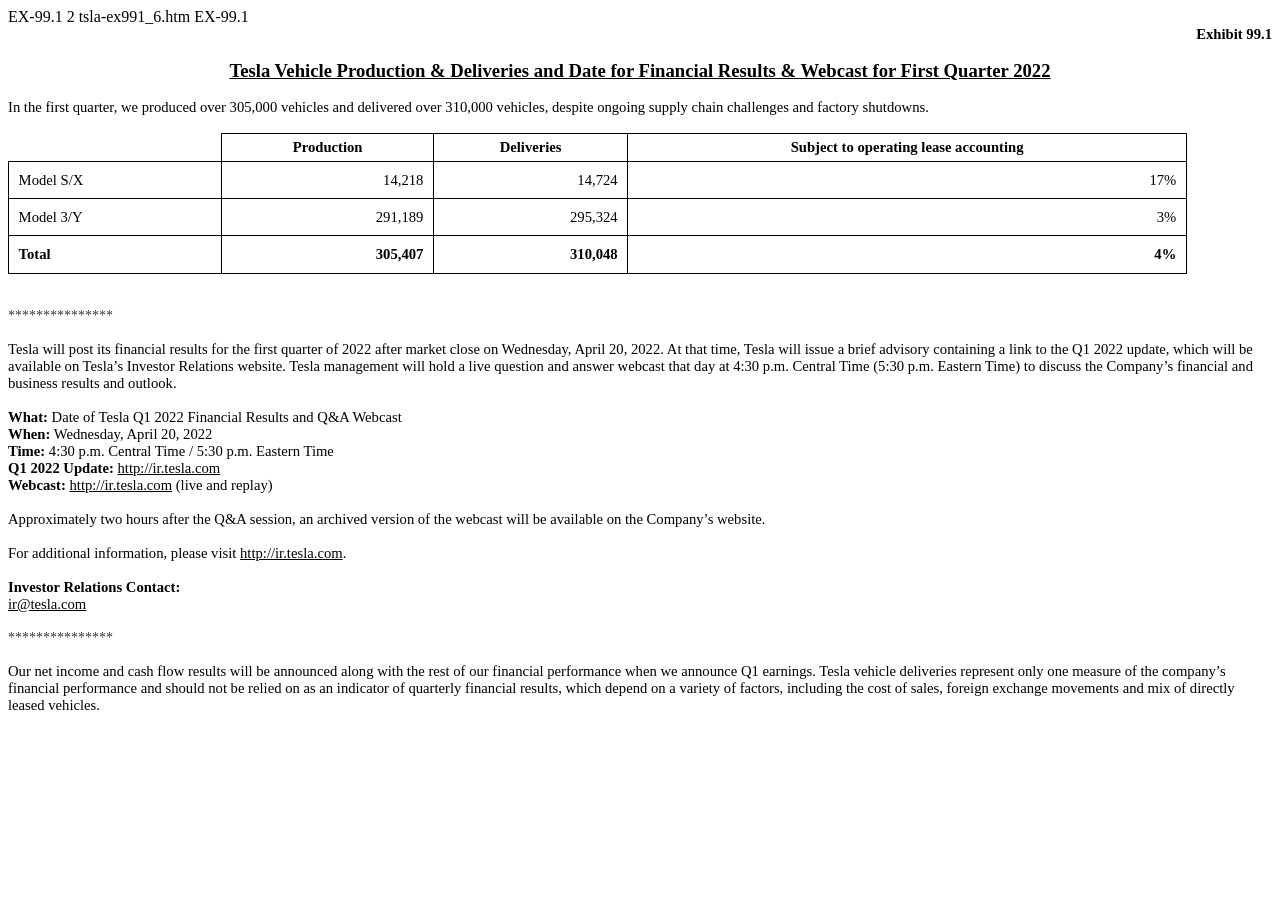
<file: data/raw/tesla_ir/tesla_production_deliveries_Q1_2022_2022-04-04_tsla-ex991_6.htm>
<DOCUMENT>
<TYPE>EX-99.1
<SEQUENCE>2
<FILENAME>tsla-ex991_6.htm
<DESCRIPTION>EX-99.1
<TEXT>
<!DOCTYPE HTML PUBLIC "-//W3C//DTD HTML 4.01 Transitional//EN" "http://www.w3.org/TR/html4/loose.dtd">
<html>
<head>
<title>
tsla-ex991_6.htm
</title>
</head>
<!-- NG Converter v5.0.2.71 -->
<body>

<p style="text-align:right;Background-color:#FFFFFF;margin-bottom:0pt;margin-top:0pt;text-indent:0%;font-weight:bold;color:#000000;font-size:11pt;font-family:Calibri;font-style:normal;text-transform:none;font-variant: normal;"><a name="_Hlk68179111"></a>Exhibit 99.1</p>
<p style="text-align:right;Background-color:#FFFFFF;margin-bottom:0pt;margin-top:0pt;text-indent:0%;font-weight:bold;;font-size:11pt;">&nbsp;</p>
<p style="text-align:center;Background-color:#FFFFFF;margin-bottom:0pt;margin-top:0pt;text-indent:0%;font-weight:bold;color:#000000;font-size:14pt;font-family:Calibri;font-style:normal;text-transform:none;font-variant: normal;"><font style="text-decoration:underline;">Tesla Vehicle Production &amp; Deliveries and Date for Financial Results &amp; Webcast for First Quarter 2022</font></p>
<p style="Background-color:#FFFFFF;margin-bottom:0pt;margin-top:0pt;text-indent:0%;font-weight:bold;;font-size:11pt;">&nbsp;</p>
<p style="margin-bottom:0pt;margin-top:0pt;text-indent:0%;color:#000000;font-size:11pt;font-family:Calibri;font-weight:normal;font-style:normal;text-transform:none;font-variant: normal;">In the first quarter, we produced over 305,000 vehicles and delivered over 310,000 vehicles, despite ongoing supply chain challenges and factory shutdowns.</p>
<p style="margin-bottom:0pt;margin-top:0pt;text-indent:0%;color:#000000;font-size:11pt;font-family:Calibri;font-weight:normal;font-style:normal;text-transform:none;font-variant: normal;">&#160;</p>
<div align="left">
<table border="0" cellspacing="0" cellpadding="0" style="border-collapse:collapse; width:93.27%;">
<tr>
<td style="width:16.88%;"></td>
<td style="width:16.77%;"></td>
<td style="width:15.38%;"></td>
<td style="width:44.23%;"></td>
</tr>
<tr style="height:1pt;">
<td valign="middle"  style=" border-bottom:solid 0.75pt #000000; border-right:solid 0.75pt #000000;">
<p style="text-align:center;margin-bottom:0pt;margin-top:0pt;margin-left:0pt;;text-indent:0pt;;font-size:11pt;">&nbsp;</p></td>
<td valign="middle"  style="padding-left:3.75pt;padding-Right:3.75pt;padding-Top:3.75pt;padding-Bottom:3.75pt; border-top:solid 0.75pt #000000; border-bottom:solid 1pt #000000; border-left:solid 0.75pt #000000; border-right:solid 1pt #000000;">
<p style="text-align:center;margin-bottom:0pt;margin-top:0pt;margin-left:0pt;;text-indent:0pt;;font-weight:bold;color:#000000;font-size:11pt;font-family:Calibri;font-style:normal;text-transform:none;font-variant: normal;">Production</p></td>
<td valign="middle"  style="padding-left:3.75pt;padding-Right:3.75pt;padding-Top:3.75pt;padding-Bottom:3.75pt; border-top:solid 0.75pt #000000; border-bottom:solid 1pt #000000; border-right:solid 1pt #000000;">
<p style="text-align:center;margin-bottom:0pt;margin-top:0pt;margin-left:0pt;;text-indent:0pt;;font-weight:bold;color:#000000;font-size:11pt;font-family:Calibri;font-style:normal;text-transform:none;font-variant: normal;">Deliveries</p></td>
<td valign="middle"  style="padding-left:3.75pt;padding-Right:3.75pt;padding-Top:3.75pt;padding-Bottom:3.75pt; border-top:solid 0.75pt #000000; border-bottom:solid 1pt #000000; border-right:solid 1pt #000000;">
<p style="text-align:center;margin-bottom:0pt;margin-top:0pt;margin-left:0pt;;text-indent:0pt;;font-weight:bold;color:#000000;font-size:11pt;font-family:Calibri;font-style:normal;text-transform:none;font-variant: normal;">Subject to operating lease accounting</p></td>
</tr>
<tr style="height:0.8pt;">
<td valign="middle"  style="padding-left:7.2pt;padding-Right:7.2pt;padding-Top:7.2pt;padding-Bottom:7.2pt; border-top:solid 0.75pt #000000; border-bottom:solid 0.75pt #000000; border-left:solid 0.75pt #000000; border-right:solid 0.75pt #000000;">
<p style="margin-bottom:0pt;margin-top:0pt;margin-left:0pt;;text-indent:0pt;;color:#000000;font-size:11pt;font-family:Calibri;font-weight:normal;font-style:normal;text-transform:none;font-variant: normal;">Model S/X</p></td>
<td valign="middle"  style="padding-left:7.2pt;padding-Right:7.2pt;padding-Top:7.2pt;padding-Bottom:7.2pt; border-bottom:solid 1pt #000000; border-left:solid 0.75pt #000000; border-right:solid 1pt #000000;">
<p style="text-align:right;margin-bottom:0pt;margin-top:0pt;margin-left:0pt;;text-indent:0pt;;color:#000000;font-size:11pt;font-family:Calibri;font-weight:normal;font-style:normal;text-transform:none;font-variant: normal;">14,218</p></td>
<td valign="middle"  style="padding-left:7.2pt;padding-Right:7.2pt;padding-Top:7.2pt;padding-Bottom:7.2pt; border-bottom:solid 1pt #000000; border-right:solid 1pt #000000;">
<p style="text-align:right;margin-bottom:0pt;margin-top:0pt;margin-left:0pt;;text-indent:0pt;;color:#000000;font-size:11pt;font-family:Calibri;font-weight:normal;font-style:normal;text-transform:none;font-variant: normal;">14,724</p></td>
<td valign="middle"  style="padding-left:7.2pt;padding-Right:7.2pt;padding-Top:7.2pt;padding-Bottom:7.2pt; border-bottom:solid 1pt #000000; border-right:solid 1pt #000000;">
<p style="text-align:right;margin-bottom:0pt;margin-top:0pt;margin-left:0pt;;text-indent:0pt;;color:#000000;font-size:11pt;font-family:Calibri;font-weight:normal;font-style:normal;text-transform:none;font-variant: normal;">17%</p></td>
</tr>
<tr style="height:0.8pt;">
<td valign="middle"  style="padding-left:7.2pt;padding-Right:7.2pt;padding-Top:7.2pt;padding-Bottom:7.2pt; border-top:solid 0.75pt #000000; border-bottom:solid 1pt #000000; border-left:solid 1pt #000000; border-right:solid 1pt #000000;">
<p style="margin-bottom:0pt;margin-top:0pt;margin-left:0pt;;text-indent:0pt;;color:#000000;font-size:11pt;font-family:Calibri;font-weight:normal;font-style:normal;text-transform:none;font-variant: normal;">Model 3/Y</p></td>
<td valign="middle"  style="padding-left:7.2pt;padding-Right:7.2pt;padding-Top:7.2pt;padding-Bottom:7.2pt; border-bottom:solid 1pt #000000; border-right:solid 1pt #000000;">
<p style="text-align:right;margin-bottom:0pt;margin-top:0pt;margin-left:0pt;;text-indent:0pt;;color:#000000;font-size:11pt;font-family:Calibri;font-weight:normal;font-style:normal;text-transform:none;font-variant: normal;">291,189</p></td>
<td valign="middle"  style="padding-left:7.2pt;padding-Right:7.2pt;padding-Top:7.2pt;padding-Bottom:7.2pt; border-bottom:solid 1pt #000000; border-right:solid 1pt #000000;">
<p style="text-align:right;margin-bottom:0pt;margin-top:0pt;margin-left:0pt;;text-indent:0pt;;color:#000000;font-size:11pt;font-family:Calibri;font-weight:normal;font-style:normal;text-transform:none;font-variant: normal;">295,324</p></td>
<td valign="middle"  style="padding-left:7.2pt;padding-Right:7.2pt;padding-Top:7.2pt;padding-Bottom:7.2pt; border-bottom:solid 1pt #000000; border-right:solid 1pt #000000;">
<p style="text-align:right;margin-bottom:0pt;margin-top:0pt;margin-left:0pt;;text-indent:0pt;;color:#000000;font-size:11pt;font-family:Calibri;font-weight:normal;font-style:normal;text-transform:none;font-variant: normal;">3%</p></td>
</tr>
<tr style="height:1.3pt;">
<td valign="middle"  style="padding-left:7.2pt;padding-Right:7.2pt;padding-Top:7.2pt;padding-Bottom:7.2pt; border-bottom:solid 1pt #000000; border-left:solid 1pt #000000; border-right:solid 1pt #000000;">
<p style="margin-bottom:0pt;margin-top:0pt;margin-left:0pt;;text-indent:0pt;;font-weight:bold;color:#000000;font-size:11pt;font-family:Calibri;font-style:normal;text-transform:none;font-variant: normal;">Total</p></td>
<td valign="middle"  style="padding-left:7.2pt;padding-Right:7.2pt;padding-Top:7.2pt;padding-Bottom:7.2pt; border-bottom:solid 1pt #000000; border-right:solid 1pt #000000;">
<p style="text-align:right;margin-bottom:0pt;margin-top:0pt;margin-left:0pt;;text-indent:0pt;;font-weight:bold;color:#000000;font-size:11pt;font-family:Calibri;font-style:normal;text-transform:none;font-variant: normal;">305,407</p></td>
<td valign="middle"  style="padding-left:7.2pt;padding-Right:7.2pt;padding-Top:7.2pt;padding-Bottom:7.2pt; border-bottom:solid 1pt #000000; border-right:solid 1pt #000000;">
<p style="text-align:right;margin-bottom:0pt;margin-top:0pt;margin-left:0pt;;text-indent:0pt;;font-weight:bold;color:#000000;font-size:11pt;font-family:Calibri;font-style:normal;text-transform:none;font-variant: normal;">310,048</p></td>
<td valign="middle"  style="padding-left:7.2pt;padding-Right:7.2pt;padding-Top:7.2pt;padding-Bottom:7.2pt; border-bottom:solid 1pt #000000; border-right:solid 1pt #000000;">
<p style="text-align:right;margin-bottom:0pt;margin-top:0pt;margin-left:0pt;;text-indent:0pt;;font-weight:bold;color:#000000;font-size:11pt;font-family:Calibri;font-style:normal;text-transform:none;font-variant: normal;">4%</p></td>
</tr>
</table></div>
<p style="margin-bottom:0pt;margin-top:0pt;text-indent:0%;font-size:11pt;">&nbsp;</p>
<p style="margin-bottom:0pt;margin-top:0pt;text-indent:0%;font-size:11pt;">&nbsp;</p>
<p style="margin-bottom:0pt;margin-top:0pt;text-indent:0%;color:#393C41;font-size:10.5pt;font-family:Segoe UI;font-weight:normal;font-style:normal;text-transform:none;font-variant: normal;">***************</p>
<p style="margin-bottom:0pt;margin-top:0pt;text-indent:0%;font-size:11pt;">&nbsp;</p>
<p style="margin-bottom:0pt;margin-top:0pt;text-indent:0%;color:#000000;font-size:11pt;font-family:Calibri;font-weight:normal;font-style:normal;text-transform:none;font-variant: normal;">Tesla will post its financial results for the first quarter of 2022 after market close on Wednesday, April 20, 2022. At that time, Tesla will issue a brief advisory containing a link to the Q1 2022 update, which will be available on Tesla&#8217;s Investor Relations website. Tesla management will hold a live question and answer webcast that day at 4:30 p.m. Central Time (5:30 p.m. Eastern Time) to discuss the Company&#8217;s financial and business results and outlook.</p>
<p style="margin-bottom:0pt;margin-top:0pt;text-indent:0%;font-size:11pt;">&nbsp;</p>
<p style="margin-bottom:0pt;margin-top:0pt;text-indent:0%;font-weight:bold;color:#000000;font-size:11pt;font-family:Calibri;font-style:normal;text-transform:none;font-variant: normal;">What:<font style="font-weight:normal;"> Date of Tesla Q1 2022 Financial Results and Q&amp;A Webcast</font></p>
<p style="margin-bottom:0pt;margin-top:0pt;text-indent:0%;font-weight:bold;color:#000000;font-size:11pt;font-family:Calibri;font-style:normal;text-transform:none;font-variant: normal;">When:<font style="font-weight:normal;"> Wednesday, April 20, 2022</font></p>
<p style="margin-bottom:0pt;margin-top:0pt;text-indent:0%;font-weight:bold;color:#000000;font-size:11pt;font-family:Calibri;font-style:normal;text-transform:none;font-variant: normal;">Time:<font style="font-weight:normal;"> 4:</font><font style="font-weight:normal;color:#000000;">30 p.m. Central Time / 5:30 p.m. Eastern Time</font></p>
<p style="margin-bottom:0pt;margin-top:0pt;text-indent:0%;font-weight:bold;font-size:11pt;font-family:Calibri;font-style:normal;text-transform:none;font-variant: normal;">Q1 2022 Update:<font style="font-weight:normal;"> </font><font style="color:#auto;text-decoration:underline;font-weight:normal;">http://ir.tesla.com</font><font style="font-weight:normal;"> </font></p>
<p style="margin-bottom:0pt;margin-top:0pt;text-indent:0%;font-weight:bold;font-size:11pt;font-family:Calibri;font-style:normal;text-transform:none;font-variant: normal;">Webcast:<font style="font-weight:normal;"> </font><font style="color:#auto;text-decoration:underline;font-weight:normal;">http://ir.tesla.com</font><font style="font-weight:normal;"> (live and replay)</font></p>
<p style="margin-bottom:0pt;margin-top:0pt;text-indent:0%;font-size:11pt;">&nbsp;</p>
<p style="margin-bottom:0pt;margin-top:0pt;text-indent:0%;font-size:11pt;font-family:Calibri;font-weight:normal;font-style:normal;text-transform:none;font-variant: normal;">Approximately two hours after the Q&amp;A session, an archived version of the webcast will be available on the Company&#8217;s website.</p>
<p style="margin-bottom:0pt;margin-top:0pt;text-indent:0%;font-size:11pt;">&nbsp;</p>
<p style="margin-bottom:0pt;margin-top:0pt;text-indent:0%;font-size:11pt;font-family:Calibri;font-weight:normal;font-style:normal;text-transform:none;font-variant: normal;">For additional information, please visit <font style="color:#auto;text-decoration:underline;">http://ir.tesla.com</font>.</p>
<p style="margin-bottom:0pt;margin-top:0pt;text-indent:0%;font-size:11pt;">&nbsp;</p>
<p style="margin-bottom:0pt;margin-top:0pt;text-indent:0%;font-weight:bold;font-size:11pt;font-family:Calibri;font-style:normal;text-transform:none;font-variant: normal;">Investor Relations Contact:</p>
<p style="margin-bottom:0pt;margin-top:0pt;text-indent:0%;color:#auto;font-size:11pt;font-family:Calibri;font-weight:normal;font-style:normal;text-transform:none;font-variant: normal;"><font style="text-decoration:underline;">ir@tesla.com</font></p>
<p style="margin-bottom:0pt;margin-top:0pt;text-indent:0%;font-size:11pt;">&nbsp;</p>
<p style="margin-bottom:0pt;margin-top:0pt;text-indent:0%;color:#393C41;font-size:10.5pt;font-family:Segoe UI;font-weight:normal;font-style:normal;text-transform:none;font-variant: normal;">***************</p>
<p style="margin-bottom:0pt;margin-top:0pt;text-indent:0%;font-size:11pt;">&nbsp;</p>
<p style="margin-bottom:0pt;margin-top:0pt;text-indent:0%;color:#000000;font-size:11pt;font-family:Calibri;font-weight:normal;font-style:normal;text-transform:none;font-variant: normal;">Our net income and cash flow results will be announced along with the rest of our financial performance when we announce Q1 earnings. Tesla vehicle deliveries represent only one measure of the company&#8217;s financial performance and should not be relied on as an indicator of quarterly financial results, which depend on a variety of factors, including the cost of sales, foreign exchange movements and mix of directly leased vehicles. </p></body>
</html>
</TEXT>
</DOCUMENT>
</file>
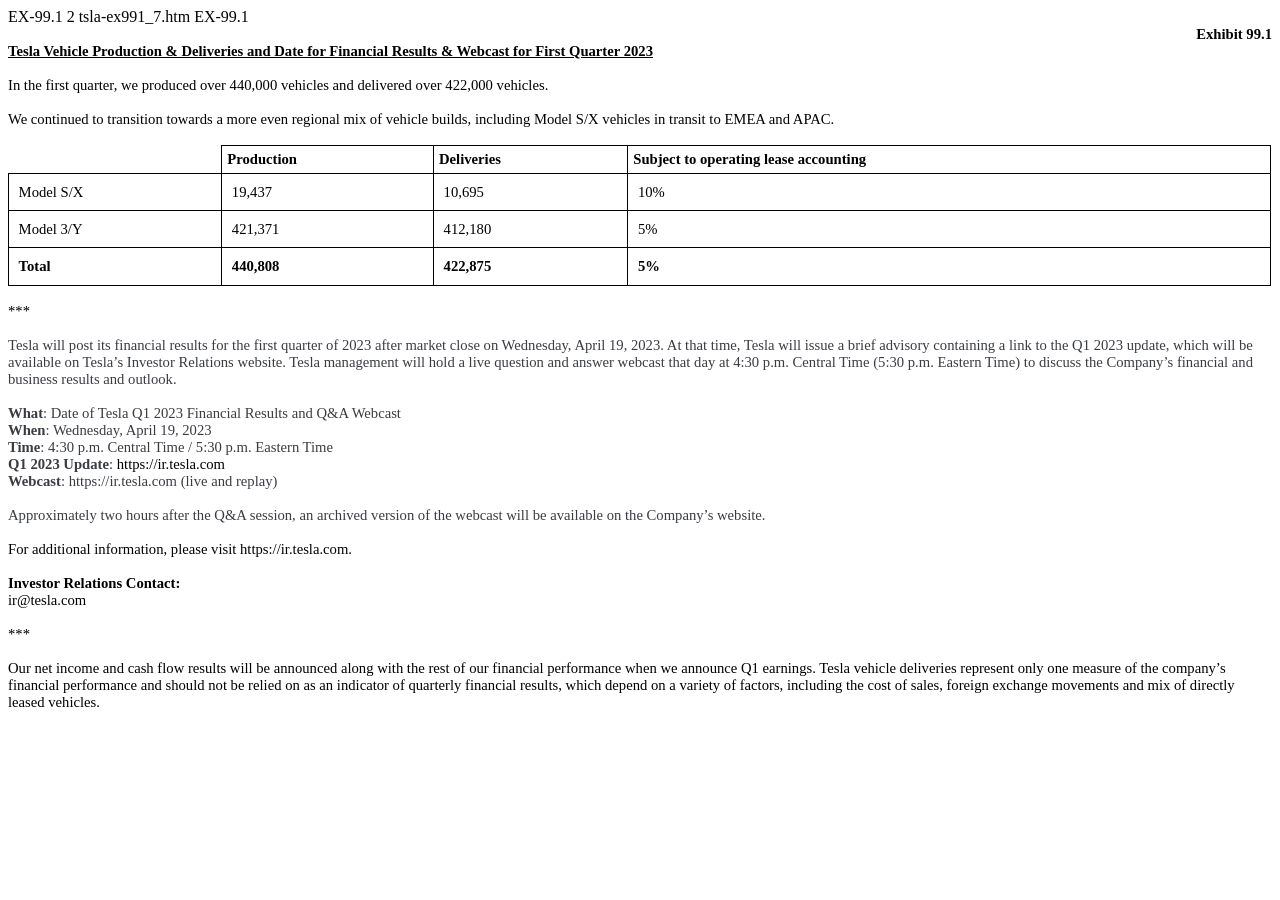
<file: data/raw/tesla_ir/tesla_production_deliveries_Q1_2023_2023-04-03_tsla-ex991_7.htm>
<DOCUMENT>
<TYPE>EX-99.1
<SEQUENCE>2
<FILENAME>tsla-ex991_7.htm
<DESCRIPTION>EX-99.1
<TEXT>
<!DOCTYPE HTML PUBLIC "-//W3C//DTD HTML 4.01 Transitional//EN" "http://www.w3.org/TR/html4/loose.dtd">
<html>
<head>
<title>
tsla-ex991_7.htm
</title>
</head>
<!-- NG Converter v5.0.2.73 -->
<body>

<p style="text-align:right;margin-bottom:0pt;margin-top:0pt;text-indent:0%;font-weight:bold;font-size:11pt;font-family:Calibri;font-style:normal;text-transform:none;font-variant: normal;">Exhibit 99.1</p>
<p style="Background-color:#FFFFFF;margin-bottom:0pt;margin-top:0pt;text-indent:0%;font-weight:bold;color:#000000;font-size:11pt;font-family:Calibri;font-style:normal;text-transform:none;font-variant: normal;"><font style="text-decoration:underline;">Tesla Vehicle Production &amp; Deliveries and Date for Financial Results &amp; Webcast for First Quarter 2023</font></p>
<p style="Background-color:#FFFFFF;margin-bottom:0pt;margin-top:0pt;text-indent:0%;font-weight:bold;;font-size:11pt;">&nbsp;</p>
<p style="margin-bottom:0pt;margin-top:0pt;text-indent:0%;color:#000000;font-size:11pt;font-family:Calibri;font-weight:normal;font-style:normal;text-transform:none;font-variant: normal;">In the first quarter, we produced over 440,000 vehicles and delivered over 422,000 vehicles.</p>
<p style="margin-bottom:0pt;margin-top:0pt;text-indent:0%;font-size:11pt;">&nbsp;</p>
<p style="margin-bottom:0pt;margin-top:0pt;text-indent:0%;color:#000000;font-size:11pt;font-family:Calibri;font-weight:normal;font-style:normal;text-transform:none;font-variant: normal;">We continued to transition towards a more even regional mix of vehicle builds, including Model S/X vehicles in transit to EMEA and APAC.</p>
<p style="margin-bottom:0pt;margin-top:0pt;text-indent:0%;font-size:11pt;">&nbsp;</p>
<div align="left">
<table border="0" cellspacing="0" cellpadding="0" style="border-collapse:collapse; width:99.89%;">
<tr>
<td style="width:16.88%;"></td>
<td style="width:16.77%;"></td>
<td style="width:15.38%;"></td>
<td style="width:50.85%;"></td>
</tr>
<tr style="height:1pt;">
<td valign="middle"  style=" border-bottom:solid 0.75pt #000000; border-right:solid 0.75pt #000000;">
<p style="text-align:center;margin-bottom:0pt;margin-top:0pt;margin-left:0pt;;text-indent:0pt;;font-size:11pt;">&nbsp;</p></td>
<td valign="middle"  style="padding-left:3.75pt;padding-Right:3.75pt;padding-Top:3.75pt;padding-Bottom:3.75pt; border-top:solid 0.75pt #000000; border-bottom:solid 1pt #000000; border-left:solid 0.75pt #000000; border-right:solid 1pt #000000;">
<p style="margin-bottom:0pt;margin-top:0pt;margin-left:0pt;;text-indent:0pt;;font-weight:bold;color:#000000;font-size:11pt;font-family:Calibri;font-style:normal;text-transform:none;font-variant: normal;">Production</p></td>
<td valign="middle"  style="padding-left:3.75pt;padding-Right:3.75pt;padding-Top:3.75pt;padding-Bottom:3.75pt; border-top:solid 0.75pt #000000; border-bottom:solid 1pt #000000; border-right:solid 1pt #000000;">
<p style="margin-bottom:0pt;margin-top:0pt;margin-left:0pt;;text-indent:0pt;;font-weight:bold;color:#000000;font-size:11pt;font-family:Calibri;font-style:normal;text-transform:none;font-variant: normal;">Deliveries</p></td>
<td valign="middle"  style="padding-left:3.75pt;padding-Right:3.75pt;padding-Top:3.75pt;padding-Bottom:3.75pt; border-top:solid 0.75pt #000000; border-bottom:solid 1pt #000000; border-right:solid 1pt #000000;">
<p style="margin-bottom:0pt;margin-top:0pt;margin-left:0pt;;text-indent:0pt;;font-weight:bold;color:#000000;font-size:11pt;font-family:Calibri;font-style:normal;text-transform:none;font-variant: normal;">Subject to operating lease accounting</p></td>
</tr>
<tr style="height:0.8pt;">
<td valign="middle"  style="padding-left:7.2pt;padding-Right:7.2pt;padding-Top:7.2pt;padding-Bottom:7.2pt; border-top:solid 0.75pt #000000; border-bottom:solid 0.75pt #000000; border-left:solid 0.75pt #000000; border-right:solid 0.75pt #000000;">
<p style="margin-bottom:0pt;margin-top:0pt;margin-left:0pt;;text-indent:0pt;;color:#000000;font-size:11pt;font-family:Calibri;font-weight:normal;font-style:normal;text-transform:none;font-variant: normal;">Model S/X</p></td>
<td valign="top"  style="padding-left:7.2pt;padding-Right:7.2pt;padding-Top:7.2pt;padding-Bottom:7.2pt; border-bottom:solid 1pt #000000; border-left:solid 0.75pt #000000; border-right:solid 1pt #000000;">
<p style="margin-bottom:0pt;margin-top:0pt;margin-left:0pt;;text-indent:0pt;;font-size:11pt;font-family:Calibri;font-weight:normal;font-style:normal;text-transform:none;font-variant: normal;">19,437</p></td>
<td valign="top"  style="padding-left:7.2pt;padding-Right:7.2pt;padding-Top:7.2pt;padding-Bottom:7.2pt; border-bottom:solid 1pt #000000; border-right:solid 1pt #000000;">
<p style="margin-bottom:0pt;margin-top:0pt;margin-left:0pt;;text-indent:0pt;;font-size:11pt;font-family:Calibri;font-weight:normal;font-style:normal;text-transform:none;font-variant: normal;">10,695</p></td>
<td valign="top"  style="padding-left:7.2pt;padding-Right:7.2pt;padding-Top:7.2pt;padding-Bottom:7.2pt; border-bottom:solid 1pt #000000; border-right:solid 1pt #000000;">
<p style="margin-bottom:0pt;margin-top:0pt;margin-left:0pt;;text-indent:0pt;;font-size:11pt;font-family:Calibri;font-weight:normal;font-style:normal;text-transform:none;font-variant: normal;">10%</p></td>
</tr>
<tr style="height:0.8pt;">
<td valign="middle"  style="padding-left:7.2pt;padding-Right:7.2pt;padding-Top:7.2pt;padding-Bottom:7.2pt; border-top:solid 0.75pt #000000; border-bottom:solid 1pt #000000; border-left:solid 1pt #000000; border-right:solid 1pt #000000;">
<p style="margin-bottom:0pt;margin-top:0pt;margin-left:0pt;;text-indent:0pt;;color:#000000;font-size:11pt;font-family:Calibri;font-weight:normal;font-style:normal;text-transform:none;font-variant: normal;">Model 3/Y</p></td>
<td valign="top"  style="padding-left:7.2pt;padding-Right:7.2pt;padding-Top:7.2pt;padding-Bottom:7.2pt; border-bottom:solid 1pt #000000; border-right:solid 1pt #000000;">
<p style="margin-bottom:0pt;margin-top:0pt;margin-left:0pt;;text-indent:0pt;;font-size:11pt;font-family:Calibri;font-weight:normal;font-style:normal;text-transform:none;font-variant: normal;">421,371</p></td>
<td valign="top"  style="padding-left:7.2pt;padding-Right:7.2pt;padding-Top:7.2pt;padding-Bottom:7.2pt; border-bottom:solid 1pt #000000; border-right:solid 1pt #000000;">
<p style="margin-bottom:0pt;margin-top:0pt;margin-left:0pt;;text-indent:0pt;;font-size:11pt;font-family:Calibri;font-weight:normal;font-style:normal;text-transform:none;font-variant: normal;">412,180</p></td>
<td valign="top"  style="padding-left:7.2pt;padding-Right:7.2pt;padding-Top:7.2pt;padding-Bottom:7.2pt; border-bottom:solid 1pt #000000; border-right:solid 1pt #000000;">
<p style="margin-bottom:0pt;margin-top:0pt;margin-left:0pt;;text-indent:0pt;;font-size:11pt;font-family:Calibri;font-weight:normal;font-style:normal;text-transform:none;font-variant: normal;">5%</p></td>
</tr>
<tr style="height:0.8pt;">
<td valign="middle"  style="padding-left:7.2pt;padding-Right:7.2pt;padding-Top:7.2pt;padding-Bottom:7.2pt; border-bottom:solid 1pt #000000; border-left:solid 1pt #000000; border-right:solid 1pt #000000;">
<p style="margin-bottom:0pt;margin-top:0pt;margin-left:0pt;;text-indent:0pt;;font-weight:bold;color:#000000;font-size:11pt;font-family:Calibri;font-style:normal;text-transform:none;font-variant: normal;">Total</p></td>
<td valign="top"  style="padding-left:7.2pt;padding-Right:7.2pt;padding-Top:7.2pt;padding-Bottom:7.2pt; border-bottom:solid 1pt #000000; border-right:solid 1pt #000000;">
<p style="margin-bottom:0pt;margin-top:0pt;margin-left:0pt;;text-indent:0pt;;font-weight:bold;font-size:11pt;font-family:Calibri;font-style:normal;text-transform:none;font-variant: normal;">440,808</p></td>
<td valign="top"  style="padding-left:7.2pt;padding-Right:7.2pt;padding-Top:7.2pt;padding-Bottom:7.2pt; border-bottom:solid 1pt #000000; border-right:solid 1pt #000000;">
<p style="margin-bottom:0pt;margin-top:0pt;margin-left:0pt;;text-indent:0pt;;font-weight:bold;font-size:11pt;font-family:Calibri;font-style:normal;text-transform:none;font-variant: normal;">422,875</p></td>
<td valign="top"  style="padding-left:7.2pt;padding-Right:7.2pt;padding-Top:7.2pt;padding-Bottom:7.2pt; border-bottom:solid 1pt #000000; border-right:solid 1pt #000000;">
<p style="margin-bottom:0pt;margin-top:0pt;margin-left:0pt;;text-indent:0pt;;font-weight:bold;font-size:11pt;font-family:Calibri;font-style:normal;text-transform:none;font-variant: normal;">5%</p></td>
</tr>
</table></div>
<p style="margin-bottom:0pt;margin-top:0pt;text-indent:0%;font-size:11pt;">&nbsp;</p>
<p style="margin-bottom:0pt;margin-top:0pt;text-indent:0%;color:#000000;font-size:11pt;font-family:Calibri;font-weight:normal;font-style:normal;text-transform:none;font-variant: normal;">***</p>
<p style="Background-color:#FFFFFF;margin-bottom:0pt;margin-top:0pt;text-indent:0%;font-size:11pt;">&nbsp;</p>
<p style="margin-bottom:0pt;margin-top:0pt;text-indent:0%;color:#393C41;font-size:11pt;font-family:Calibri;font-weight:normal;font-style:normal;text-transform:none;font-variant: normal;">Tesla will post its financial results for the first quarter of 2023 after market close on Wednesday, April 19, 2023. At that time, Tesla will issue a brief advisory containing a link to the Q1 2023 update, which will be available on Tesla&#8217;s Investor Relations website. Tesla management will hold a live question and answer webcast that day at 4:30 p.m. Central Time (5:30 p.m. Eastern Time) to discuss the Company&#8217;s financial and business results and outlook.</p>
<p style="margin-bottom:0pt;margin-top:0pt;text-indent:0%;font-size:11pt;">&nbsp;</p>
<p style="margin-bottom:0pt;margin-top:0pt;text-indent:0%;color:#393C41;font-size:11pt;font-weight:bold;font-family:Calibri;font-style:normal;text-transform:none;font-variant: normal;">What<font style="font-weight:normal;">: Date of Tesla Q1 2023 Financial Results and Q&amp;A Webcast</font></p>
<p style="margin-bottom:0pt;margin-top:0pt;text-indent:0%;color:#393C41;font-size:11pt;font-weight:bold;font-family:Calibri;font-style:normal;text-transform:none;font-variant: normal;">When<font style="font-weight:normal;">: Wednesday, April 19, 2023</font></p>
<p style="margin-bottom:0pt;margin-top:0pt;text-indent:0%;color:#393C41;font-size:11pt;font-weight:bold;font-family:Calibri;font-style:normal;text-transform:none;font-variant: normal;">Time<font style="font-weight:normal;">: 4:30 p.m. Central Time / 5:30 p.m. Eastern Time</font></p>
<p style="margin-bottom:0pt;margin-top:0pt;text-indent:0%;color:#393C41;font-size:11pt;font-weight:bold;font-family:Calibri;font-style:normal;text-transform:none;font-variant: normal;">Q1 2023 Update<font style="font-weight:normal;">:&#160;</font><font style="font-weight:normal;color:#000000;">https://ir.tesla.com</font></p>
<p style="margin-bottom:0pt;margin-top:0pt;text-indent:0%;color:#393C41;font-size:11pt;font-weight:bold;font-family:Calibri;font-style:normal;text-transform:none;font-variant: normal;">Webcast<font style="font-weight:normal;">:</font><font style="font-weight:normal;color:#000000;">&#160;</font><font style="text-decoration:none;color:#auto;font-weight:normal;">https://ir.tesla.com</font><font style="font-weight:normal;">&#160;(live and replay)</font></p>
<p style="margin-bottom:0pt;margin-top:0pt;text-indent:0%;font-size:11pt;">&nbsp;</p>
<p style="margin-bottom:0pt;margin-top:0pt;text-indent:0%;color:#393C41;font-size:11pt;font-family:Calibri;font-weight:normal;font-style:normal;text-transform:none;font-variant: normal;">Approximately two hours after the Q&amp;A session, an archived version of the webcast will be available on the Company&#8217;s website.</p>
<p style="margin-bottom:0pt;margin-top:0pt;text-indent:0%;font-size:11pt;">&nbsp;</p>
<p style="margin-bottom:0pt;margin-top:0pt;text-indent:0%;color:#000000;font-size:11pt;font-family:Calibri;font-weight:normal;font-style:normal;text-transform:none;font-variant: normal;">For additional information, please visit <font style="color:#000000;">https://ir.tesla.com</font>.</p>
<p style="margin-bottom:0pt;margin-top:0pt;text-indent:0%;font-size:11pt;">&nbsp;</p>
<p style="margin-bottom:0pt;margin-top:0pt;text-indent:0%;font-weight:bold;color:#000000;font-size:11pt;font-family:Calibri;font-style:normal;text-transform:none;font-variant: normal;">Investor Relations Contact:</p>
<p style="margin-bottom:0pt;margin-top:0pt;text-indent:0%;font-size:11pt;font-family:Calibri;font-weight:normal;font-style:normal;text-transform:none;font-variant: normal;">ir@tesla.com</p>
<p style="margin-bottom:0pt;margin-top:0pt;text-indent:0%;font-size:11pt;">&nbsp;</p>
<p style="margin-bottom:0pt;margin-top:0pt;text-indent:0%;font-size:11pt;font-family:Calibri;font-weight:normal;font-style:normal;text-transform:none;font-variant: normal;">***</p>
<p style="margin-bottom:0pt;margin-top:0pt;text-indent:0%;font-size:11pt;">&nbsp;</p>
<p style="margin-bottom:0pt;margin-top:0pt;text-indent:0%;color:#000000;font-size:11pt;font-family:Calibri;font-weight:normal;font-style:normal;text-transform:none;font-variant: normal;">Our net income and cash flow results will be announced along with the rest of our financial performance when we announce Q1 earnings. Tesla vehicle deliveries represent only one measure of the company&#8217;s financial performance and should not be relied on as an indicator of quarterly financial results, which depend on a variety of factors, including the cost of sales, foreign exchange movements and mix of directly leased vehicles.&#160;</p>
<p style="margin-top:12pt;margin-bottom:0pt;text-indent:0%;font-family:Times New Roman;font-weight:bold;;font-size:11pt;">&nbsp;</p></body>
</html>
</TEXT>
</DOCUMENT>
</file>
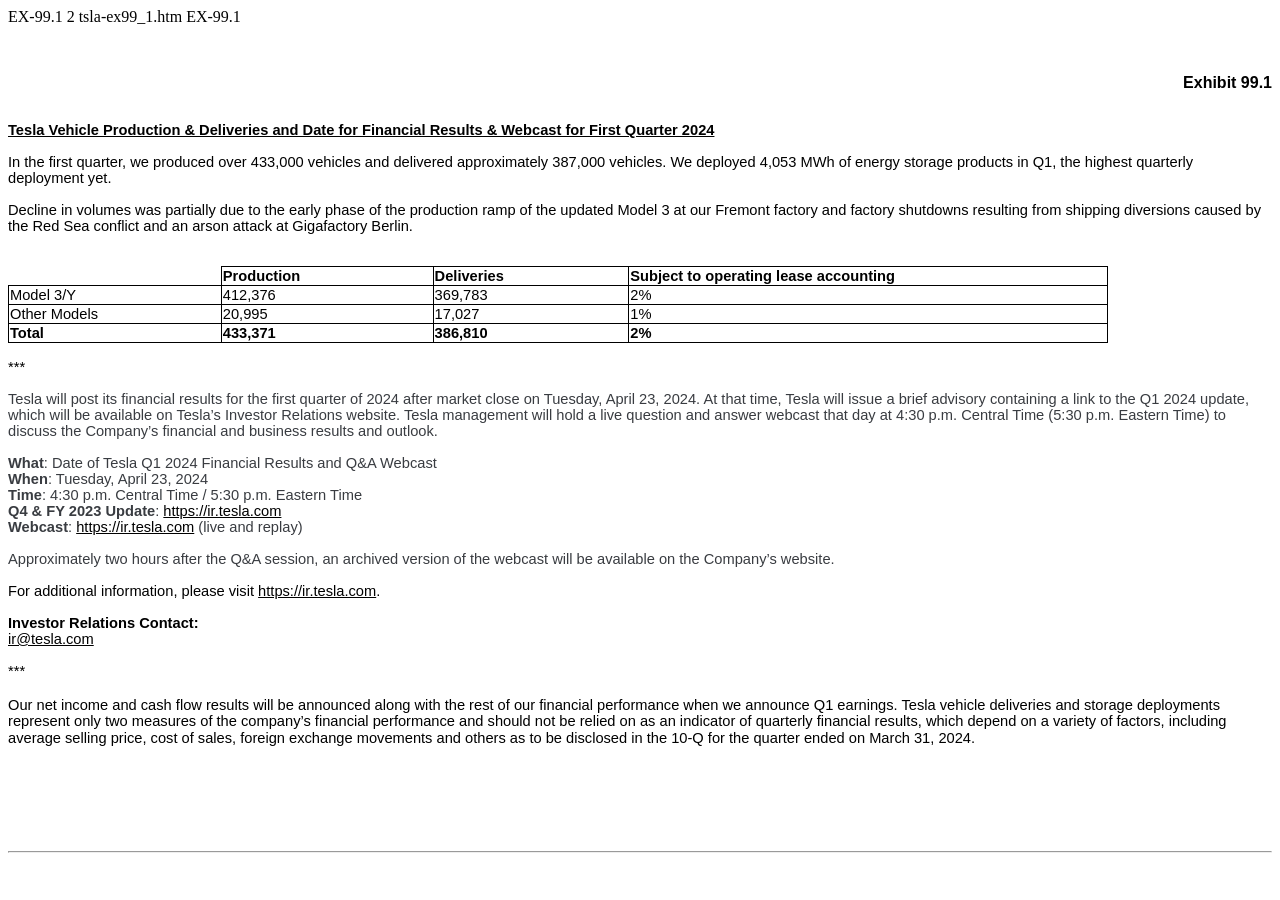
<file: data/raw/tesla_ir/tesla_production_deliveries_Q1_2024_2024-04-02_tsla-ex99_1.htm>
<DOCUMENT>
<TYPE>EX-99.1
<SEQUENCE>2
<FILENAME>tsla-ex99_1.htm
<DESCRIPTION>EX-99.1
<TEXT>
<html>
 <head>
  <title>EX-99.1</title>
 </head>
 <body style="margin: auto!important;padding: 8px;">
  <div style="padding-top:0.5in;min-height:1in;box-sizing:border-box;"><p style="font-size:10pt;margin-top:0;font-family:Times New Roman;margin-bottom:0;text-align:right;"><font style="color:#000000;white-space:pre-wrap;font-weight:bold;font-size:12pt;font-family:'Calibri',sans-serif;min-width:fit-content;">Exhibit 99.1</font></p></div>
  <p style="font-size:10pt;margin-top:0;font-family:Times New Roman;margin-bottom:0;text-align:left;"><font style="color:#000000;white-space:pre-wrap;font-weight:bold;text-decoration:underline;font-size:11pt;font-family:'Calibri',sans-serif;min-width:fit-content;">Tesla Vehicle Production &amp; Deliveries and Date for Financial Results &amp; Webcast for First Quarter 2024</font></p>
  <p style="font-size:10pt;margin-top:0;font-family:Times New Roman;margin-bottom:0;text-align:left;"><font style="white-space:pre-wrap;font-size:11pt;font-family:'Calibri',sans-serif;min-width:fit-content;">&#160;</font></p>
  <p style="font-size:10pt;margin-top:0;font-family:Times New Roman;margin-bottom:0;text-align:left;"><font style="color:#000000;white-space:pre-wrap;font-size:11pt;font-family:'Calibri',sans-serif;min-width:fit-content;">In the first quarter, we produced over 433,000</font><font style="color:#ff0000;white-space:pre-wrap;font-size:11pt;font-family:'Calibri',sans-serif;min-width:fit-content;"> </font><font style="color:#000000;white-space:pre-wrap;font-size:11pt;font-family:'Calibri',sans-serif;min-width:fit-content;">vehicles and delivered approximately 387,000 vehicles. We deployed 4,053 MWh of energy storage products in Q1, the highest quarterly deployment yet.</font><font style="color:#000000;white-space:pre-wrap;font-size:11pt;font-family:'Calibri',sans-serif;min-width:fit-content;">  </font></p>
  <p style="font-size:10pt;margin-top:0;font-family:Times New Roman;margin-bottom:0;text-align:left;"><font style="color:#000000;white-space:pre-wrap;font-size:11pt;font-family:'Calibri',sans-serif;min-width:fit-content;"> </font></p>
  <p style="font-size:10pt;margin-top:0;font-family:Times New Roman;margin-bottom:0;text-align:left;"><font style="color:#000000;white-space:pre-wrap;font-size:11pt;font-family:'Calibri',sans-serif;min-width:fit-content;">Decline in volumes was partially due to the early phase of the production ramp of the updated Model 3 at our Fremont factory and factory shutdowns resulting from shipping diversions caused by the Red Sea conflict and an arson attack at Gigafactory Berlin.</font></p>
  <p style="font-size:10pt;margin-top:0;font-family:Times New Roman;margin-bottom:0;text-align:left;"><font style="color:#000000;white-space:pre-wrap;font-size:11pt;font-family:'Calibri',sans-serif;min-width:fit-content;"> </font></p>
  <p style="font-size:10pt;margin-top:0;font-family:Times New Roman;margin-bottom:0;text-align:left;"><font style="white-space:pre-wrap;font-size:11pt;font-family:'Calibri',sans-serif;min-width:fit-content;">&#160;</font></p>
  <table style="border-spacing:0;table-layout:fixed;width:87.0%;border-collapse:separate;">
   <tr style="visibility:collapse;">
    <td style="width:19.402%;"></td>
    <td style="width:19.218%;"></td>
    <td style="width:17.747%;"></td>
    <td style="width:43.632%;"></td>
   </tr>
   <tr style="height:0.75pt;white-space:pre-wrap;word-break:break-word;">
    <td style="border-right:0.75pt solid #000000;vertical-align:top;border-bottom:0.75pt solid #000000;text-align:left;"><p style="font-size:11pt;margin-top:0;font-family:Times New Roman;margin-bottom:0;text-align:center;"><font style="color:#000000;white-space:pre-wrap;font-family:'Calibri',sans-serif;min-width:fit-content;"> </font></p></td>
    <td style="border-top:0.75pt solid #000000;border-right:0.75pt solid #000000;vertical-align:top;border-bottom:0.75pt solid #000000;"><p style="font-size:11pt;margin-top:0;font-family:Times New Roman;margin-bottom:0;text-align:left;"><font style="color:#000000;white-space:pre-wrap;font-weight:bold;font-family:'Calibri',sans-serif;min-width:fit-content;">Production</font><font style="color:#000000;white-space:pre-wrap;font-weight:bold;font-family:'Calibri',sans-serif;min-width:fit-content;"> </font></p></td>
    <td style="border-top:0.75pt solid #000000;border-right:0.75pt solid #000000;vertical-align:top;border-bottom:0.75pt solid #000000;"><p style="font-size:11pt;margin-top:0;font-family:Times New Roman;margin-bottom:0;text-align:left;"><font style="color:#000000;white-space:pre-wrap;font-weight:bold;font-family:'Calibri',sans-serif;min-width:fit-content;">Deliveries</font><font style="color:#000000;white-space:pre-wrap;font-weight:bold;font-family:'Calibri',sans-serif;min-width:fit-content;"> </font></p></td>
    <td style="border-top:0.75pt solid #000000;border-right:0.75pt solid #000000;vertical-align:top;border-bottom:0.75pt solid #000000;"><p style="font-size:11pt;margin-top:0;font-family:Times New Roman;margin-bottom:0;text-align:left;"><font style="color:#000000;white-space:pre-wrap;font-weight:bold;font-family:'Calibri',sans-serif;min-width:fit-content;">Subject to operating lease accounting</font><font style="color:#000000;white-space:pre-wrap;font-weight:bold;font-family:'Calibri',sans-serif;min-width:fit-content;"> </font></p></td>
   </tr>
   <tr style="height:0.75pt;white-space:pre-wrap;word-break:break-word;">
    <td style="border-right:0.75pt solid #000000;border-left:0.75pt solid #000000;vertical-align:top;border-bottom:0.75pt solid #000000;"><p style="font-size:11pt;margin-top:0;font-family:Times New Roman;margin-bottom:0;text-align:left;"><font style="color:#000000;white-space:pre-wrap;font-family:'Calibri',sans-serif;min-width:fit-content;">Model 3/Y</font><font style="color:#000000;white-space:pre-wrap;font-family:'Calibri',sans-serif;min-width:fit-content;"> </font></p></td>
    <td style="border-right:0.75pt solid #000000;vertical-align:top;border-bottom:0.75pt solid #000000;"><p style="font-size:11pt;margin-top:0;font-family:Times New Roman;margin-bottom:0;text-align:left;"><font style="color:#000000;white-space:pre-wrap;font-family:'Calibri',sans-serif;min-width:fit-content;">412,376</font><font style="color:#000000;white-space:pre-wrap;font-family:'Calibri',sans-serif;min-width:fit-content;"> </font></p></td>
    <td style="border-right:0.75pt solid #000000;vertical-align:top;border-bottom:0.75pt solid #000000;"><p style="font-size:11pt;margin-top:0;font-family:Times New Roman;margin-bottom:0;text-align:left;"><font style="color:#000000;white-space:pre-wrap;font-family:'Calibri',sans-serif;min-width:fit-content;">369,783</font><font style="color:#000000;white-space:pre-wrap;font-family:'Calibri',sans-serif;min-width:fit-content;"> </font></p></td>
    <td style="border-right:0.75pt solid #000000;vertical-align:top;border-bottom:0.75pt solid #000000;"><p style="font-size:11pt;margin-top:0;font-family:Times New Roman;margin-bottom:0;text-align:left;"><font style="color:#000000;white-space:pre-wrap;font-family:'Calibri',sans-serif;min-width:fit-content;">2%</font><font style="color:#000000;white-space:pre-wrap;font-family:'Calibri',sans-serif;min-width:fit-content;"> </font></p></td>
   </tr>
   <tr style="height:0.75pt;white-space:pre-wrap;word-break:break-word;">
    <td style="border-right:0.75pt solid #000000;border-left:0.75pt solid #000000;vertical-align:top;border-bottom:0.75pt solid #000000;"><p style="font-size:11pt;margin-top:0;font-family:Times New Roman;margin-bottom:0;text-align:left;"><font style="color:#000000;white-space:pre-wrap;font-family:'Calibri',sans-serif;min-width:fit-content;">Other Models</font><font style="color:#000000;white-space:pre-wrap;font-family:'Calibri',sans-serif;min-width:fit-content;"> </font></p></td>
    <td style="border-right:0.75pt solid #000000;vertical-align:top;border-bottom:0.75pt solid #000000;"><p style="font-size:11pt;margin-top:0;font-family:Times New Roman;margin-bottom:0;text-align:left;"><font style="color:#000000;white-space:pre-wrap;font-family:'Calibri',sans-serif;min-width:fit-content;">20,995</font><font style="color:#000000;white-space:pre-wrap;font-family:'Calibri',sans-serif;min-width:fit-content;"> </font></p></td>
    <td style="border-right:0.75pt solid #000000;vertical-align:top;border-bottom:0.75pt solid #000000;"><p style="font-size:11pt;margin-top:0;font-family:Times New Roman;margin-bottom:0;text-align:left;"><font style="color:#000000;white-space:pre-wrap;font-family:'Calibri',sans-serif;min-width:fit-content;">17,027</font><font style="color:#000000;white-space:pre-wrap;font-family:'Calibri',sans-serif;min-width:fit-content;"> </font></p></td>
    <td style="border-right:0.75pt solid #000000;vertical-align:top;border-bottom:0.75pt solid #000000;"><p style="font-size:11pt;margin-top:0;font-family:Times New Roman;margin-bottom:0;text-align:left;"><font style="color:#000000;white-space:pre-wrap;font-family:'Calibri',sans-serif;min-width:fit-content;">1%</font><font style="color:#000000;white-space:pre-wrap;font-family:'Calibri',sans-serif;min-width:fit-content;"> </font></p></td>
   </tr>
   <tr style="height:0.75pt;white-space:pre-wrap;word-break:break-word;">
    <td style="border-right:0.75pt solid #000000;border-left:0.75pt solid #000000;vertical-align:top;border-bottom:0.75pt solid #000000;"><p style="font-size:11pt;margin-top:0;font-family:Times New Roman;margin-bottom:0;text-align:left;"><font style="color:#000000;white-space:pre-wrap;font-weight:bold;font-family:'Calibri',sans-serif;min-width:fit-content;">Total</font><font style="color:#000000;white-space:pre-wrap;font-weight:bold;font-family:'Calibri',sans-serif;min-width:fit-content;"> </font></p></td>
    <td style="border-right:0.75pt solid #000000;vertical-align:top;border-bottom:0.75pt solid #000000;"><p style="font-size:11pt;margin-top:0;font-family:Times New Roman;margin-bottom:0;text-align:left;"><font style="color:#000000;white-space:pre-wrap;font-weight:bold;font-family:'Calibri',sans-serif;min-width:fit-content;">433,371</font><font style="color:#000000;white-space:pre-wrap;font-weight:bold;font-family:'Calibri',sans-serif;min-width:fit-content;"> </font></p></td>
    <td style="border-right:0.75pt solid #000000;vertical-align:top;border-bottom:0.75pt solid #000000;"><p style="font-size:11pt;margin-top:0;font-family:Times New Roman;margin-bottom:0;text-align:left;"><font style="color:#000000;white-space:pre-wrap;font-weight:bold;font-family:'Calibri',sans-serif;min-width:fit-content;">386,810</font><font style="color:#000000;white-space:pre-wrap;font-weight:bold;font-family:'Calibri',sans-serif;min-width:fit-content;"> </font></p></td>
    <td style="border-right:0.75pt solid #000000;vertical-align:top;border-bottom:0.75pt solid #000000;"><p style="font-size:11pt;margin-top:0;font-family:Times New Roman;margin-bottom:0;text-align:left;"><font style="color:#000000;white-space:pre-wrap;font-weight:bold;font-family:'Calibri',sans-serif;min-width:fit-content;">2%</font><font style="color:#000000;white-space:pre-wrap;font-weight:bold;font-family:'Calibri',sans-serif;min-width:fit-content;"> </font></p></td>
   </tr>
  </table>
  <p style="font-size:10pt;margin-top:0;font-family:Times New Roman;margin-bottom:0;text-align:left;"><font style="white-space:pre-wrap;font-size:11pt;font-family:'Calibri',sans-serif;min-width:fit-content;">&#160;</font></p>
  <p style="font-size:10pt;margin-top:0;font-family:Times New Roman;margin-bottom:0;text-align:left;"><font style="color:#000000;white-space:pre-wrap;font-size:11pt;font-family:'Calibri',sans-serif;min-width:fit-content;">***</font></p>
  <p style="font-size:10pt;margin-top:0;font-family:Times New Roman;margin-bottom:0;text-align:left;"><font style="white-space:pre-wrap;font-size:11pt;font-family:'Calibri',sans-serif;min-width:fit-content;">&#160;</font></p>
  <p style="font-size:10pt;margin-top:0;font-family:Times New Roman;margin-bottom:0;text-align:left;"><font style="color:#393c41;white-space:pre-wrap;font-size:11pt;font-family:'Calibri',sans-serif;min-width:fit-content;">Tesla will post its financial results for the first quarter of 2024 after market close on Tuesday, April 23, 2024. At that time, Tesla will issue a brief advisory containing a link to the Q1 2024 update, which will be available on Tesla&#x2019;s Investor Relations website. Tesla management will hold a live question and answer webcast that day at 4:30 p.m. Central Time (5:30 p.m. Eastern Time) to discuss the Company&#x2019;s financial and business results and outlook.</font></p>
  <p style="font-size:10pt;margin-top:0;font-family:Times New Roman;margin-bottom:0;text-align:left;"><font style="color:#000000;white-space:pre-wrap;font-size:11pt;font-family:'Calibri',sans-serif;min-width:fit-content;"> </font></p>
  <p style="font-size:10pt;margin-top:0;font-family:Times New Roman;margin-bottom:0;text-align:left;"><font style="color:#393c41;white-space:pre-wrap;font-weight:bold;font-size:11pt;font-family:'Calibri',sans-serif;min-width:fit-content;">What</font><font style="color:#393c41;white-space:pre-wrap;font-size:11pt;font-family:'Calibri',sans-serif;min-width:fit-content;">: Date of Tesla Q1 2024 Financial Results and Q&amp;A Webcast<br></font><font style="color:#393c41;white-space:pre-wrap;font-weight:bold;font-size:11pt;font-family:'Calibri',sans-serif;min-width:fit-content;">When</font><font style="color:#393c41;white-space:pre-wrap;font-size:11pt;font-family:'Calibri',sans-serif;min-width:fit-content;">: Tuesday, April 23, 2024<br></font><font style="color:#393c41;white-space:pre-wrap;font-weight:bold;font-size:11pt;font-family:'Calibri',sans-serif;min-width:fit-content;">Time</font><font style="color:#393c41;white-space:pre-wrap;font-size:11pt;font-family:'Calibri',sans-serif;min-width:fit-content;">: 4:30 p.m. Central Time / 5:30 p.m. Eastern Time<br></font><font style="color:#393c41;white-space:pre-wrap;font-weight:bold;font-size:11pt;font-family:'Calibri',sans-serif;min-width:fit-content;">Q4 &amp; FY 2023 Update</font><font style="color:#393c41;white-space:pre-wrap;font-size:11pt;font-family:'Calibri',sans-serif;min-width:fit-content;">: </font><font style="color:#000000;white-space:pre-wrap;text-decoration:underline;font-size:11pt;font-family:'Calibri',sans-serif;min-width:fit-content;">https://ir.tesla.com</font><font style="color:#393c41;white-space:pre-wrap;font-size:11pt;font-family:'Calibri',sans-serif;min-width:fit-content;"><br></font><font style="color:#393c41;white-space:pre-wrap;font-weight:bold;font-size:11pt;font-family:'Calibri',sans-serif;min-width:fit-content;">Webcast</font><font style="color:#393c41;white-space:pre-wrap;font-size:11pt;font-family:'Calibri',sans-serif;min-width:fit-content;">: </font><font style="color:#000000;white-space:pre-wrap;text-decoration:underline;font-size:11pt;font-family:'Calibri',sans-serif;min-width:fit-content;">https://ir.tesla.com</font><font style="color:#393c41;white-space:pre-wrap;font-size:11pt;font-family:'Calibri',sans-serif;min-width:fit-content;"> (live and replay)<br><br>Approximately two hours after the Q&amp;A session, an archived version of the webcast will be available on the Company&#x2019;s website.</font></p>
  <p style="font-size:10pt;margin-top:0;font-family:Times New Roman;margin-bottom:0;text-align:left;"><font style="color:#000000;white-space:pre-wrap;font-size:11pt;font-family:'Calibri',sans-serif;min-width:fit-content;"> </font></p>
  <p style="font-size:10pt;margin-top:0;font-family:Times New Roman;margin-bottom:0;text-align:left;"><font style="color:#000000;white-space:pre-wrap;font-size:11pt;font-family:'Calibri',sans-serif;min-width:fit-content;">For additional information, please visit </font><font style="color:#000000;white-space:pre-wrap;text-decoration:underline;font-size:11pt;font-family:'Calibri',sans-serif;min-width:fit-content;">https://ir.tesla.com</font><font style="color:#000000;white-space:pre-wrap;font-size:11pt;font-family:'Calibri',sans-serif;min-width:fit-content;">.</font></p>
  <p style="font-size:10pt;margin-top:0;font-family:Times New Roman;margin-bottom:0;text-align:left;"><font style="color:#000000;white-space:pre-wrap;font-size:11pt;font-family:'Calibri',sans-serif;min-width:fit-content;"> </font></p>
  <p style="font-size:10pt;margin-top:0;font-family:Times New Roman;margin-bottom:0;text-align:left;"><font style="color:#000000;white-space:pre-wrap;font-weight:bold;font-size:11pt;font-family:'Calibri',sans-serif;min-width:fit-content;">Investor Relations Contact:</font></p>
  <p style="font-size:10pt;margin-top:0;font-family:Times New Roman;margin-bottom:0;text-align:left;"><font style="color:#000000;white-space:pre-wrap;text-decoration:underline;font-size:11pt;font-family:'Calibri',sans-serif;min-width:fit-content;">ir@tesla.com</font></p>
  <p style="font-size:10pt;margin-top:0;font-family:Times New Roman;margin-bottom:0;text-align:left;"><font style="color:#000000;white-space:pre-wrap;font-size:11pt;font-family:'Calibri',sans-serif;min-width:fit-content;"> </font></p>
  <p style="font-size:10pt;margin-top:0;font-family:Times New Roman;margin-bottom:0;text-align:left;"><font style="color:#000000;white-space:pre-wrap;font-size:11pt;font-family:'Calibri',sans-serif;min-width:fit-content;">***</font></p>
  <p style="font-size:10pt;margin-top:0;font-family:Times New Roman;margin-bottom:0;text-align:left;"><font style="color:#000000;white-space:pre-wrap;font-size:12pt;font-family:'Calibri',sans-serif;min-width:fit-content;"> </font></p>
  <p style="font-size:10pt;margin-top:0;font-family:Times New Roman;margin-bottom:0;text-align:left;"><font style="color:#000000;white-space:pre-wrap;font-size:11pt;font-family:'Calibri',sans-serif;min-width:fit-content;">Our net income and cash flow results will be announced along with the rest of our financial performance when we announce Q1 earnings. Tesla vehicle deliveries and storage deployments represent only two measures of the company&#x2019;s financial performance and should not be relied on as an indicator of quarterly financial results, which depend on a variety of factors, including average selling price, cost of sales, foreign exchange movements and others as to be disclosed in the 10-Q for the quarter ended on March 31, 2024.</font><font style="color:#000000;white-space:pre-wrap;font-size:12pt;font-family:'Calibri',sans-serif;min-width:fit-content;"> </font></p>
  <div style="flex-direction:column;display:flex;min-height:1in;justify-content:flex-end;"></div>
  <hr style="page-break-after:always;">
 </body>
</html>
</TEXT>
</DOCUMENT>
</file>
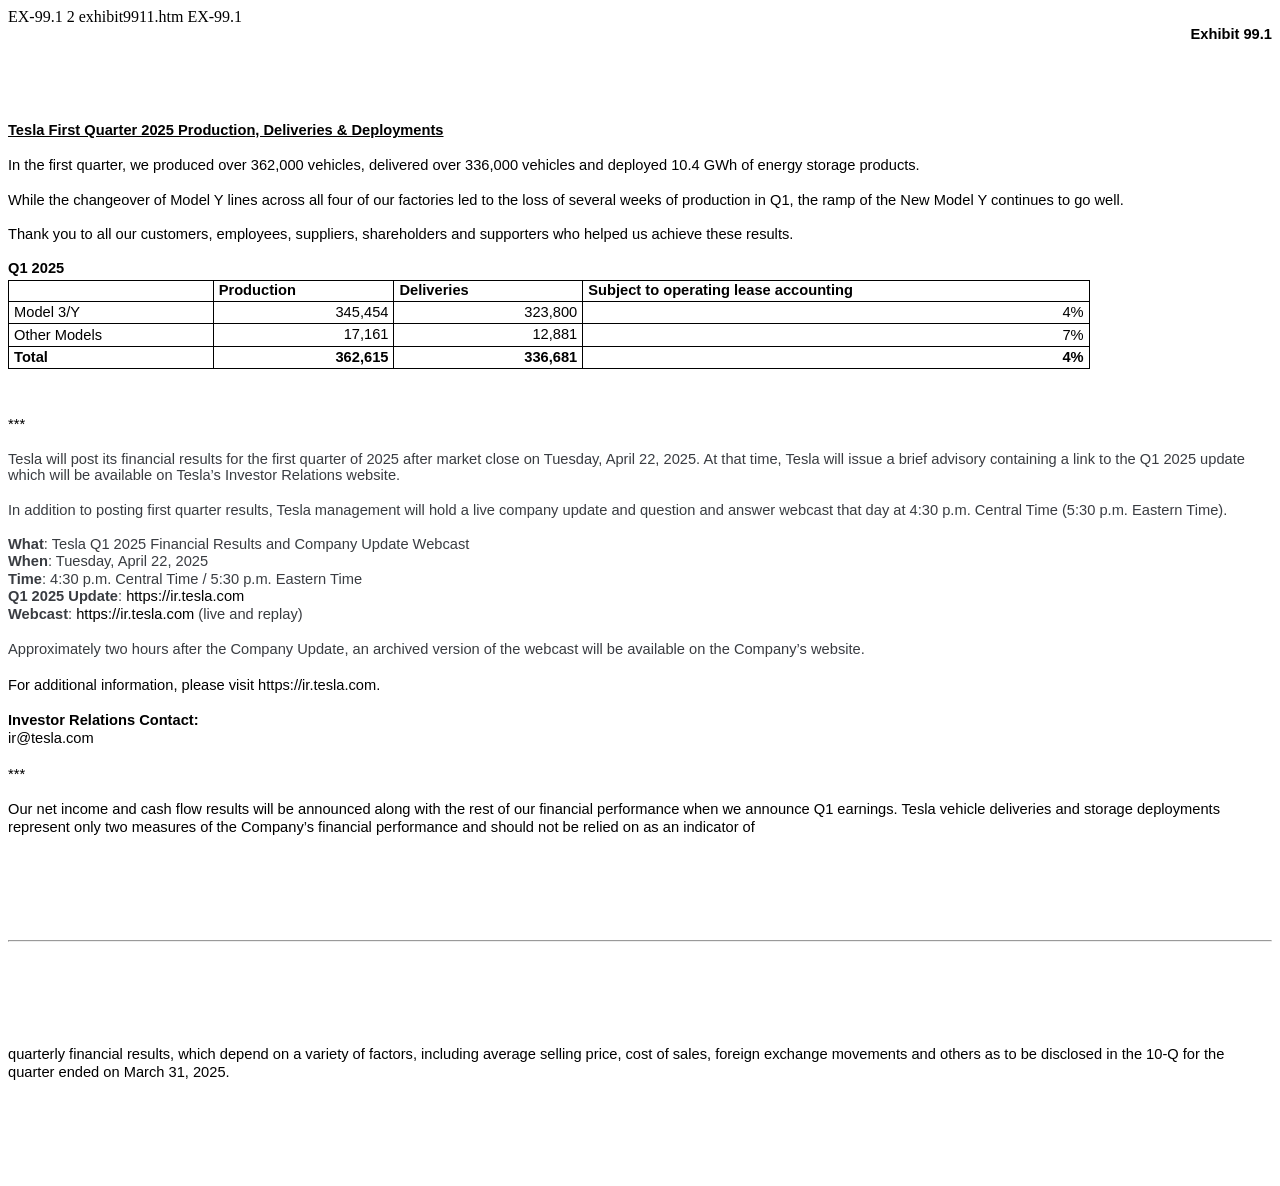
<file: data/raw/tesla_ir/tesla_production_deliveries_Q1_2025_2025-04-02_exhibit9911.htm>
<DOCUMENT>
<TYPE>EX-99.1
<SEQUENCE>2
<FILENAME>exhibit9911.htm
<DESCRIPTION>EX-99.1
<TEXT>
<html><head>
<!-- Document created using Wdesk -->
<!-- Copyright 2025 Workiva -->
<title>Document</title></head><body><div id="i8a654696b22b43edb8600dd28e301e57_1"></div><div style="min-height:72pt;width:100%"><div style="text-align:right"><font style="color:#000000;font-family:'Calibri',sans-serif;font-size:11pt;font-weight:700;line-height:120%">Exhibit 99.1</font></div></div><div><font style="background-color:#ffffff;color:#000000;font-family:'Calibri',sans-serif;font-size:11pt;font-weight:700;line-height:120%;text-decoration:underline">Tesla First Quarter 2025 Production, Deliveries &#38; Deployments</font></div><div><font style="background-color:#ffffff;color:#000000;font-family:'Calibri',sans-serif;font-size:11pt;font-weight:700;line-height:120%">&#160;</font></div><div><font style="color:#000000;font-family:'Calibri',sans-serif;font-size:11pt;font-weight:400;line-height:112%">In the first quarter, we produced over 362,000 vehicles, delivered over 336,000 vehicles and deployed 10.4 GWh of energy storage products. </font><font style="color:#000000;font-family:'Calibri',sans-serif;font-size:12pt;font-weight:400;line-height:112%"> </font></div><div><font><br></font></div><div><font style="color:#000000;font-family:'Calibri',sans-serif;font-size:11pt;font-weight:400;line-height:112%">While the changeover of Model Y lines across all four of our factories led to the loss of several weeks of production in Q1, the ramp of the New Model Y continues to go well.</font></div><div><font><br></font></div><div><font style="color:#000000;font-family:'Calibri',sans-serif;font-size:11pt;font-weight:400;line-height:112%">Thank you to all our customers, employees, suppliers, shareholders and supporters who helped us achieve these results.</font></div><div><font style="color:#000000;font-family:'Calibri',sans-serif;font-size:11pt;font-weight:400;line-height:120%">&#160;</font></div><div><font style="color:#000000;font-family:'Calibri',sans-serif;font-size:11pt;font-weight:700;line-height:120%">Q1 2025</font></div><div><table style="border-collapse:collapse;display:inline-table;margin-bottom:5pt;vertical-align:text-bottom;width:85.576%"><tr><td style="width:1.0%"></td><td style="width:17.813%"></td><td style="width:0.1%"></td><td style="width:1.0%"></td><td style="width:15.566%"></td><td style="width:0.1%"></td><td style="width:1.0%"></td><td style="width:16.315%"></td><td style="width:0.1%"></td><td style="width:1.0%"></td><td style="width:45.906%"></td><td style="width:0.1%"></td></tr><tr><td colspan="3" style="border-left:1pt solid #000000;border-top:1pt solid #000000;padding:2px 1pt 2px 3.77pt;text-align:left;vertical-align:middle"><font style="color:#000000;font-family:'Calibri',sans-serif;font-size:12pt;font-weight:400;line-height:100%">&#160;</font></td><td colspan="3" style="border-left:1pt solid #000000;border-top:1pt solid #000000;padding:2px 1pt 2px 3.77pt;text-align:left;vertical-align:middle"><font style="color:#000000;font-family:'Calibri',sans-serif;font-size:11pt;font-weight:700;line-height:100%">Production</font></td><td colspan="3" style="border-left:1pt solid #000000;border-top:1pt solid #000000;padding:2px 1pt 2px 3.77pt;text-align:left;vertical-align:middle"><font style="color:#000000;font-family:'Calibri',sans-serif;font-size:11pt;font-weight:700;line-height:100%">Deliveries</font></td><td colspan="3" style="border-left:1pt solid #000000;border-right:1pt solid #000000;border-top:1pt solid #000000;padding:2px 1pt 2px 3.77pt;text-align:left;vertical-align:middle"><font style="color:#000000;font-family:'Calibri',sans-serif;font-size:11pt;font-weight:700;line-height:100%">Subject to operating lease accounting</font></td></tr><tr><td colspan="3" style="border-left:1pt solid #000000;border-top:1pt solid #000000;padding:2px 1pt 2px 3.77pt;text-align:left;vertical-align:middle"><font style="color:#000000;font-family:'Calibri',sans-serif;font-size:11pt;font-weight:400;line-height:100%">Model 3&#47;Y</font></td><td colspan="3" style="background-color:#ffffff;border-left:1pt solid #000000;border-top:1pt solid #000000;padding:2px 1pt;text-align:left;vertical-align:middle"><div style="padding-left:2.77pt;padding-right:2.77pt;text-align:right;text-indent:11pt"><font style="color:#000000;font-family:'Calibri',sans-serif;font-size:11pt;font-weight:400;line-height:120%">345,454</font></div></td><td colspan="3" style="background-color:#ffffff;border-left:1pt solid #000000;border-top:1pt solid #000000;padding:2px 1pt;text-align:left;vertical-align:middle"><div style="padding-left:2.77pt;padding-right:2.77pt;text-align:right;text-indent:11pt"><font style="color:#000000;font-family:'Calibri',sans-serif;font-size:11pt;font-weight:400;line-height:120%">323,800</font></div></td><td colspan="3" style="border-left:1pt solid #000000;border-right:1pt solid #000000;border-top:1pt solid #000000;padding:2px 3.77pt 2px 1pt;text-align:right;vertical-align:middle"><font style="color:#000000;font-family:'Calibri',sans-serif;font-size:11pt;font-weight:400;line-height:100%">4%</font></td></tr><tr><td colspan="3" style="border-left:1pt solid #000000;border-top:1pt solid #000000;padding:2px 1pt 2px 3.77pt;text-align:left;vertical-align:middle"><font style="color:#000000;font-family:'Calibri',sans-serif;font-size:11pt;font-weight:400;line-height:100%">Other Models</font></td><td colspan="3" style="background-color:#ffffff;border-left:1pt solid #000000;border-top:1pt solid #000000;padding:2px 1pt;text-align:left;vertical-align:middle"><div style="padding-left:2.77pt;padding-right:2.77pt;text-align:right;text-indent:11pt"><font style="color:#000000;font-family:'Calibri',sans-serif;font-size:11pt;font-weight:400;line-height:120%">17,161</font></div></td><td colspan="3" style="background-color:#ffffff;border-left:1pt solid #000000;border-top:1pt solid #000000;padding:2px 1pt;text-align:left;vertical-align:middle"><div style="padding-left:2.77pt;padding-right:2.77pt;text-align:right;text-indent:11pt"><font style="color:#000000;font-family:'Calibri',sans-serif;font-size:11pt;font-weight:400;line-height:120%">12,881</font></div></td><td colspan="3" style="border-left:1pt solid #000000;border-right:1pt solid #000000;border-top:1pt solid #000000;padding:2px 3.77pt 2px 1pt;text-align:right;vertical-align:middle"><font style="color:#000000;font-family:'Calibri',sans-serif;font-size:11pt;font-weight:400;line-height:100%">7%</font></td></tr><tr><td colspan="3" style="border-left:1pt solid #000000;border-top:1pt solid #000000;padding:2px 1pt 2px 3.77pt;text-align:left;vertical-align:middle"><font style="color:#000000;font-family:'Calibri',sans-serif;font-size:11pt;font-weight:700;line-height:100%">Total</font></td><td colspan="3" style="background-color:#ffffff;border-left:1pt solid #000000;border-top:1pt solid #000000;padding:2px 1pt;text-align:left;vertical-align:middle"><div style="padding-left:2.77pt;padding-right:2.77pt;text-align:right;text-indent:11.05pt"><font style="color:#000000;font-family:'Calibri',sans-serif;font-size:11pt;font-weight:700;line-height:120%">362,615</font></div></td><td colspan="3" style="background-color:#ffffff;border-left:1pt solid #000000;border-top:1pt solid #000000;padding:2px 1pt;text-align:left;vertical-align:middle"><div style="padding-left:2.77pt;padding-right:2.77pt;text-align:right;text-indent:11.05pt"><font style="color:#000000;font-family:'Calibri',sans-serif;font-size:11pt;font-weight:700;line-height:120%">336,681</font></div></td><td colspan="3" style="border-left:1pt solid #000000;border-right:1pt solid #000000;border-top:1pt solid #000000;padding:2px 3.77pt 2px 1pt;text-align:right;vertical-align:middle"><font style="color:#000000;font-family:'Calibri',sans-serif;font-size:11pt;font-weight:700;line-height:100%">4%</font></td></tr><tr style="height:15pt"><td colspan="3" style="border-top:1pt solid #000000;padding:0 1pt"></td><td colspan="3" style="border-top:1pt solid #000000;padding:0 1pt"></td><td colspan="3" style="border-top:1pt solid #000000;padding:0 1pt"></td><td colspan="3" style="border-top:1pt solid #000000;padding:0 1pt"></td></tr><tr style="height:15pt"><td colspan="3" style="padding:0 1pt"></td><td colspan="3" style="padding:0 1pt"></td><td colspan="3" style="padding:0 1pt"></td><td colspan="3" style="padding:0 1pt"></td></tr></table></div><div><font style="color:#000000;font-family:'Calibri',sans-serif;font-size:11pt;font-weight:400;line-height:120%">***</font></div><div><font style="background-color:#ffffff;color:#393c41;font-family:'Times New Roman',sans-serif;font-size:11pt;font-weight:400;line-height:120%">&#160;</font></div><div><font style="color:#393c41;font-family:'Calibri',sans-serif;font-size:11pt;font-weight:400;line-height:112%">Tesla will post its financial results for the first quarter of 2025 after market close on Tuesday, April 22, 2025. At that time, Tesla will issue a brief advisory containing a link to the Q1 2025 update which will be available on Tesla&#8217;s Investor Relations website. </font></div><div><font><br></font></div><div><font style="color:#393c41;font-family:'Calibri',sans-serif;font-size:11pt;font-weight:400;line-height:112%">In addition to posting first quarter results, Tesla management will hold a live company update and question and answer webcast that day at 4&#58;30 p.m. Central Time (5&#58;30 p.m. Eastern Time).</font></div><div><font style="color:#000000;font-family:'Calibri',sans-serif;font-size:11pt;font-weight:400;line-height:120%">&#160;</font></div><div><font style="color:#393c41;font-family:'Calibri',sans-serif;font-size:11pt;font-weight:700;line-height:120%">What</font><font style="color:#393c41;font-family:'Calibri',sans-serif;font-size:11pt;font-weight:400;line-height:120%">&#58; Tesla Q1 2025 Financial Results and Company Update Webcast<br></font><font style="color:#393c41;font-family:'Calibri',sans-serif;font-size:11pt;font-weight:700;line-height:120%">When</font><font style="color:#393c41;font-family:'Calibri',sans-serif;font-size:11pt;font-weight:400;line-height:120%">&#58; Tuesday, April 22, 2025<br></font><font style="color:#393c41;font-family:'Calibri',sans-serif;font-size:11pt;font-weight:700;line-height:120%">Time</font><font style="color:#393c41;font-family:'Calibri',sans-serif;font-size:11pt;font-weight:400;line-height:120%">&#58; 4&#58;30 p.m. Central Time &#47; 5&#58;30 p.m. Eastern Time<br></font><font style="color:#393c41;font-family:'Calibri',sans-serif;font-size:11pt;font-weight:700;line-height:120%">Q1 2025 Update</font><font style="color:#393c41;font-family:'Calibri',sans-serif;font-size:11pt;font-weight:400;line-height:120%">&#58;&#160;</font><font style="color:#000000;font-family:'Calibri',sans-serif;font-size:11pt;font-weight:400;line-height:120%">https&#58;&#47;&#47;ir.tesla.com</font><font style="color:#393c41;font-family:'Calibri',sans-serif;font-size:11pt;font-weight:400;line-height:120%"><br></font><font style="color:#393c41;font-family:'Calibri',sans-serif;font-size:11pt;font-weight:700;line-height:120%">Webcast</font><font style="color:#393c41;font-family:'Calibri',sans-serif;font-size:11pt;font-weight:400;line-height:120%">&#58;&#160;</font><font style="color:#000000;font-family:'Calibri',sans-serif;font-size:11pt;font-weight:400;line-height:120%">https&#58;&#47;&#47;ir.tesla.com</font><font style="color:#393c41;font-family:'Calibri',sans-serif;font-size:11pt;font-weight:400;line-height:120%">&#160;(live and replay)<br><br>Approximately two hours after the Company Update, an archived version of the webcast will be available on the Company&#8217;s website.</font></div><div><font><br></font></div><div><font style="color:#000000;font-family:'Calibri',sans-serif;font-size:11pt;font-weight:400;line-height:120%">For additional information, please visit https&#58;&#47;&#47;ir.tesla.com.</font></div><div><font><br></font></div><div><font style="color:#000000;font-family:'Calibri',sans-serif;font-size:11pt;font-weight:400;line-height:120%"> </font></div><div><font style="color:#000000;font-family:'Calibri',sans-serif;font-size:11pt;font-weight:700;line-height:120%">Investor Relations Contact&#58;</font></div><div><font style="color:#000000;font-family:'Calibri',sans-serif;font-size:11pt;font-weight:400;line-height:120%">ir&#64;tesla.com</font></div><div><font><br></font></div><div><font style="color:#000000;font-family:'Calibri',sans-serif;font-size:11pt;font-weight:400;line-height:120%">***</font></div><div><font><br></font></div><div><font style="color:#000000;font-family:'Calibri',sans-serif;font-size:11pt;font-weight:400;line-height:120%">Our net income and cash flow results will be announced along with the rest of our financial performance when we announce Q1 earnings. Tesla vehicle deliveries and storage deployments represent only two measures of the Company&#8217;s financial performance and should not be relied on as an indicator of </font></div><div style="height:72pt;position:relative;width:100%"><div style="bottom:0;position:absolute;width:100%"><div><font><br></font></div></div></div><hr style="page-break-after:always"><div style="min-height:72pt;width:100%"><div style="text-align:right"><font><br></font></div></div><div><font style="color:#000000;font-family:'Calibri',sans-serif;font-size:11pt;font-weight:400;line-height:120%">quarterly financial results, which depend on a variety of factors, including average selling price, cost of sales, foreign exchange movements and others as to be disclosed in the 10-Q for the quarter ended on March 31, 2025.</font></div><div style="height:72pt;position:relative;width:100%"><div style="bottom:0;position:absolute;width:100%"><div><font><br></font></div></div></div></body></html>
</TEXT>
</DOCUMENT>
</file>
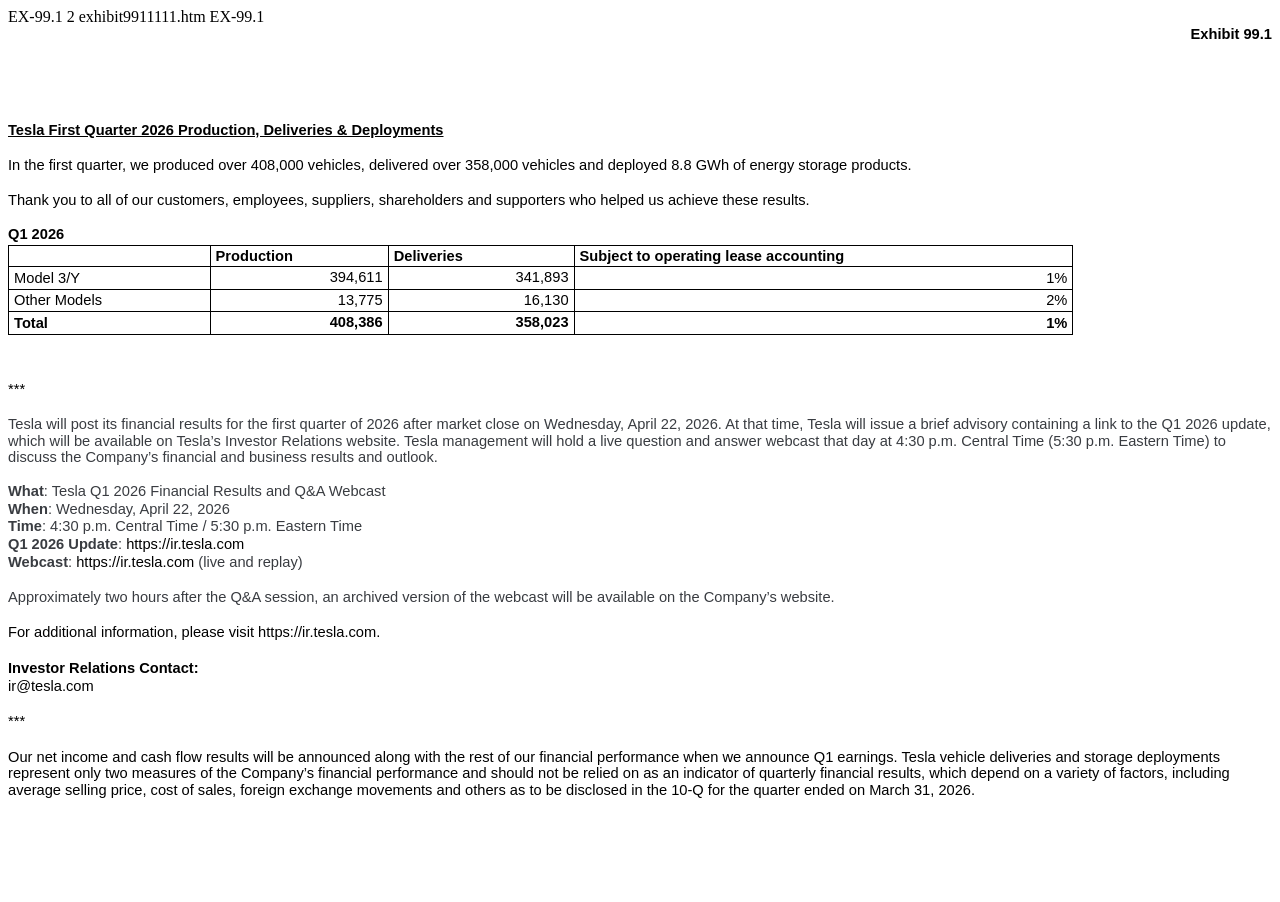
<file: data/raw/tesla_ir/tesla_production_deliveries_Q1_2026_2026-04-02_exhibit9911111.htm>
<DOCUMENT>
<TYPE>EX-99.1
<SEQUENCE>2
<FILENAME>exhibit9911111.htm
<DESCRIPTION>EX-99.1
<TEXT>
<html><head>
<!-- Document created using Wdesk -->
<!-- Copyright 2026 Workiva -->
<title>Document</title></head><body><div id="ia106bc474beb4989b21a46d97b8f80b1_1"></div><div style="min-height:72pt;width:100%"><div style="text-align:right"><font style="color:#000000;font-family:'Calibri',sans-serif;font-size:11pt;font-weight:700;line-height:120%">Exhibit 99.1</font></div></div><div><font style="background-color:#ffffff;color:#000000;font-family:'Calibri',sans-serif;font-size:11pt;font-weight:700;line-height:120%;text-decoration:underline">Tesla First Quarter 2026 Production, Deliveries &#38; Deployments</font></div><div><font style="background-color:#ffffff;color:#000000;font-family:'Calibri',sans-serif;font-size:11pt;font-weight:700;line-height:120%">&#160;</font></div><div><font style="color:#000000;font-family:'Calibri',sans-serif;font-size:11pt;font-weight:400;line-height:112%">In the first quarter, we produced over 408,000 vehicles, delivered over 358,000 vehicles and deployed 8.8 GWh of energy storage products. </font><font style="color:#000000;font-family:'Calibri',sans-serif;font-size:12pt;font-weight:400;line-height:112%"> </font></div><div><font><br></font></div><div><font style="color:#000000;font-family:'Calibri',sans-serif;font-size:11pt;font-weight:400;line-height:112%">Thank you to all of our customers, employees, suppliers, shareholders and supporters who helped us achieve these results.</font></div><div><font style="color:#000000;font-family:'Calibri',sans-serif;font-size:11pt;font-weight:400;line-height:120%">&#160;</font></div><div><font style="color:#000000;font-family:'Calibri',sans-serif;font-size:11pt;font-weight:700;line-height:120%">Q1 2026</font></div><div><table style="border-collapse:collapse;display:inline-table;margin-bottom:5pt;vertical-align:text-bottom;width:100.000%"><tr><td style="width:1.0%"></td><td style="width:14.830%"></td><td style="width:0.1%"></td><td style="width:1.0%"></td><td style="width:12.937%"></td><td style="width:0.1%"></td><td style="width:1.0%"></td><td style="width:13.568%"></td><td style="width:0.1%"></td><td style="width:1.0%"></td><td style="width:38.489%"></td><td style="width:0.1%"></td><td style="width:1.0%"></td><td style="width:14.676%"></td><td style="width:0.1%"></td></tr><tr><td colspan="3" style="border-left:1pt solid #000000;border-top:1pt solid #000000;padding:2px 1pt 2px 3.77pt;text-align:left;vertical-align:middle"><font style="color:#000000;font-family:'Calibri',sans-serif;font-size:12pt;font-weight:400;line-height:100%">&#160;</font></td><td colspan="3" style="border-left:1pt solid #000000;border-top:1pt solid #000000;padding:2px 1pt 2px 3.77pt;text-align:left;vertical-align:middle"><font style="color:#000000;font-family:'Calibri',sans-serif;font-size:11pt;font-weight:700;line-height:100%">Production</font></td><td colspan="3" style="border-left:1pt solid #000000;border-top:1pt solid #000000;padding:2px 1pt 2px 3.77pt;text-align:left;vertical-align:middle"><font style="color:#000000;font-family:'Calibri',sans-serif;font-size:11pt;font-weight:700;line-height:100%">Deliveries</font></td><td colspan="3" style="border-left:1pt solid #000000;border-top:1pt solid #000000;padding:2px 1pt 2px 3.77pt;text-align:left;vertical-align:middle"><font style="color:#000000;font-family:'Calibri',sans-serif;font-size:11pt;font-weight:700;line-height:100%">Subject to operating lease accounting</font></td><td colspan="3" style="border-left:1pt solid #000000;padding:0 1pt"></td></tr><tr><td colspan="3" style="border-left:1pt solid #000000;border-top:1pt solid #000000;padding:2px 1pt 2px 3.77pt;text-align:left;vertical-align:middle"><font style="color:#000000;font-family:'Calibri',sans-serif;font-size:11pt;font-weight:400;line-height:100%">Model 3&#47;Y</font></td><td colspan="3" style="background-color:#ffffff;border-left:1pt solid #000000;border-top:1pt solid #000000;padding:2px 1pt;text-align:left;vertical-align:middle"><div style="padding-left:2.77pt;padding-right:2.77pt;text-align:right;text-indent:11pt"><font style="color:#000000;font-family:'Calibri',sans-serif;font-size:11pt;font-weight:400;line-height:120%">394,611</font></div></td><td colspan="3" style="background-color:#ffffff;border-left:1pt solid #000000;border-top:1pt solid #000000;padding:2px 1pt;text-align:left;vertical-align:middle"><div style="padding-left:2.77pt;padding-right:2.77pt;text-align:right;text-indent:11pt"><font style="color:#000000;font-family:'Calibri',sans-serif;font-size:11pt;font-weight:400;line-height:120%">341,893</font></div></td><td colspan="3" style="border-left:1pt solid #000000;border-top:1pt solid #000000;padding:2px 3.77pt 2px 1pt;text-align:right;vertical-align:middle"><font style="color:#000000;font-family:'Calibri',sans-serif;font-size:11pt;font-weight:400;line-height:100%">1%</font></td><td colspan="3" style="border-left:1pt solid #000000;padding:0 1pt"></td></tr><tr><td colspan="3" style="border-left:1pt solid #000000;border-top:1pt solid #000000;padding:2px 1pt 2px 3.77pt;text-align:left;vertical-align:middle"><font style="color:#000000;font-family:'Calibri',sans-serif;font-size:11pt;font-weight:400;line-height:100%">Other Models</font></td><td colspan="3" style="background-color:#ffffff;border-left:1pt solid #000000;border-top:1pt solid #000000;padding:2px 1pt;text-align:left;vertical-align:middle"><div style="padding-left:2.77pt;padding-right:2.77pt;text-align:right;text-indent:11pt"><font style="color:#000000;font-family:'Calibri',sans-serif;font-size:11pt;font-weight:400;line-height:120%">13,775</font></div></td><td colspan="3" style="background-color:#ffffff;border-left:1pt solid #000000;border-top:1pt solid #000000;padding:2px 1pt;text-align:left;vertical-align:middle"><div style="padding-left:2.77pt;padding-right:2.77pt;text-align:right;text-indent:11pt"><font style="color:#000000;font-family:'Calibri',sans-serif;font-size:11pt;font-weight:400;line-height:120%">16,130</font></div></td><td colspan="3" style="border-left:1pt solid #000000;border-top:1pt solid #000000;padding:2px 3.77pt 2px 1pt;text-align:right;vertical-align:middle"><font style="color:#000000;font-family:'Calibri',sans-serif;font-size:11pt;font-weight:400;line-height:100%">2%</font></td><td colspan="3" style="border-left:1pt solid #000000;padding:0 1pt"></td></tr><tr><td colspan="3" style="border-left:1pt solid #000000;border-top:1pt solid #000000;padding:2px 1pt 2px 3.77pt;text-align:left;vertical-align:middle"><font style="color:#000000;font-family:'Calibri',sans-serif;font-size:11pt;font-weight:700;line-height:100%">Total</font></td><td colspan="3" style="background-color:#ffffff;border-left:1pt solid #000000;border-top:1pt solid #000000;padding:2px 1pt;text-align:left;vertical-align:middle"><div style="padding-left:2.77pt;padding-right:2.77pt;text-align:right;text-indent:11.05pt"><font style="color:#000000;font-family:'Calibri',sans-serif;font-size:11pt;font-weight:700;line-height:120%">408,386</font></div></td><td colspan="3" style="background-color:#ffffff;border-left:1pt solid #000000;border-top:1pt solid #000000;padding:2px 1pt;text-align:left;vertical-align:middle"><div style="padding-left:2.77pt;padding-right:2.77pt;text-align:right;text-indent:11.05pt"><font style="color:#000000;font-family:'Calibri',sans-serif;font-size:11pt;font-weight:700;line-height:120%">358,023</font></div></td><td colspan="3" style="border-left:1pt solid #000000;border-top:1pt solid #000000;padding:2px 3.77pt 2px 1pt;text-align:right;vertical-align:middle"><font style="color:#000000;font-family:'Calibri',sans-serif;font-size:11pt;font-weight:700;line-height:100%">1%</font></td><td colspan="3" style="border-left:1pt solid #000000;padding:0 1pt"></td></tr><tr style="height:15pt"><td colspan="3" style="border-top:1pt solid #000000;padding:0 1pt"></td><td colspan="3" style="border-top:1pt solid #000000;padding:0 1pt"></td><td colspan="3" style="border-top:1pt solid #000000;padding:0 1pt"></td><td colspan="3" style="border-top:1pt solid #000000;padding:0 1pt"></td><td colspan="3" style="padding:0 1pt"></td></tr><tr style="height:15pt"><td colspan="3" style="padding:0 1pt"></td><td colspan="3" style="padding:0 1pt"></td><td colspan="3" style="padding:0 1pt"></td><td colspan="3" style="padding:0 1pt"></td><td colspan="3" style="padding:0 1pt"></td></tr></table></div><div><font style="color:#000000;font-family:'Calibri',sans-serif;font-size:11pt;font-weight:400;line-height:120%">***</font></div><div><font style="background-color:#ffffff;color:#393c41;font-family:'Times New Roman',serif;font-size:11pt;font-weight:400;line-height:120%">&#160;</font></div><div><font style="color:#393c41;font-family:'Calibri',sans-serif;font-size:11pt;font-weight:400;line-height:112%">Tesla will post its financial results for the first quarter of 2026 after market close on Wednesday, April 22, 2026. At that time, Tesla will issue a brief advisory containing a link to the Q1 2026 update, which will be available on Tesla&#8217;s Investor Relations website. Tesla management will hold a live question and answer webcast that day at 4&#58;30 p.m. Central Time (5&#58;30 p.m. Eastern Time) to discuss the Company&#8217;s financial and business results and outlook.</font></div><div><font style="color:#000000;font-family:'Calibri',sans-serif;font-size:11pt;font-weight:400;line-height:120%">&#160;</font></div><div><font style="color:#393c41;font-family:'Calibri',sans-serif;font-size:11pt;font-weight:700;line-height:120%">What</font><font style="color:#393c41;font-family:'Calibri',sans-serif;font-size:11pt;font-weight:400;line-height:120%">&#58; Tesla Q1 2026 Financial Results and Q&#38;A Webcast<br></font><font style="color:#393c41;font-family:'Calibri',sans-serif;font-size:11pt;font-weight:700;line-height:120%">When</font><font style="color:#393c41;font-family:'Calibri',sans-serif;font-size:11pt;font-weight:400;line-height:120%">&#58; Wednesday, April 22, 2026<br></font><font style="color:#393c41;font-family:'Calibri',sans-serif;font-size:11pt;font-weight:700;line-height:120%">Time</font><font style="color:#393c41;font-family:'Calibri',sans-serif;font-size:11pt;font-weight:400;line-height:120%">&#58; 4&#58;30 p.m. Central Time &#47; 5&#58;30 p.m. Eastern Time<br></font><font style="color:#393c41;font-family:'Calibri',sans-serif;font-size:11pt;font-weight:700;line-height:120%">Q1 2026 Update</font><font style="color:#393c41;font-family:'Calibri',sans-serif;font-size:11pt;font-weight:400;line-height:120%">&#58;&#160;</font><font style="color:#000000;font-family:'Calibri',sans-serif;font-size:11pt;font-weight:400;line-height:120%">https&#58;&#47;&#47;ir.tesla.com</font><font style="color:#393c41;font-family:'Calibri',sans-serif;font-size:11pt;font-weight:400;line-height:120%"><br></font><font style="color:#393c41;font-family:'Calibri',sans-serif;font-size:11pt;font-weight:700;line-height:120%">Webcast</font><font style="color:#393c41;font-family:'Calibri',sans-serif;font-size:11pt;font-weight:400;line-height:120%">&#58;&#160;</font><font style="color:#000000;font-family:'Calibri',sans-serif;font-size:11pt;font-weight:400;line-height:120%">https&#58;&#47;&#47;ir.tesla.com</font><font style="color:#393c41;font-family:'Calibri',sans-serif;font-size:11pt;font-weight:400;line-height:120%">&#160;(live and replay)<br><br>Approximately two hours after the Q&#38;A session, an archived version of the webcast will be available on the Company&#8217;s website.</font></div><div><font><br></font></div><div><font style="color:#000000;font-family:'Calibri',sans-serif;font-size:11pt;font-weight:400;line-height:120%">For additional information, please visit https&#58;&#47;&#47;ir.tesla.com.</font></div><div><font><br></font></div><div><font style="color:#000000;font-family:'Calibri',sans-serif;font-size:11pt;font-weight:400;line-height:120%"> </font></div><div><font style="color:#000000;font-family:'Calibri',sans-serif;font-size:11pt;font-weight:700;line-height:120%">Investor Relations Contact&#58;</font></div><div><font style="color:#000000;font-family:'Calibri',sans-serif;font-size:11pt;font-weight:400;line-height:120%">ir&#64;tesla.com</font></div><div><font><br></font></div><div><font style="color:#000000;font-family:'Calibri',sans-serif;font-size:11pt;font-weight:400;line-height:120%">***</font></div><div><font><br></font></div><div><font style="color:#000000;font-family:'Calibri',sans-serif;font-size:11pt;font-weight:400;line-height:112%">Our net income and cash flow results will be announced along with the rest of our financial performance when we announce Q1 earnings. Tesla vehicle deliveries and storage deployments represent only two measures of the Company&#8217;s financial performance and should not be relied on as an indicator of quarterly financial results, which depend on a variety of factors, including average selling price, cost of sales, foreign exchange movements and others as to be disclosed in the 10-Q for the quarter ended on March 31, 2026.</font></div><div style="height:72pt;position:relative;width:100%"><div style="bottom:0;position:absolute;width:100%"><div><font><br></font></div></div></div></body></html>
</TEXT>
</DOCUMENT>
</file>
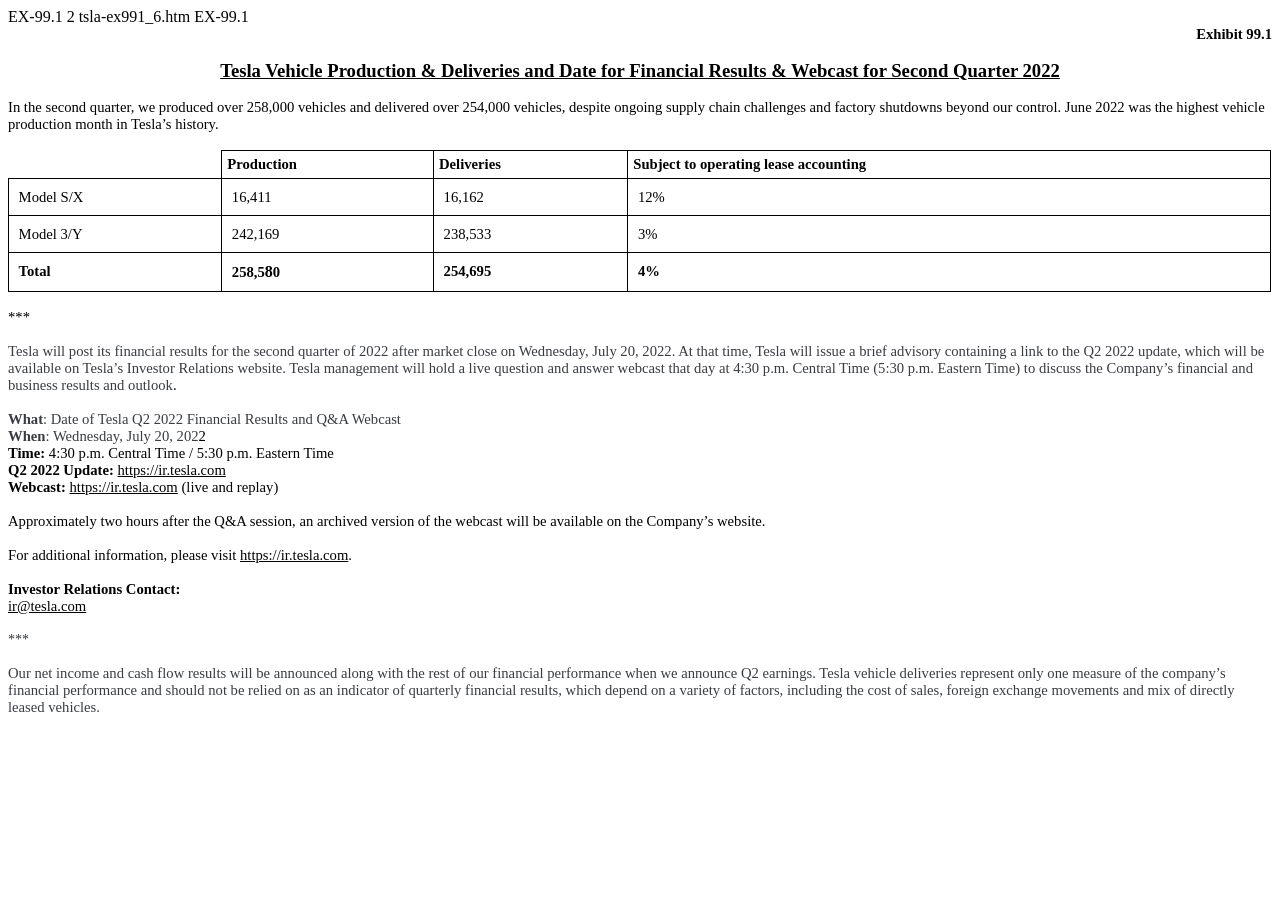
<file: data/raw/tesla_ir/tesla_production_deliveries_Q2_2022_2022-07-05_tsla-ex991_6.htm>
<DOCUMENT>
<TYPE>EX-99.1
<SEQUENCE>2
<FILENAME>tsla-ex991_6.htm
<DESCRIPTION>EX-99.1
<TEXT>
<!DOCTYPE HTML PUBLIC "-//W3C//DTD HTML 4.01 Transitional//EN" "http://www.w3.org/TR/html4/loose.dtd">
<html>
<head>
<title>
tsla-ex991_6.htm
</title>
</head>
<!-- NG Converter v5.0.2.71 -->
<body>

<p style="text-align:right;Background-color:#FFFFFF;margin-bottom:0pt;margin-top:0pt;text-indent:0%;font-weight:bold;color:#000000;font-size:11pt;font-family:Calibri;font-style:normal;text-transform:none;font-variant: normal;"><a name="_Hlk68179111"></a>Exhibit 99.1</p>
<p style="text-align:right;Background-color:#FFFFFF;margin-bottom:0pt;margin-top:0pt;text-indent:0%;font-weight:bold;;font-size:11pt;">&nbsp;</p>
<p style="text-align:center;Background-color:#FFFFFF;margin-bottom:0pt;margin-top:0pt;text-indent:0%;font-weight:bold;color:#000000;font-size:14pt;font-family:Calibri;font-style:normal;text-transform:none;font-variant: normal;"><font style="text-decoration:underline;">Tesla Vehicle Production &amp; Deliveries and Date for Financial Results &amp; Webcast for Second Quarter 2022</font></p>
<p style="Background-color:#FFFFFF;margin-bottom:0pt;margin-top:0pt;text-indent:0%;font-weight:bold;;font-size:11pt;">&nbsp;</p>
<p style="margin-bottom:0pt;margin-top:0pt;text-indent:0%;color:#000000;font-size:11pt;font-family:Calibri;font-weight:normal;font-style:normal;text-transform:none;font-variant: normal;">In the second quarter, we produced over 258,000 vehicles and delivered over 254,000 vehicles, despite ongoing supply chain challenges and factory shutdowns beyond our control. June 2022 was the highest vehicle production month in Tesla&#8217;s history.</p>
<p style="margin-bottom:0pt;margin-top:0pt;text-indent:0%;color:#000000;font-size:11pt;font-family:Calibri;font-weight:normal;font-style:normal;text-transform:none;font-variant: normal;">&#160;</p>
<div align="left">
<table border="0" cellspacing="0" cellpadding="0" style="border-collapse:collapse; width:99.89%;">
<tr>
<td style="width:16.88%;"></td>
<td style="width:16.77%;"></td>
<td style="width:15.38%;"></td>
<td style="width:50.85%;"></td>
</tr>
<tr style="height:1pt;">
<td valign="middle"  style=" border-bottom:solid 0.75pt #000000; border-right:solid 0.75pt #000000;">
<p style="margin-bottom:0pt;margin-top:0pt;margin-left:0pt;;text-indent:0pt;;font-family:Times New Roman;font-size:12pt;">&nbsp;</p></td>
<td valign="middle"  style="padding-left:3.75pt;padding-Right:3.75pt;padding-Top:3.75pt;padding-Bottom:3.75pt; border-top:solid 0.75pt #000000; border-bottom:solid 1pt #000000; border-left:solid 0.75pt #000000; border-right:solid 1pt #000000;">
<p style="margin-bottom:0pt;margin-top:0pt;margin-left:0pt;;text-indent:0pt;;font-weight:bold;color:#000000;font-size:11pt;font-family:Calibri;font-style:normal;text-transform:none;font-variant: normal;">Production</p></td>
<td valign="middle"  style="padding-left:3.75pt;padding-Right:3.75pt;padding-Top:3.75pt;padding-Bottom:3.75pt; border-top:solid 0.75pt #000000; border-bottom:solid 1pt #000000; border-right:solid 1pt #000000;">
<p style="margin-bottom:0pt;margin-top:0pt;margin-left:0pt;;text-indent:0pt;;font-weight:bold;color:#000000;font-size:11pt;font-family:Calibri;font-style:normal;text-transform:none;font-variant: normal;">Deliveries</p></td>
<td valign="middle"  style="padding-left:3.75pt;padding-Right:3.75pt;padding-Top:3.75pt;padding-Bottom:3.75pt; border-top:solid 0.75pt #000000; border-bottom:solid 1pt #000000; border-right:solid 1pt #000000;">
<p style="margin-bottom:0pt;margin-top:0pt;margin-left:0pt;;text-indent:0pt;;font-weight:bold;color:#000000;font-size:11pt;font-family:Calibri;font-style:normal;text-transform:none;font-variant: normal;">Subject to operating lease accounting</p></td>
</tr>
<tr style="height:0.8pt;">
<td valign="middle"  style="padding-left:7.2pt;padding-Right:7.2pt;padding-Top:7.2pt;padding-Bottom:7.2pt; border-top:solid 0.75pt #000000; border-bottom:solid 0.75pt #000000; border-left:solid 0.75pt #000000; border-right:solid 0.75pt #000000;">
<p style="margin-bottom:0pt;margin-top:0pt;margin-left:0pt;;text-indent:0pt;;color:#000000;font-size:11pt;font-family:Calibri;font-weight:normal;font-style:normal;text-transform:none;font-variant: normal;">Model S/X</p></td>
<td valign="middle"  style="padding-left:7.2pt;padding-Right:7.2pt;padding-Top:7.2pt;padding-Bottom:7.2pt; border-bottom:solid 1pt #000000; border-left:solid 0.75pt #000000; border-right:solid 1pt #000000;">
<p style="margin-bottom:0pt;margin-top:0pt;margin-left:0pt;;text-indent:0pt;;font-size:11pt;font-family:Calibri;font-weight:normal;font-style:normal;text-transform:none;font-variant: normal;">16,411</p></td>
<td valign="middle"  style="padding-left:7.2pt;padding-Right:7.2pt;padding-Top:7.2pt;padding-Bottom:7.2pt; border-bottom:solid 1pt #000000; border-right:solid 1pt #000000;">
<p style="margin-bottom:0pt;margin-top:0pt;margin-left:0pt;;text-indent:0pt;;font-size:11pt;font-family:Calibri;font-weight:normal;font-style:normal;text-transform:none;font-variant: normal;">16,162</p></td>
<td valign="middle"  style="padding-left:7.2pt;padding-Right:7.2pt;padding-Top:7.2pt;padding-Bottom:7.2pt; border-bottom:solid 1pt #000000; border-right:solid 1pt #000000;">
<p style="margin-bottom:0pt;margin-top:0pt;margin-left:0pt;;text-indent:0pt;;font-size:11pt;font-family:Calibri;font-weight:normal;font-style:normal;text-transform:none;font-variant: normal;">12%</p></td>
</tr>
<tr style="height:0.8pt;">
<td valign="middle"  style="padding-left:7.2pt;padding-Right:7.2pt;padding-Top:7.2pt;padding-Bottom:7.2pt; border-top:solid 0.75pt #000000; border-bottom:solid 1pt #000000; border-left:solid 1pt #000000; border-right:solid 1pt #000000;">
<p style="margin-bottom:0pt;margin-top:0pt;margin-left:0pt;;text-indent:0pt;;color:#000000;font-size:11pt;font-family:Calibri;font-weight:normal;font-style:normal;text-transform:none;font-variant: normal;">Model 3/Y</p></td>
<td valign="middle"  style="padding-left:7.2pt;padding-Right:7.2pt;padding-Top:7.2pt;padding-Bottom:7.2pt; border-bottom:solid 1pt #000000; border-right:solid 1pt #000000;">
<p style="margin-bottom:0pt;margin-top:0pt;margin-left:0pt;;text-indent:0pt;;font-size:11pt;font-family:Calibri;font-weight:normal;font-style:normal;text-transform:none;font-variant: normal;">242,169</p></td>
<td valign="middle"  style="padding-left:7.2pt;padding-Right:7.2pt;padding-Top:7.2pt;padding-Bottom:7.2pt; border-bottom:solid 1pt #000000; border-right:solid 1pt #000000;">
<p style="margin-bottom:0pt;margin-top:0pt;margin-left:0pt;;text-indent:0pt;;font-size:11pt;font-family:Calibri;font-weight:normal;font-style:normal;text-transform:none;font-variant: normal;">238,533</p></td>
<td valign="middle"  style="padding-left:7.2pt;padding-Right:7.2pt;padding-Top:7.2pt;padding-Bottom:7.2pt; border-bottom:solid 1pt #000000; border-right:solid 1pt #000000;">
<p style="margin-bottom:0pt;margin-top:0pt;margin-left:0pt;;text-indent:0pt;;font-size:11pt;font-family:Calibri;font-weight:normal;font-style:normal;text-transform:none;font-variant: normal;">3%</p></td>
</tr>
<tr style="height:0.8pt;">
<td valign="middle"  style="padding-left:7.2pt;padding-Right:7.2pt;padding-Top:7.2pt;padding-Bottom:7.2pt; border-bottom:solid 1pt #000000; border-left:solid 1pt #000000; border-right:solid 1pt #000000;">
<p style="margin-bottom:0pt;margin-top:0pt;margin-left:0pt;;text-indent:0pt;;font-weight:bold;color:#000000;font-size:11pt;font-family:Calibri;font-style:normal;text-transform:none;font-variant: normal;">Total</p></td>
<td valign="middle"  style="padding-left:7.2pt;padding-Right:7.2pt;padding-Top:7.2pt;padding-Bottom:7.2pt; border-bottom:solid 1pt #000000; border-right:solid 1pt #000000;">
<p style="margin-bottom:0pt;margin-top:0pt;margin-left:0pt;;text-indent:0pt;;font-size:11pt;font-weight:bold;font-family:Calibri;font-style:normal;text-transform:none;font-variant: normal;">258,5<font style="font-size:12pt;">8</font>0</p></td>
<td valign="middle"  style="padding-left:7.2pt;padding-Right:7.2pt;padding-Top:7.2pt;padding-Bottom:7.2pt; border-bottom:solid 1pt #000000; border-right:solid 1pt #000000;">
<p style="margin-bottom:0pt;margin-top:0pt;margin-left:0pt;;text-indent:0pt;;font-size:11pt;font-weight:bold;font-family:Calibri;font-style:normal;text-transform:none;font-variant: normal;">254,695</p></td>
<td valign="middle"  style="padding-left:7.2pt;padding-Right:7.2pt;padding-Top:7.2pt;padding-Bottom:7.2pt; border-bottom:solid 1pt #000000; border-right:solid 1pt #000000;">
<p style="margin-bottom:0pt;margin-top:0pt;margin-left:0pt;;text-indent:0pt;;font-size:11pt;font-weight:bold;font-family:Calibri;font-style:normal;text-transform:none;font-variant: normal;">4%</p></td>
</tr>
</table></div>
<p style="margin-bottom:0pt;margin-top:0pt;text-indent:0%;font-size:11pt;">&nbsp;</p>
<p style="margin-bottom:0pt;margin-top:0pt;text-indent:0%;color:#000000;font-size:11pt;font-family:Calibri;font-weight:normal;font-style:normal;text-transform:none;font-variant: normal;">***</p>
<p style="Background-color:#FFFFFF;margin-bottom:0pt;margin-top:0pt;text-indent:0%;font-size:11pt;">&nbsp;</p>
<p style="margin-bottom:0pt;margin-top:0pt;text-indent:0%;color:#393C41;font-size:11pt;font-family:Calibri;font-weight:normal;font-style:normal;text-transform:none;font-variant: normal;">Tesla will post its financial results for the second quarter of 2022 after market close on Wednesday, July 20, 2022. At that time, Tesla will issue a brief advisory containing a link to the Q2 2022 update, which will be available on Tesla&#8217;s Investor Relations website. Tesla management will hold a live question and answer webcast that day at 4:30 p.m. Central Time (5:30 p.m. Eastern Time) to discuss the Company&#8217;s financial and business results and outlook<font style="color:#000000;">.</font></p>
<p style="margin-bottom:0pt;margin-top:0pt;text-indent:0%;font-size:11pt;">&nbsp;</p>
<p style="margin-bottom:0pt;margin-top:0pt;text-indent:0%;color:#393C41;font-size:11pt;font-weight:bold;font-family:Calibri;font-style:normal;text-transform:none;font-variant: normal;">What<font style="font-weight:normal;">: Date of Tesla Q2 2022 Financial Results and Q&amp;A Webcast<br /></font>When<font style="font-weight:normal;">: Wednesday, July 20, 202</font><font style="color:#000000;font-weight:normal;">2</font></p>
<p style="margin-bottom:0pt;margin-top:0pt;text-indent:0%;font-weight:bold;color:#000000;font-size:11pt;font-family:Calibri;font-style:normal;text-transform:none;font-variant: normal;">Time:<font style="font-weight:normal;"> 4:</font><font style="font-weight:normal;color:#000000;">30 p.m. Central Time / 5:30 p.m. Eastern Time</font></p>
<p style="margin-bottom:0pt;margin-top:0pt;text-indent:0%;font-weight:bold;font-size:11pt;font-family:Calibri;font-style:normal;text-transform:none;font-variant: normal;">Q2 2022 Update:<font style="font-weight:normal;"> </font><font style="color:#auto;text-decoration:underline;font-weight:normal;">https://ir.tesla.com</font><font style="font-weight:normal;"> </font></p>
<p style="margin-bottom:0pt;margin-top:0pt;text-indent:0%;font-weight:bold;font-size:11pt;font-family:Calibri;font-style:normal;text-transform:none;font-variant: normal;">Webcast:<font style="font-weight:normal;"> </font><font style="color:#auto;text-decoration:underline;font-weight:normal;">https://ir.tesla.com</font><font style="font-weight:normal;"> (live and replay)</font></p>
<p style="margin-bottom:0pt;margin-top:0pt;text-indent:0%;font-size:11pt;">&nbsp;</p>
<p style="margin-bottom:0pt;margin-top:0pt;text-indent:0%;font-size:11pt;font-family:Calibri;font-weight:normal;font-style:normal;text-transform:none;font-variant: normal;">Approximately two hours after the Q&amp;A session, an archived version of the webcast will be available on the Company&#8217;s website.</p>
<p style="margin-bottom:0pt;margin-top:0pt;text-indent:0%;font-size:11pt;">&nbsp;</p>
<p style="margin-bottom:0pt;margin-top:0pt;text-indent:0%;font-size:11pt;font-family:Calibri;font-weight:normal;font-style:normal;text-transform:none;font-variant: normal;">For additional information, please visit <font style="color:#auto;text-decoration:underline;">https://ir.tesla.com</font>.</p>
<p style="margin-bottom:0pt;margin-top:0pt;text-indent:0%;font-size:11pt;">&nbsp;</p>
<p style="margin-bottom:0pt;margin-top:0pt;text-indent:0%;font-weight:bold;font-size:11pt;font-family:Calibri;font-style:normal;text-transform:none;font-variant: normal;">Investor Relations Contact:</p>
<p style="margin-bottom:0pt;margin-top:0pt;text-indent:0%;color:#auto;font-size:11pt;font-family:Calibri;font-weight:normal;font-style:normal;text-transform:none;font-variant: normal;"><font style="text-decoration:underline;">ir@tesla.com</font></p>
<p style="margin-bottom:0pt;margin-top:0pt;text-indent:0%;font-size:11pt;">&nbsp;</p>
<p style="margin-bottom:0pt;margin-top:0pt;text-indent:0%;color:#393C41;font-size:10.5pt;font-family:Segoe UI;font-weight:normal;font-style:normal;text-transform:none;font-variant: normal;">***</p>
<p style="margin-bottom:0pt;margin-top:0pt;text-indent:0%;font-size:11pt;">&nbsp;</p>
<p style="margin-bottom:0pt;margin-top:0pt;text-indent:0%;color:#393C41;font-size:11pt;font-family:Calibri;font-weight:normal;font-style:normal;text-transform:none;font-variant: normal;">Our net income and cash flow results will be announced along with the rest of our financial performance when we announce Q2 earnings. Tesla vehicle deliveries represent only one measure of the company&#8217;s financial performance and should not be relied on as an indicator of quarterly financial results, which depend on a variety of factors, including the cost of sales, foreign exchange movements and mix of directly leased vehicles. </p></body>
</html>
</TEXT>
</DOCUMENT>
</file>
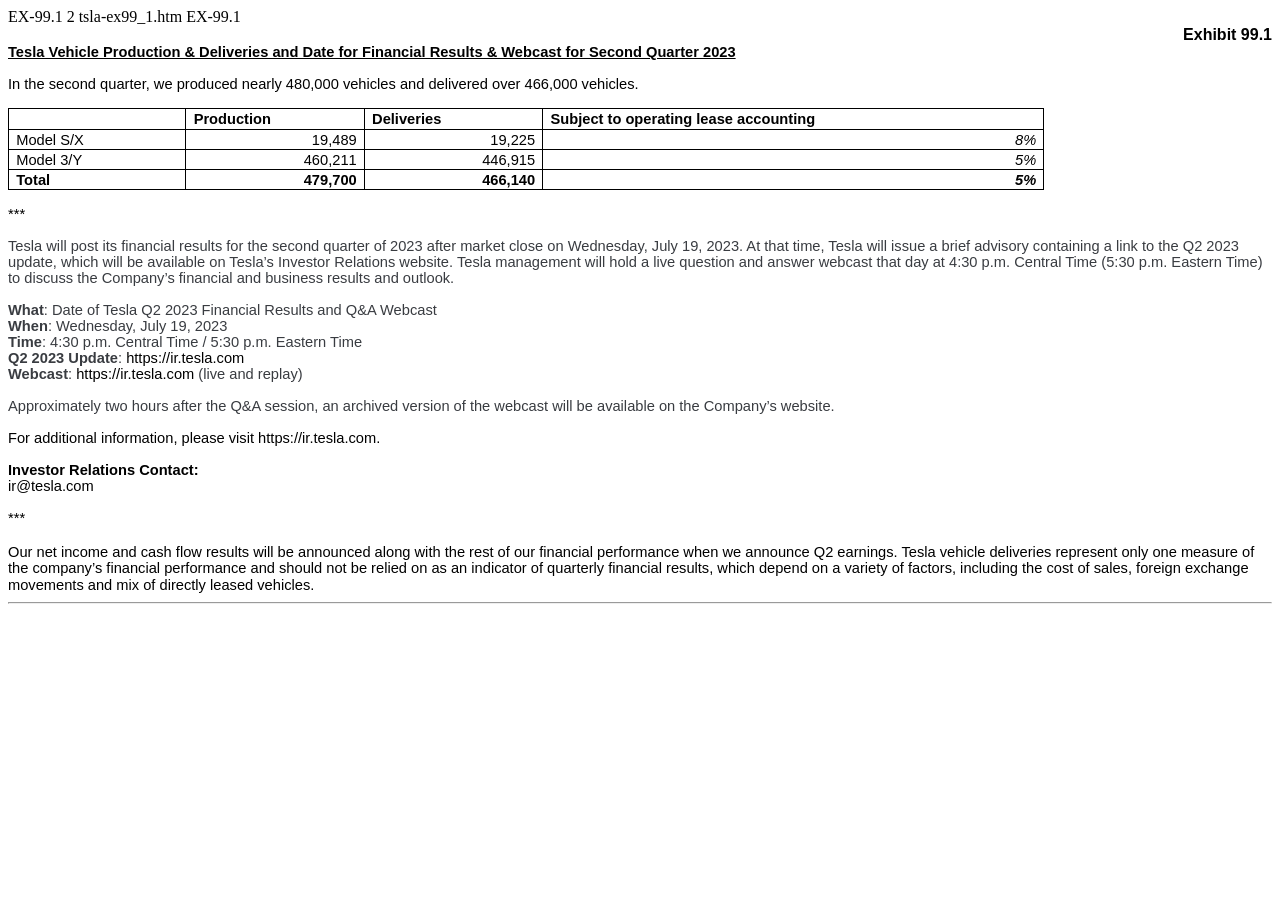
<file: data/raw/tesla_ir/tesla_production_deliveries_Q2_2023_2023-07-03_tsla-ex99_1.htm>
<DOCUMENT>
<TYPE>EX-99.1
<SEQUENCE>2
<FILENAME>tsla-ex99_1.htm
<DESCRIPTION>EX-99.1
<TEXT>
<html>
 <head>
  <title>EX-99.1</title>
 </head>
 <body style="margin: auto!important;padding: 8px;">
  <p style="text-indent:0.0%;font-size:10.0pt;margin-top:0.0pt;font-family:Times New Roman;margin-bottom:0.0pt;text-align:right;"><font style="background-color:rgba(0,0,0,0);color:rgba(0,0,0,1);white-space:pre-wrap;font-weight:bold;font-size:12.0pt;font-family:&quot;Calibri&quot;, sans-serif;min-width:fit-content;">Exhibit 99.1</font></p>
  <p style="text-indent:0.0%;font-size:10.0pt;margin-top:0.0pt;font-family:Times New Roman;margin-bottom:0.0pt;text-align:left;"><font style="background-color:rgba(0,0,0,0);color:rgba(0,0,0,1);white-space:pre-wrap;font-weight:bold;text-decoration:underline;font-size:11.0pt;font-family:&quot;Calibri&quot;, sans-serif;min-width:fit-content;">Tesla Vehicle Production &amp; Deliveries and Date for Financial Results &amp; Webcast for Second Quarter 2023</font></p>
  <p style="text-indent:0.0%;font-size:10.0pt;margin-top:0.0pt;font-family:Times New Roman;margin-bottom:0.0pt;text-align:left;"><font style="white-space:pre-wrap;font-size:11.0pt;font-family:&quot;Calibri&quot;, sans-serif;min-width:fit-content;">&#160;</font></p>
  <p style="text-indent:0.0%;font-size:10.0pt;margin-top:0.0pt;font-family:Times New Roman;margin-bottom:0.0pt;text-align:left;"><font style="background-color:rgba(0,0,0,0);color:rgba(0,0,0,1);white-space:pre-wrap;font-weight:normal;font-size:11.0pt;font-family:&quot;Calibri&quot;, sans-serif;min-width:fit-content;">In the second quarter, we produced nearly 480,000 vehicles and delivered over 466,000 vehicles.</font></p>
  <p style="text-indent:0.0%;font-size:10.0pt;margin-top:0.0pt;font-family:Times New Roman;margin-bottom:0.0pt;text-align:left;"><font style="white-space:pre-wrap;font-size:11.0pt;font-family:&quot;Calibri&quot;, sans-serif;min-width:fit-content;">&#160;</font></p>
  <table style="border-spacing:0;table-layout:fixed;width:82.0%;border-collapse:separate;">
   <tr style="visibility:collapse;">
    <td style="width:17.157%;"></td>
    <td style="width:17.157%;"></td>
    <td style="width:17.157%;"></td>
    <td style="width:48.53%;"></td>
   </tr>
   <tr style="height:15.85pt;">
    <td style="border-top:0.5pt solid;background-color:rgba(0,0,0,0);border-right:0.5pt solid;word-break:break-word;white-space:pre-wrap;border-left:0.5pt solid;padding-left:0.075in;vertical-align:middle;border-bottom:0.5pt solid;padding-right:0.075in;"><p style="text-indent:0.0pt;font-size:12.0pt;margin-top:0.0pt;font-family:Times New Roman;margin-bottom:0.0pt;text-align:left;"><font style="color:rgba(0,0,0,1);white-space:pre-wrap;font-weight:normal;font-size:12.0pt;font-family:&quot;Calibri&quot;, sans-serif;min-width:fit-content;"> </font></p></td>
    <td style="border-top:0.5pt solid;background-color:rgba(0,0,0,0);border-right:0.5pt solid;word-break:break-word;white-space:pre-wrap;padding-left:0.075in;vertical-align:middle;border-bottom:0.5pt solid;padding-right:0.075in;"><p style="text-indent:0.0pt;font-size:11.0pt;margin-top:0.0pt;font-family:Times New Roman;margin-bottom:0.0pt;text-align:left;"><font style="background-color:rgba(0,0,0,0);color:rgba(0,0,0,1);white-space:pre-wrap;font-weight:bold;font-size:11.0pt;font-family:&quot;Calibri&quot;, sans-serif;min-width:fit-content;">Production</font></p></td>
    <td style="border-top:0.5pt solid;background-color:rgba(0,0,0,0);border-right:0.5pt solid;word-break:break-word;white-space:pre-wrap;padding-left:0.075in;vertical-align:middle;border-bottom:0.5pt solid;padding-right:0.075in;"><p style="text-indent:0.0pt;font-size:11.0pt;margin-top:0.0pt;font-family:Times New Roman;margin-bottom:0.0pt;text-align:left;"><font style="background-color:rgba(0,0,0,0);color:rgba(0,0,0,1);white-space:pre-wrap;font-weight:bold;font-size:11.0pt;font-family:&quot;Calibri&quot;, sans-serif;min-width:fit-content;">Deliveries</font></p></td>
    <td style="border-top:0.5pt solid;background-color:rgba(0,0,0,0);border-right:0.5pt solid;word-break:break-word;white-space:pre-wrap;padding-left:0.075in;vertical-align:middle;border-bottom:0.5pt solid;padding-right:0.075in;"><p style="text-indent:0.0pt;font-size:11.0pt;margin-top:0.0pt;font-family:Times New Roman;margin-bottom:0.0pt;text-align:left;"><font style="background-color:rgba(0,0,0,0);color:rgba(0,0,0,1);white-space:pre-wrap;font-weight:bold;font-size:11.0pt;font-family:&quot;Calibri&quot;, sans-serif;min-width:fit-content;">Subject to operating lease accounting</font></p></td>
   </tr>
   <tr style="height:15.1pt;">
    <td style="background-color:rgba(0,0,0,0);border-right:0.5pt solid;word-break:break-word;white-space:pre-wrap;border-left:0.5pt solid;padding-left:0.075in;vertical-align:middle;border-bottom:0.5pt solid;padding-right:0.075in;"><p style="text-indent:0.0pt;font-size:11.0pt;margin-top:0.0pt;font-family:Times New Roman;margin-bottom:0.0pt;text-align:left;"><font style="background-color:rgba(0,0,0,0);color:rgba(0,0,0,1);white-space:pre-wrap;font-weight:normal;font-size:11.0pt;font-family:&quot;Calibri&quot;, sans-serif;min-width:fit-content;">Model S/X</font></p></td>
    <td style="background-color:rgba(255,255,255,1);border-right:0.5pt solid;word-break:break-word;white-space:pre-wrap;padding-left:0.075in;vertical-align:middle;border-bottom:0.5pt solid;padding-right:0.075in;text-align:center;"><p style="text-indent:11.0pt;font-size:11.0pt;margin-top:0.0pt;font-family:Times New Roman;margin-bottom:0.0pt;text-align:right;"><font style="background-color:rgba(0,0,0,0);color:rgba(0,0,0,1);white-space:pre-wrap;font-weight:normal;font-size:11.0pt;font-family:&quot;Calibri&quot;, sans-serif;min-width:fit-content;">19,489</font></p></td>
    <td style="background-color:rgba(255,255,255,1);border-right:0.5pt solid;word-break:break-word;white-space:pre-wrap;padding-left:0.075in;vertical-align:middle;border-bottom:0.5pt solid;padding-right:0.075in;text-align:center;"><p style="text-indent:11.0pt;font-size:11.0pt;margin-top:0.0pt;font-family:Times New Roman;margin-bottom:0.0pt;text-align:right;"><font style="background-color:rgba(0,0,0,0);color:rgba(0,0,0,1);white-space:pre-wrap;font-weight:normal;font-size:11.0pt;font-family:&quot;Calibri&quot;, sans-serif;min-width:fit-content;">19,225</font></p></td>
    <td style="background-color:rgba(0,0,0,0);border-right:0.5pt solid;word-break:break-word;white-space:pre-wrap;padding-left:0.075in;vertical-align:middle;border-bottom:0.5pt solid;padding-right:0.075in;text-align:center;"><p style="text-indent:0.0pt;font-size:11.0pt;margin-top:0.0pt;font-family:Times New Roman;margin-bottom:0.0pt;text-align:right;"><font style="background-color:rgba(0,0,0,0);color:rgba(0,0,0,1);white-space:pre-wrap;font-weight:normal;font-size:11.0pt;font-family:&quot;Calibri&quot;, sans-serif;font-style:italic;min-width:fit-content;">8%</font></p></td>
   </tr>
   <tr style="height:15.1pt;">
    <td style="background-color:rgba(0,0,0,0);border-right:0.5pt solid;word-break:break-word;white-space:pre-wrap;border-left:0.5pt solid;padding-left:0.075in;vertical-align:middle;border-bottom:0.5pt solid;padding-right:0.075in;"><p style="text-indent:0.0pt;font-size:11.0pt;margin-top:0.0pt;font-family:Times New Roman;margin-bottom:0.0pt;text-align:left;"><font style="background-color:rgba(0,0,0,0);color:rgba(0,0,0,1);white-space:pre-wrap;font-weight:normal;font-size:11.0pt;font-family:&quot;Calibri&quot;, sans-serif;min-width:fit-content;">Model 3/Y</font></p></td>
    <td style="background-color:rgba(255,255,255,1);border-right:0.5pt solid;word-break:break-word;white-space:pre-wrap;padding-left:0.075in;vertical-align:middle;border-bottom:0.5pt solid;padding-right:0.075in;text-align:center;"><p style="text-indent:11.0pt;font-size:11.0pt;margin-top:0.0pt;font-family:Times New Roman;margin-bottom:0.0pt;text-align:right;"><font style="background-color:rgba(0,0,0,0);color:rgba(0,0,0,1);white-space:pre-wrap;font-weight:normal;font-size:11.0pt;font-family:&quot;Calibri&quot;, sans-serif;min-width:fit-content;">460,211</font></p></td>
    <td style="background-color:rgba(255,255,255,1);border-right:0.5pt solid;word-break:break-word;white-space:pre-wrap;padding-left:0.075in;vertical-align:middle;border-bottom:0.5pt solid;padding-right:0.075in;text-align:center;"><p style="text-indent:11.0pt;font-size:11.0pt;margin-top:0.0pt;font-family:Times New Roman;margin-bottom:0.0pt;text-align:right;"><font style="background-color:rgba(0,0,0,0);color:rgba(0,0,0,1);white-space:pre-wrap;font-weight:normal;font-size:11.0pt;font-family:&quot;Calibri&quot;, sans-serif;min-width:fit-content;">446,915</font></p></td>
    <td style="background-color:rgba(0,0,0,0);border-right:0.5pt solid;word-break:break-word;white-space:pre-wrap;padding-left:0.075in;vertical-align:middle;border-bottom:0.5pt solid;padding-right:0.075in;text-align:center;"><p style="text-indent:0.0pt;font-size:11.0pt;margin-top:0.0pt;font-family:Times New Roman;margin-bottom:0.0pt;text-align:right;"><font style="background-color:rgba(0,0,0,0);color:rgba(0,0,0,1);white-space:pre-wrap;font-weight:normal;font-size:11.0pt;font-family:&quot;Calibri&quot;, sans-serif;font-style:italic;min-width:fit-content;">5%</font></p></td>
   </tr>
   <tr style="height:15.1pt;">
    <td style="background-color:rgba(0,0,0,0);border-right:0.5pt solid;word-break:break-word;white-space:pre-wrap;border-left:0.5pt solid;padding-left:0.075in;vertical-align:middle;border-bottom:0.5pt solid;padding-right:0.075in;"><p style="text-indent:0.0pt;font-size:11.0pt;margin-top:0.0pt;font-family:Times New Roman;margin-bottom:0.0pt;text-align:left;"><font style="background-color:rgba(0,0,0,0);color:rgba(0,0,0,1);white-space:pre-wrap;font-weight:bold;font-size:11.0pt;font-family:&quot;Calibri&quot;, sans-serif;min-width:fit-content;">Total</font></p></td>
    <td style="background-color:rgba(255,255,255,1);border-right:0.5pt solid;word-break:break-word;white-space:pre-wrap;padding-left:0.075in;vertical-align:middle;border-bottom:0.5pt solid;padding-right:0.075in;text-align:center;"><p style="text-indent:11.0pt;font-size:11.0pt;margin-top:0.0pt;font-family:Times New Roman;margin-bottom:0.0pt;text-align:right;"><font style="background-color:rgba(0,0,0,0);color:rgba(0,0,0,1);white-space:pre-wrap;font-weight:bold;font-size:11.0pt;font-family:&quot;Calibri&quot;, sans-serif;min-width:fit-content;">479,700</font></p></td>
    <td style="background-color:rgba(255,255,255,1);border-right:0.5pt solid;word-break:break-word;white-space:pre-wrap;padding-left:0.075in;vertical-align:middle;border-bottom:0.5pt solid;padding-right:0.075in;text-align:center;"><p style="text-indent:11.0pt;font-size:11.0pt;margin-top:0.0pt;font-family:Times New Roman;margin-bottom:0.0pt;text-align:right;"><font style="background-color:rgba(0,0,0,0);color:rgba(0,0,0,1);white-space:pre-wrap;font-weight:bold;font-size:11.0pt;font-family:&quot;Calibri&quot;, sans-serif;min-width:fit-content;">466,140</font></p></td>
    <td style="background-color:rgba(0,0,0,0);border-right:0.5pt solid;word-break:break-word;white-space:pre-wrap;padding-left:0.075in;vertical-align:middle;border-bottom:0.5pt solid;padding-right:0.075in;text-align:center;"><p style="text-indent:0.0pt;font-size:11.0pt;margin-top:0.0pt;font-family:Times New Roman;margin-bottom:0.0pt;text-align:right;"><font style="background-color:rgba(0,0,0,0);color:rgba(0,0,0,1);white-space:pre-wrap;font-weight:bold;font-size:11.0pt;font-family:&quot;Calibri&quot;, sans-serif;font-style:italic;min-width:fit-content;">5%</font></p></td>
   </tr>
  </table>
  <p style="text-indent:0.0%;font-size:10.0pt;margin-top:0.0pt;font-family:Times New Roman;margin-bottom:0.0pt;text-align:left;"><font style="white-space:pre-wrap;font-size:11.0pt;font-family:&quot;Calibri&quot;, sans-serif;min-width:fit-content;">&#160;</font></p>
  <p style="text-indent:0.0%;font-size:10.0pt;margin-top:0.0pt;font-family:Times New Roman;margin-bottom:0.0pt;text-align:left;"><font style="background-color:rgba(0,0,0,0);color:rgba(0,0,0,1);white-space:pre-wrap;font-weight:normal;font-size:11.0pt;font-family:&quot;Calibri&quot;, sans-serif;min-width:fit-content;">***</font></p>
  <p style="text-indent:0.0%;font-size:10.0pt;margin-top:0.0pt;font-family:Times New Roman;margin-bottom:0.0pt;text-align:left;"><font style="white-space:pre-wrap;font-size:11.0pt;font-family:&quot;Calibri&quot;, sans-serif;min-width:fit-content;">&#160;</font></p>
  <p style="text-indent:0.0%;font-size:10.0pt;margin-top:0.0pt;font-family:Times New Roman;margin-bottom:0.0pt;text-align:left;"><font style="background-color:rgba(0,0,0,0);color:rgba(57,60,65,1);white-space:pre-wrap;font-weight:normal;font-size:11.0pt;font-family:&quot;Calibri&quot;, sans-serif;min-width:fit-content;">Tesla will post its financial results for the second quarter of 2023 after market close on Wednesday, July 19, 2023. At that time, Tesla will issue a brief advisory containing a link to the Q2 2023 update, which will be available on Tesla&#x2019;s Investor Relations website. Tesla management will hold a live question and answer webcast that day at 4:30 p.m. Central Time (5:30 p.m. Eastern Time) to discuss the Company&#x2019;s financial and business results and outlook.</font></p>
  <p style="text-indent:0.0%;font-size:10.0pt;margin-top:0.0pt;font-family:Times New Roman;margin-bottom:0.0pt;text-align:left;"><font style="white-space:pre-wrap;font-size:11.0pt;font-family:&quot;Calibri&quot;, sans-serif;min-width:fit-content;">&#160;</font></p>
  <p style="text-indent:0.0%;font-size:10.0pt;margin-top:0.0pt;font-family:Times New Roman;margin-bottom:0.0pt;text-align:left;"><font style="background-color:rgba(0,0,0,0);color:rgba(57,60,65,1);white-space:pre-wrap;font-weight:bold;font-size:11.0pt;font-family:&quot;Calibri&quot;, sans-serif;min-width:fit-content;">What</font><font style="background-color:rgba(0,0,0,0);color:rgba(57,60,65,1);white-space:pre-wrap;font-weight:normal;font-size:11.0pt;font-family:&quot;Calibri&quot;, sans-serif;min-width:fit-content;">: Date of Tesla Q2 2023 Financial Results and Q&amp;A Webcast<br></font><font style="background-color:rgba(0,0,0,0);color:rgba(57,60,65,1);white-space:pre-wrap;font-weight:bold;font-size:11.0pt;font-family:&quot;Calibri&quot;, sans-serif;min-width:fit-content;">When</font><font style="background-color:rgba(0,0,0,0);color:rgba(57,60,65,1);white-space:pre-wrap;font-weight:normal;font-size:11.0pt;font-family:&quot;Calibri&quot;, sans-serif;min-width:fit-content;">: Wednesday, July 19, 2023<br></font><font style="background-color:rgba(0,0,0,0);color:rgba(57,60,65,1);white-space:pre-wrap;font-weight:bold;font-size:11.0pt;font-family:&quot;Calibri&quot;, sans-serif;min-width:fit-content;">Time</font><font style="background-color:rgba(0,0,0,0);color:rgba(57,60,65,1);white-space:pre-wrap;font-weight:normal;font-size:11.0pt;font-family:&quot;Calibri&quot;, sans-serif;min-width:fit-content;">: 4:30 p.m. Central Time / 5:30 p.m. Eastern Time<br></font><font style="background-color:rgba(0,0,0,0);color:rgba(57,60,65,1);white-space:pre-wrap;font-weight:bold;font-size:11.0pt;font-family:&quot;Calibri&quot;, sans-serif;min-width:fit-content;">Q2 2023 Update</font><font style="background-color:rgba(0,0,0,0);color:rgba(57,60,65,1);white-space:pre-wrap;font-weight:normal;font-size:11.0pt;font-family:&quot;Calibri&quot;, sans-serif;min-width:fit-content;">: </font><font style="background-color:rgba(0,0,0,0);color:rgba(0,0,0,1);white-space:pre-wrap;font-weight:normal;font-size:11.0pt;font-family:&quot;Calibri&quot;, sans-serif;min-width:fit-content;">https://ir.tesla.com</font><font style="background-color:rgba(0,0,0,0);color:rgba(57,60,65,1);white-space:pre-wrap;font-weight:normal;font-size:11.0pt;font-family:&quot;Calibri&quot;, sans-serif;min-width:fit-content;"><br></font><font style="background-color:rgba(0,0,0,0);color:rgba(57,60,65,1);white-space:pre-wrap;font-weight:bold;font-size:11.0pt;font-family:&quot;Calibri&quot;, sans-serif;min-width:fit-content;">Webcast</font><font style="background-color:rgba(0,0,0,0);color:rgba(57,60,65,1);white-space:pre-wrap;font-weight:normal;font-size:11.0pt;font-family:&quot;Calibri&quot;, sans-serif;min-width:fit-content;">: </font><font style="background-color:rgba(0,0,0,0);color:rgba(0,0,0,1);white-space:pre-wrap;font-weight:normal;font-size:11.0pt;font-family:&quot;Calibri&quot;, sans-serif;min-width:fit-content;">https://ir.tesla.com</font><font style="background-color:rgba(0,0,0,0);color:rgba(57,60,65,1);white-space:pre-wrap;font-weight:normal;font-size:11.0pt;font-family:&quot;Calibri&quot;, sans-serif;min-width:fit-content;"> (live and replay)<br><br>Approximately two hours after the Q&amp;A session, an archived version of the webcast will be available on the Company&#x2019;s website.</font></p>
  <p style="text-indent:0.0%;font-size:10.0pt;margin-top:0.0pt;font-family:Times New Roman;margin-bottom:0.0pt;text-align:left;"><font style="white-space:pre-wrap;font-size:11.0pt;font-family:&quot;Calibri&quot;, sans-serif;min-width:fit-content;">&#160;</font></p>
  <p style="text-indent:0.0%;font-size:10.0pt;margin-top:0.0pt;font-family:Times New Roman;margin-bottom:0.0pt;text-align:left;"><font style="background-color:rgba(0,0,0,0);color:rgba(0,0,0,1);white-space:pre-wrap;font-weight:normal;font-size:11.0pt;font-family:&quot;Calibri&quot;, sans-serif;min-width:fit-content;">For additional information, please visit https://ir.tesla.com.</font></p>
  <p style="text-indent:0.0%;font-size:10.0pt;margin-top:0.0pt;font-family:Times New Roman;margin-bottom:0.0pt;text-align:left;"><font style="color:rgba(0,0,0,1);white-space:pre-wrap;font-weight:normal;font-size:11.0pt;font-family:&quot;Calibri&quot;, sans-serif;min-width:fit-content;"> </font></p>
  <p style="text-indent:0.0%;font-size:10.0pt;margin-top:0.0pt;font-family:Times New Roman;margin-bottom:0.0pt;text-align:left;"><font style="background-color:rgba(0,0,0,0);color:rgba(0,0,0,1);white-space:pre-wrap;font-weight:bold;font-size:11.0pt;font-family:&quot;Calibri&quot;, sans-serif;min-width:fit-content;">Investor Relations Contact:</font></p>
  <p style="text-indent:0.0%;font-size:10.0pt;margin-top:0.0pt;font-family:Times New Roman;margin-bottom:0.0pt;text-align:left;"><font style="background-color:rgba(0,0,0,0);color:rgba(0,0,0,1);white-space:pre-wrap;font-weight:normal;font-size:11.0pt;font-family:&quot;Calibri&quot;, sans-serif;min-width:fit-content;">ir@tesla.com</font></p>
  <p style="text-indent:0.0%;font-size:10.0pt;margin-top:0.0pt;font-family:Times New Roman;margin-bottom:0.0pt;text-align:left;"><font style="white-space:pre-wrap;font-size:11.0pt;font-family:&quot;Calibri&quot;, sans-serif;min-width:fit-content;">&#160;</font></p>
  <p style="text-indent:0.0%;font-size:10.0pt;margin-top:0.0pt;font-family:Times New Roman;margin-bottom:0.0pt;text-align:left;"><font style="background-color:rgba(0,0,0,0);color:rgba(0,0,0,1);white-space:pre-wrap;font-weight:normal;font-size:11.0pt;font-family:&quot;Calibri&quot;, sans-serif;min-width:fit-content;">***</font></p>
  <p style="text-indent:0.0%;font-size:10.0pt;margin-top:0.0pt;font-family:Times New Roman;margin-bottom:0.0pt;text-align:left;"><font style="white-space:pre-wrap;font-size:12.0pt;font-family:&quot;Calibri&quot;, sans-serif;min-width:fit-content;">&#160;</font></p>
  <p style="text-indent:0.0%;font-size:10.0pt;margin-top:0.0pt;font-family:Times New Roman;margin-bottom:0.0pt;text-align:left;"><font style="background-color:rgba(0,0,0,0);color:rgba(0,0,0,1);white-space:pre-wrap;font-weight:normal;font-size:11.0pt;font-family:&quot;Calibri&quot;, sans-serif;min-width:fit-content;">Our net income and cash flow results will be announced along with the rest of our financial performance when we announce Q2 earnings. Tesla vehicle deliveries represent only one measure of the company&#x2019;s financial performance and should not be relied on as an indicator of quarterly financial results, which depend on a variety of factors, including the cost of sales, foreign exchange movements and mix of directly leased vehicles.</font><font style="color:rgba(0,0,0,1);white-space:pre-wrap;font-weight:normal;font-size:12.0pt;font-family:&quot;Calibri&quot;, sans-serif;min-width:fit-content;"> </font></p>
  <hr style="page-break-after:always;">
 </body>
</html>
</TEXT>
</DOCUMENT>
</file>
<file: dashboard/assets/dashboard.css>
:root {
  --bg0: #0f1419;
  --bg1: #171d25;
  --bg2: #1e2630;
  --line: #2c3642;
  --text: #e8eef4;
  --muted: #93a1b0;
  --faint: #6b7886;
  /*
   * Brand chrome only (nav active, section header ticks, Page 1 primary KPI vals).
   * Understated Tesla-inspired red — not a product-brand recreation; project is independent.
   * Domain --accent / chart series (--prod, --deliv, gap colors) stay separate.
   */
  --brand: #e31937;
  --brand-dim: #a81428;
  --brand-soft: rgba(227, 25, 55, 0.12);
  --brand-glow: rgba(227, 25, 55, 0.22);
  /* Domain / chart accents — page themes may override; do not use for brand chrome */
  --accent: #7eb6ff;
  --accent-dim: #3d6fa8;
  --accent-soft: rgba(126, 182, 255, 0.12);
  --accent-glow: rgba(126, 182, 255, 0.28);
  --warn: #c4923a;
  --prod: #6aa8ff;
  --deliv: #9ec5ff;
  --gap-pos: #6aa8ff;
  --gap-neg: #d4a574;
  --series-2: #8eb4d9;
  --series-3: #c4923a;
  --radius: 10px;
  --font: "IBM Plex Sans", system-ui, sans-serif;
  --display: "Newsreader", Georgia, serif;
  --mono: "IBM Plex Mono", ui-monospace, monospace;
  --glow: 0 0 0 1px var(--accent-dim), 0 0 18px var(--accent-glow);
  --bg-spot-a: #1a2438;
  --bg-spot-b: #152030;
  --nav-bg: rgba(15, 20, 25, 0.92);
  --tooltip-bg: #10161d;
}

/* Domain themes — chart/domain accents; dark bg spots only when not light */
body.theme-ops {
  --accent: #6aa8ff;
  --accent-dim: #3d6fa8;
  --accent-soft: rgba(106, 168, 255, 0.12);
  --accent-glow: rgba(106, 168, 255, 0.30);
  --prod: #6aa8ff;
  --deliv: #a8cfff;
  --gap-pos: #7eb6ff;
  --gap-neg: #d4a574;
  --series-2: #8eb4d9;
  --series-3: #c9a227;
}
body.theme-ops:not(.theme-light) {
  --bg-spot-a: #152038;
  --bg-spot-b: #121c2e;
}
body.theme-fin {
  --accent: #3d9c84;
  --accent-dim: #2a6f5e;
  --accent-soft: rgba(61, 156, 132, 0.12);
  --accent-glow: rgba(61, 156, 132, 0.28);
  --prod: #3d9c84;
  --deliv: #6bc4a8;
  --gap-pos: #3d9c84;
  --gap-neg: #c4923a;
}
body.theme-fin:not(.theme-light) {
  --bg-spot-a: #1a3030;
  --bg-spot-b: #152828;
}
body.theme-quality {
  --accent: #e07a4c;
  --accent-dim: #a35230;
  --accent-soft: rgba(224, 122, 76, 0.12);
  --accent-glow: rgba(224, 122, 76, 0.28);
  --prod: #e07a4c;
  --deliv: #f0a07a;
  --gap-pos: #e07a4c;
  --gap-neg: #c4923a;
}
body.theme-quality:not(.theme-light) {
  --bg-spot-a: #302018;
  --bg-spot-b: #281810;
}
body.theme-ev {
  --accent: #9b7bff;
  --accent-dim: #6a54b0;
  --accent-soft: rgba(155, 123, 255, 0.12);
  --accent-glow: rgba(155, 123, 255, 0.28);
  --prod: #9b7bff;
  --deliv: #c4b0ff;
  --gap-pos: #9b7bff;
  --gap-neg: #c4923a;
}
body.theme-ev:not(.theme-light) {
  --bg-spot-a: #241a38;
  --bg-spot-b: #1c152e;
}
body.theme-materials {
  --accent: #d4a017;
  --accent-dim: #9a7410;
  --accent-soft: rgba(212, 160, 23, 0.12);
  --accent-glow: rgba(212, 160, 23, 0.28);
  --prod: #d4a017;
  --deliv: #e6c15a;
  --gap-pos: #d4a017;
  --gap-neg: #c4923a;
}
body.theme-materials:not(.theme-light) {
  --bg-spot-a: #302818;
  --bg-spot-b: #281e10;
}
body.theme-overview:not(.theme-light) {
  --accent: #7eb6ff;
  --accent-dim: #4a78a8;
  --accent-soft: rgba(126, 182, 255, 0.10);
  --accent-glow: rgba(126, 182, 255, 0.22);
  --bg-spot-a: #1a2438;
  --bg-spot-b: #1a2828;
}

/*
 * Light theme — surfaces/text. Domain chart tokens (--prod, --deliv, gap, series-*) stay.
 * Brand red remains for nav active, section header accents, one primary KPI per page.
 */
body.theme-light {
  --bg0: #f6f5f2;
  --bg1: #ffffff;
  --bg2: #f0efeb;
  --line: #ddd9d2;
  --text: #121212;
  --muted: #4a4a4a;
  --faint: #6b6b6b;
  --bg-spot-a: #ebe7e0;
  --bg-spot-b: #e4e8e6;
  --nav-bg: rgba(255, 255, 255, 0.94);
  --tooltip-bg: #ffffff;
  --glow: 0 0 0 1px var(--line), 0 8px 20px rgba(18, 18, 18, 0.06);
  --brand-soft: rgba(227, 25, 55, 0.08);
  --brand-glow: rgba(227, 25, 55, 0.14);
}
body.theme-overview.theme-light {
  --accent: #5c6570;
  --accent-dim: #8a9299;
  --accent-soft: rgba(18, 18, 18, 0.06);
  --accent-glow: rgba(18, 18, 18, 0.08);
}

* { box-sizing: border-box; }
body {
  margin: 0;
  font-family: var(--font);
  color: var(--text);
  background:
    radial-gradient(1200px 600px at 10% -10%, var(--bg-spot-a) 0%, transparent 55%),
    radial-gradient(900px 500px at 100% 0%, var(--bg-spot-b) 0%, transparent 50%),
    var(--bg0);
  min-height: 100vh;
}
.site-nav {
  border-bottom: 1px solid var(--line);
  background: var(--nav-bg);
  backdrop-filter: blur(8px);
  position: sticky;
  top: 0;
  z-index: 20;
}
.site-nav .inner {
  max-width: 1180px;
  margin: 0 auto;
  padding: 10px 20px;
  display: flex;
  flex-wrap: wrap;
  gap: 8px 14px;
  align-items: center;
}
.site-nav .brand {
  font-family: var(--display);
  font-weight: 600;
  font-size: 1rem;
  color: var(--text);
  text-decoration: none;
  margin-right: 8px;
  transition: color 0.2s ease, text-shadow 0.2s ease;
}
.site-nav .brand:hover {
  color: var(--brand);
}
.site-nav a.page {
  font-family: var(--mono);
  font-size: 11px;
  color: var(--muted);
  text-decoration: none;
  padding: 4px 8px;
  border-radius: 6px;
  border: 1px solid transparent;
  transition: color 0.2s ease, border-color 0.2s ease, background 0.2s ease, box-shadow 0.2s ease;
}
.site-nav a.page:hover {
  color: var(--text);
  border-color: var(--line);
  box-shadow: 0 0 12px var(--accent-soft);
}
.site-nav a.page.active {
  color: var(--brand);
  border-color: var(--brand-dim);
  background: var(--brand-soft);
  box-shadow: 0 0 12px var(--brand-soft);
}
.wrap { max-width: 1180px; margin: 0 auto; padding: 28px 20px 64px; }
header { margin-bottom: 22px; }
.eyebrow {
  font-family: var(--mono);
  font-size: 11px;
  letter-spacing: 0.08em;
  text-transform: uppercase;
  color: var(--accent);
  margin: 0 0 8px;
}
h1 {
  font-family: var(--display);
  font-weight: 600;
  font-size: clamp(2.35rem, 4.6vw, 3.35rem);
  line-height: 1.12;
  letter-spacing: -0.025em;
  margin: 0 0 12px;
}
.sub { color: var(--muted); max-width: 62ch; margin: 0; font-size: 0.95rem; }
.hint { color: var(--faint); font-size: 12px; }
.controls {
  display: flex; flex-wrap: wrap; gap: 12px; align-items: end;
  margin: 20px 0 18px; padding: 14px 16px;
  background: var(--bg1); border: 1px solid var(--line); border-radius: var(--radius);
  transition: border-color 0.2s ease, box-shadow 0.2s ease;
}
.controls:focus-within {
  border-color: var(--accent-dim);
  box-shadow: 0 0 16px var(--accent-soft);
}
label { display: grid; gap: 4px; font-size: 12px; color: var(--faint); }
select {
  background: var(--bg2); color: var(--text); border: 1px solid var(--line);
  border-radius: 6px; padding: 8px 10px; font: inherit; min-width: 160px;
  transition: border-color 0.2s ease, box-shadow 0.2s ease;
}
select:hover, select:focus {
  border-color: var(--accent-dim);
  outline: none;
  box-shadow: 0 0 10px var(--accent-soft);
}
.kpis {
  display: grid; grid-template-columns: repeat(4, minmax(0, 1fr)); gap: 10px;
  margin-bottom: 16px;
}
.kpis.k5 { grid-template-columns: repeat(5, minmax(0, 1fr)); }
@media (max-width: 960px) { .kpis, .kpis.k5 { grid-template-columns: repeat(2, 1fr); } }
@media (max-width: 520px) { .kpis, .kpis.k5 { grid-template-columns: 1fr; } }
.kpi {
  background: var(--bg1); border: 1px solid var(--line); border-radius: var(--radius);
  padding: 14px 14px 12px; cursor: default; position: relative;
  transition: border-color 0.2s ease, box-shadow 0.2s ease, transform 0.2s ease;
}
.kpi:hover {
  border-color: var(--accent-dim);
  box-shadow: var(--glow);
  transform: translateY(-1px);
}
.kpi.metric-reported,
.kpi.metric-calculated {
  border-style: solid;
}
.kpi.metric-estimated {
  border-style: dashed;
  border-color: var(--accent-dim);
  background:
    repeating-linear-gradient(
      -45deg,
      transparent,
      transparent 5px,
      rgba(128, 128, 128, 0.06) 5px,
      rgba(128, 128, 128, 0.06) 10px
    ),
    var(--bg1);
}
.kpi .lbl { font-size: 11px; color: var(--faint); text-transform: uppercase; letter-spacing: 0.04em; }
.kpi .val { font-family: var(--display); font-size: 1.55rem; margin-top: 6px; font-weight: 600; }
.kpi .meta { font-family: var(--mono); font-size: 10px; color: var(--muted); margin-top: 6px; }
.kpi.gap-pos .val, .kpi.pos .val { color: var(--gap-pos); }
.kpi.gap-neg .val, .kpi.neg .val { color: var(--gap-neg); }
.grid2 { display: grid; grid-template-columns: 1.2fr 1fr; gap: 12px; margin-bottom: 12px; }
@media (max-width: 900px) { .grid2 { grid-template-columns: 1fr; } }
.panel {
  background: var(--bg1); border: 1px solid var(--line); border-radius: var(--radius);
  padding: 14px 16px 16px; min-height: 280px;
  transition: border-color 0.2s ease, box-shadow 0.2s ease;
}
.panel:hover {
  border-color: color-mix(in srgb, var(--accent-dim) 55%, var(--line));
  box-shadow: 0 0 20px var(--accent-soft);
}
.panel h2 {
  font-size: 0.95rem;
  font-weight: 600;
  margin: 0 0 4px;
  padding-left: 10px;
  border-left: 2px solid var(--brand);
  line-height: 1.25;
}
.panel .hint { color: var(--faint); font-size: 12px; margin: 0 0 12px; }
/* Headline KPI values (Pages 1–6): brand red number only; charts stay domain-colored */
.kpi.kpi-brand-primary .val {
  color: var(--brand);
}
/* Gap / sign colors still win when both classes are present */
.kpi.kpi-brand-primary.gap-neg .val,
.kpi.kpi-brand-primary.neg .val { color: var(--gap-neg); }
.kpi.kpi-brand-primary.gap-pos .val,
.kpi.kpi-brand-primary.pos .val { color: var(--gap-pos); }
canvas {
  width: 100%;
  height: 220px;
  display: block;
  border-radius: 6px;
}
.table-wrap { overflow-x: auto; }
table { width: 100%; border-collapse: collapse; font-size: 13px; }
th, td { padding: 8px 10px; border-bottom: 1px solid var(--line); text-align: left; }
th { color: var(--faint); font-weight: 500; font-size: 11px; text-transform: uppercase; letter-spacing: 0.04em; }
td.num { text-align: right; font-variant-numeric: tabular-nums; font-family: var(--mono); font-size: 12px; }
tr { transition: background 0.15s ease; }
tr:hover td {
  background: var(--accent-soft);
}
.callout {
  margin-top: 14px; padding: 14px 16px; border-left: 3px solid var(--brand);
  background: var(--bg1); border-radius: 0 var(--radius) var(--radius) 0;
  color: var(--muted); font-size: 0.9rem; line-height: 1.45;
}
.tooltip {
  position: fixed; z-index: 50; max-width: 360px; pointer-events: none;
  background: var(--tooltip-bg); border: 1px solid var(--line); border-radius: 8px;
  padding: 10px 12px; font-size: 12px; line-height: 1.4;
  display: none;
  box-shadow: 0 8px 28px rgba(18, 18, 18, 0.12);
  color: var(--text);
}
.tooltip strong { display: block; margin-bottom: 4px; color: var(--text); }
.tooltip code { font-family: var(--mono); font-size: 10px; color: var(--brand); word-break: break-all; }
body.theme-light .tooltip {
  box-shadow: 0 8px 28px rgba(18, 18, 18, 0.1);
}
.pill {
  display: inline-block; font-family: var(--mono); font-size: 10px;
  padding: 2px 6px; border-radius: 999px; border: 1px solid var(--line); color: var(--muted);
  transition: border-color 0.2s ease, color 0.2s ease, box-shadow 0.2s ease;
}
.pill:hover {
  border-color: var(--accent-dim);
  color: var(--text);
  box-shadow: 0 0 10px var(--accent-soft);
}
.legend { display: flex; gap: 14px; flex-wrap: wrap; margin-bottom: 8px; font-size: 12px; color: var(--muted); }
.legend i {
  display: inline-block; width: 12px; height: 12px; border-radius: 2px; margin-right: 6px;
  vertical-align: -1px; border: 1px solid transparent;
}
.legend i.solid { border-style: solid; }
.legend i.estimated {
  border: 1px dashed var(--accent);
  background:
    repeating-linear-gradient(
      -45deg,
      transparent,
      transparent 2px,
      var(--accent-soft) 2px,
      var(--accent-soft) 4px
    ) !important;
}
.legend i.gap-fill {
  opacity: 0.55;
}
.metric-key {
  display: flex; flex-wrap: wrap; gap: 12px; margin: 0 0 14px;
  font-family: var(--mono); font-size: 10px; color: var(--muted);
}
.metric-key span {
  display: inline-flex; align-items: center; gap: 6px;
}
.metric-key .swatch {
  width: 14px; height: 10px; border-radius: 2px;
}
.metric-key .swatch.solid {
  background: var(--accent);
  border: 1px solid var(--accent);
}
.metric-key .swatch.estimated {
  border: 1px dashed var(--accent);
  background:
    repeating-linear-gradient(
      -45deg,
      transparent,
      transparent 2px,
      var(--accent-soft) 2px,
      var(--accent-soft) 4px
    );
}
.footer-note {
  margin-top: 20px; font-size: 12px; color: var(--faint);
  font-family: var(--mono);
}

/* Time selector (Feature 1) */
.time-selector {
  display: flex;
  align-items: stretch;
  gap: 8px;
  margin: 0 0 14px;
  padding: 10px 12px;
  background: var(--bg1);
  border: 1px solid var(--line);
  border-radius: var(--radius);
}
.time-nav {
  flex: 0 0 auto;
  width: 36px;
  border: 1px solid var(--line);
  border-radius: 6px;
  background: var(--bg2);
  color: var(--text);
  font-size: 18px;
  line-height: 1;
  cursor: pointer;
  transition: border-color 0.2s ease, box-shadow 0.2s ease, color 0.2s ease;
}
.time-nav:hover:not(:disabled) {
  border-color: var(--brand-dim);
  color: var(--brand);
  box-shadow: 0 0 12px var(--brand-soft);
}
.time-nav:disabled {
  opacity: 0.35;
  cursor: default;
}
.time-strip {
  flex: 1 1 auto;
  display: flex;
  gap: 6px;
  overflow-x: auto;
  padding-bottom: 2px;
  scrollbar-width: thin;
}
.time-chip {
  flex: 0 0 auto;
  border: 1px solid var(--line);
  background: var(--bg2);
  color: var(--muted);
  border-radius: 6px;
  padding: 6px 10px;
  font-family: var(--mono);
  font-size: 11px;
  cursor: pointer;
  transition: border-color 0.2s ease, color 0.2s ease, background 0.2s ease, box-shadow 0.2s ease;
}
.time-chip:hover {
  color: var(--text);
  border-color: var(--accent-dim);
  box-shadow: 0 0 10px var(--accent-soft);
}
.time-chip.active {
  color: var(--brand);
  border-color: var(--brand-dim);
  background: var(--brand-soft);
  box-shadow: 0 0 12px var(--brand-soft);
}
.time-selector .time-hint {
  flex: 0 0 auto;
  align-self: center;
  font-family: var(--mono);
  font-size: 10px;
  color: var(--faint);
  white-space: nowrap;
}
</file>
